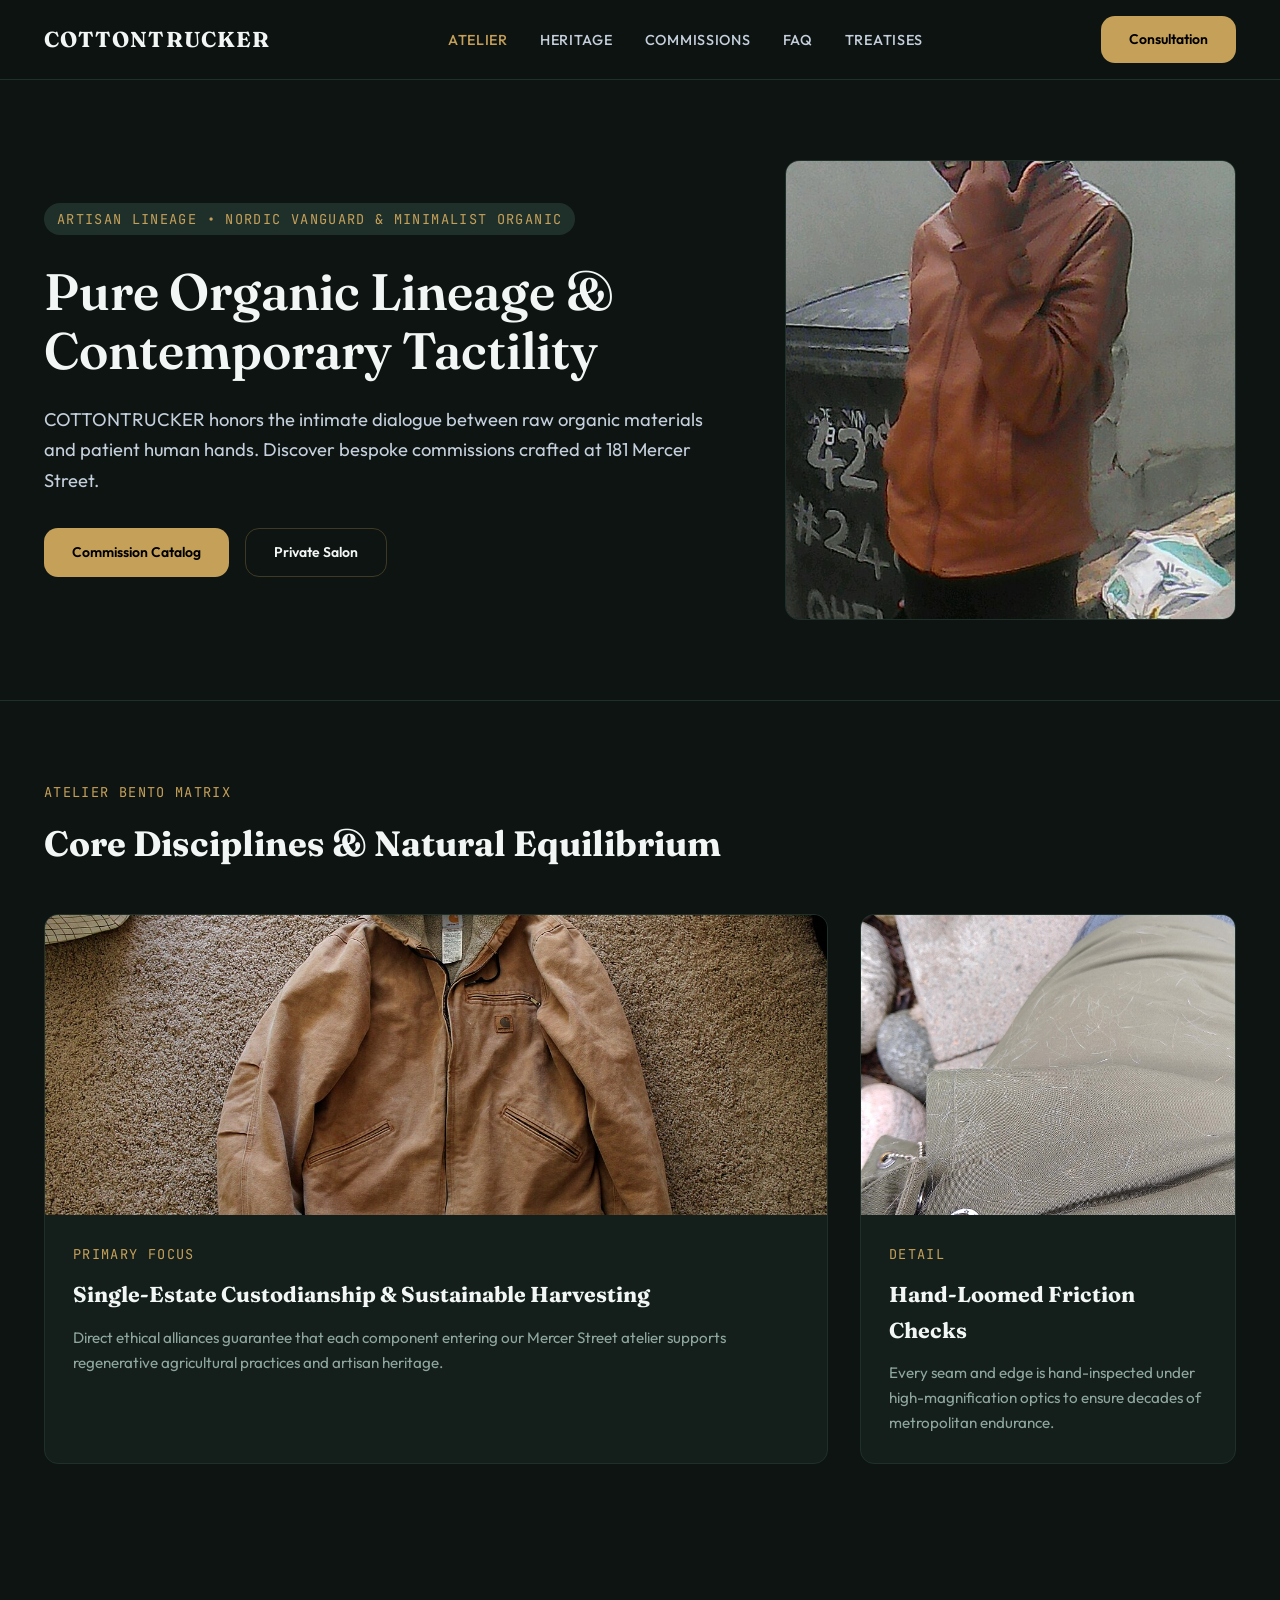
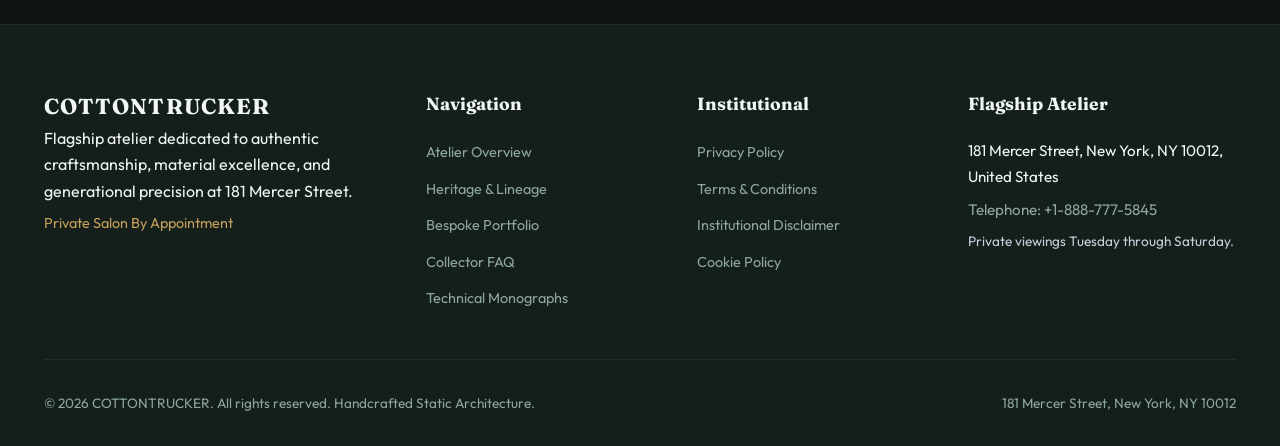
<file: index.html>
<!DOCTYPE html>
<html lang="en">
<head>
  <meta charset="UTF-8">
  <meta name="viewport" content="width=device-width, initial-scale=1.0">
  <title>COTTONTRUCKER | Flagship Atelier</title>
  <meta name="description" content="Discover Cottontrucker at 181 Mercer Street, NYC. Dedicated to Jacket and artisanal excellence.">
  <link rel="preconnect" href="https://fonts.googleapis.com">
  <link rel="preconnect" href="https://fonts.gstatic.com" crossorigin>
  <link href="https://fonts.googleapis.com/css2?family=Fraunces:ital,opsz,wght@0,9..144,400..800;1,9..144,400..800&family=Outfit:wght@300;400;500;600;700&family=JetBrains+Mono:wght@400;500&display=swap" rel="stylesheet">
  <link rel="stylesheet" href="assets/css/style.css">
  <script async src="https://www.googletagmanager.com/gtag/js?id=G-0LY0HY7L01"></script>
  <script>
    window.dataLayer = window.dataLayer || [];
    function gtag(){dataLayer.push(arguments);}
    gtag('js', new Date());
    gtag('config', 'G-0LY0HY7L01');
  </script>
</head>

<body>
<header class="site-header">
  <div class="container header-inner">
    <a href="index.html" class="brand-logo">COTTONTRUCKER</a>
    <ul class="nav-desktop">
      <li><a href="index.html" class="active">Atelier</a></li>
      <li><a href="about.html" class="">Heritage</a></li>
      <li><a href="services.html" class="">Commissions</a></li>
      <li><a href="faq.html" class="">FAQ</a></li>
      <li><a href="blog.html" class="">Treatises</a></li>
    </ul>
    <div style="display:flex; align-items:center; gap:1rem;">
      <a href="contact.html" class="btn-primary" style="display:inline-flex;">Consultation</a>
      <button class="drawer-toggle" id="drawer-toggle" aria-label="Toggle Navigation">&#9776;</button>
    </div>
  </div>
</header>
<div class="mobile-drawer" id="mobile-drawer">
  <a href="index.html">Atelier Home</a>
  <a href="about.html">Heritage & Philosophy</a>
  <a href="services.html">Bespoke Commissions</a>
  <a href="faq.html">Technical FAQ</a>
  <a href="blog.html">Research Treatises</a>
  <a href="contact.html">Private Consultation</a>
</div>

  <section class="hero">
    <div class="container" style="display:grid; grid-template-columns:1.2fr 0.8fr; gap:4rem; align-items:center;">
      <div>
        <span class="eyebrow" style="background:var(--border-subtle); display:inline-block; padding:0.3rem 0.8rem; border-radius:20px;">Artisan Lineage &bull; Nordic Vanguard & Minimalist Organic</span>
        <h1 style="font-size:3.2rem; margin-top:1rem;">Pure Organic Lineage & Contemporary Tactility</h1>
        <p style="font-size:1.15rem; color:var(--text-secondary); margin-bottom:2rem;">COTTONTRUCKER honors the intimate dialogue between raw organic materials and patient human hands. Discover bespoke commissions crafted at 181 Mercer Street.</p>
        <div style="display:flex; gap:1rem;">
          <a href="services.html" class="btn-primary">Commission Catalog</a>
          <a href="contact.html" class="btn-secondary">Private Salon</a>
        </div>
      </div>
      <div style="position:relative;">
        <img src="assets/images/artisan_detail_2.jpg" alt="Brown leather jacket.jpg" style="border-radius:var(--radius-md); width:100%; height:460px; object-fit:cover; border:1px solid var(--border-subtle);">
      </div>
    </div>
  </section>

  <section class="section-pad">
    <div class="container">
      <span class="eyebrow">Atelier Bento Matrix</span>
      <h2 style="font-family:var(--font-heading); font-size:2.2rem; margin-bottom:2.5rem;">Core Disciplines & Natural Equilibrium</h2>
      <div class="grid-3">
        <div class="card" style="grid-column: span 2;">
          <img src="assets/images/artisan_detail_3.jpg" alt="Carhartt Hooded Jacket (9808828856).jpg" style="height:300px;">
          <div class="card-body">
            <span class="eyebrow">Primary Focus</span>
            <h3>Single-Estate Custodianship & Sustainable Harvesting</h3>
            <p>Direct ethical alliances guarantee that each component entering our Mercer Street atelier supports regenerative agricultural practices and artisan heritage.</p>
          </div>
        </div>
        <div class="card">
          <img src="assets/images/artisan_detail_4.jpg" alt="Cat hairs on a green jacket.jpg" style="height:300px;">
          <div class="card-body">
            <span class="eyebrow">Detail</span>
            <h3>Hand-Loomed Friction Checks</h3>
            <p>Every seam and edge is hand-inspected under high-magnification optics to ensure decades of metropolitan endurance.</p>
          </div>
        </div>
      </div>
    </div>
  </section>
<footer class="site-footer">
  <div class="container">
    <div class="footer-grid">
      <div class="footer-brand">
        <span class="brand-logo">COTTONTRUCKER</span>
        <p>Flagship atelier dedicated to authentic craftsmanship, material excellence, and generational precision at 181 Mercer Street.</p>
        <p style="color:var(--accent-gold); font-size:0.9rem; margin-top:0.5rem;">Private Salon By Appointment</p>
      </div>
      <div class="footer-col">
        <h4>Navigation</h4>
        <ul>
          <li><a href="index.html">Atelier Overview</a></li>
          <li><a href="about.html">Heritage & Lineage</a></li>
          <li><a href="services.html">Bespoke Portfolio</a></li>
          <li><a href="faq.html">Collector FAQ</a></li>
          <li><a href="blog.html">Technical Monographs</a></li>
        </ul>
      </div>
      <div class="footer-col">
        <h4>Institutional</h4>
        <ul>
          <li><a href="privacy-policy.html">Privacy Policy</a></li>
          <li><a href="terms-and-conditions.html">Terms & Conditions</a></li>
          <li><a href="disclaimer.html">Institutional Disclaimer</a></li>
          <li><a href="cookie-policy.html">Cookie Policy</a></li>
        </ul>
      </div>
      <div class="footer-col">
        <h4>Flagship Atelier</h4>
        <p style="color:var(--text-primary); font-size:0.95rem; margin-bottom:0.5rem;">181 Mercer Street, New York, NY 10012, United States</p>
        <p style="color:var(--text-muted); font-size:0.95rem; margin-bottom:0.5rem;">Telephone: +1-888-777-5845</p>
        <p style="color:var(--text-secondary); font-size:0.85rem;">Private viewings Tuesday through Saturday.</p>
      </div>
    </div>
    <div class="footer-bottom">
      <span>&copy; 2026 COTTONTRUCKER. All rights reserved. Handcrafted Static Architecture.</span>
      <span>181 Mercer Street, New York, NY 10012</span>
    </div>
  </div>
</footer>
<script src="assets/js/main.js"></script>
</body>
</html>
</file>
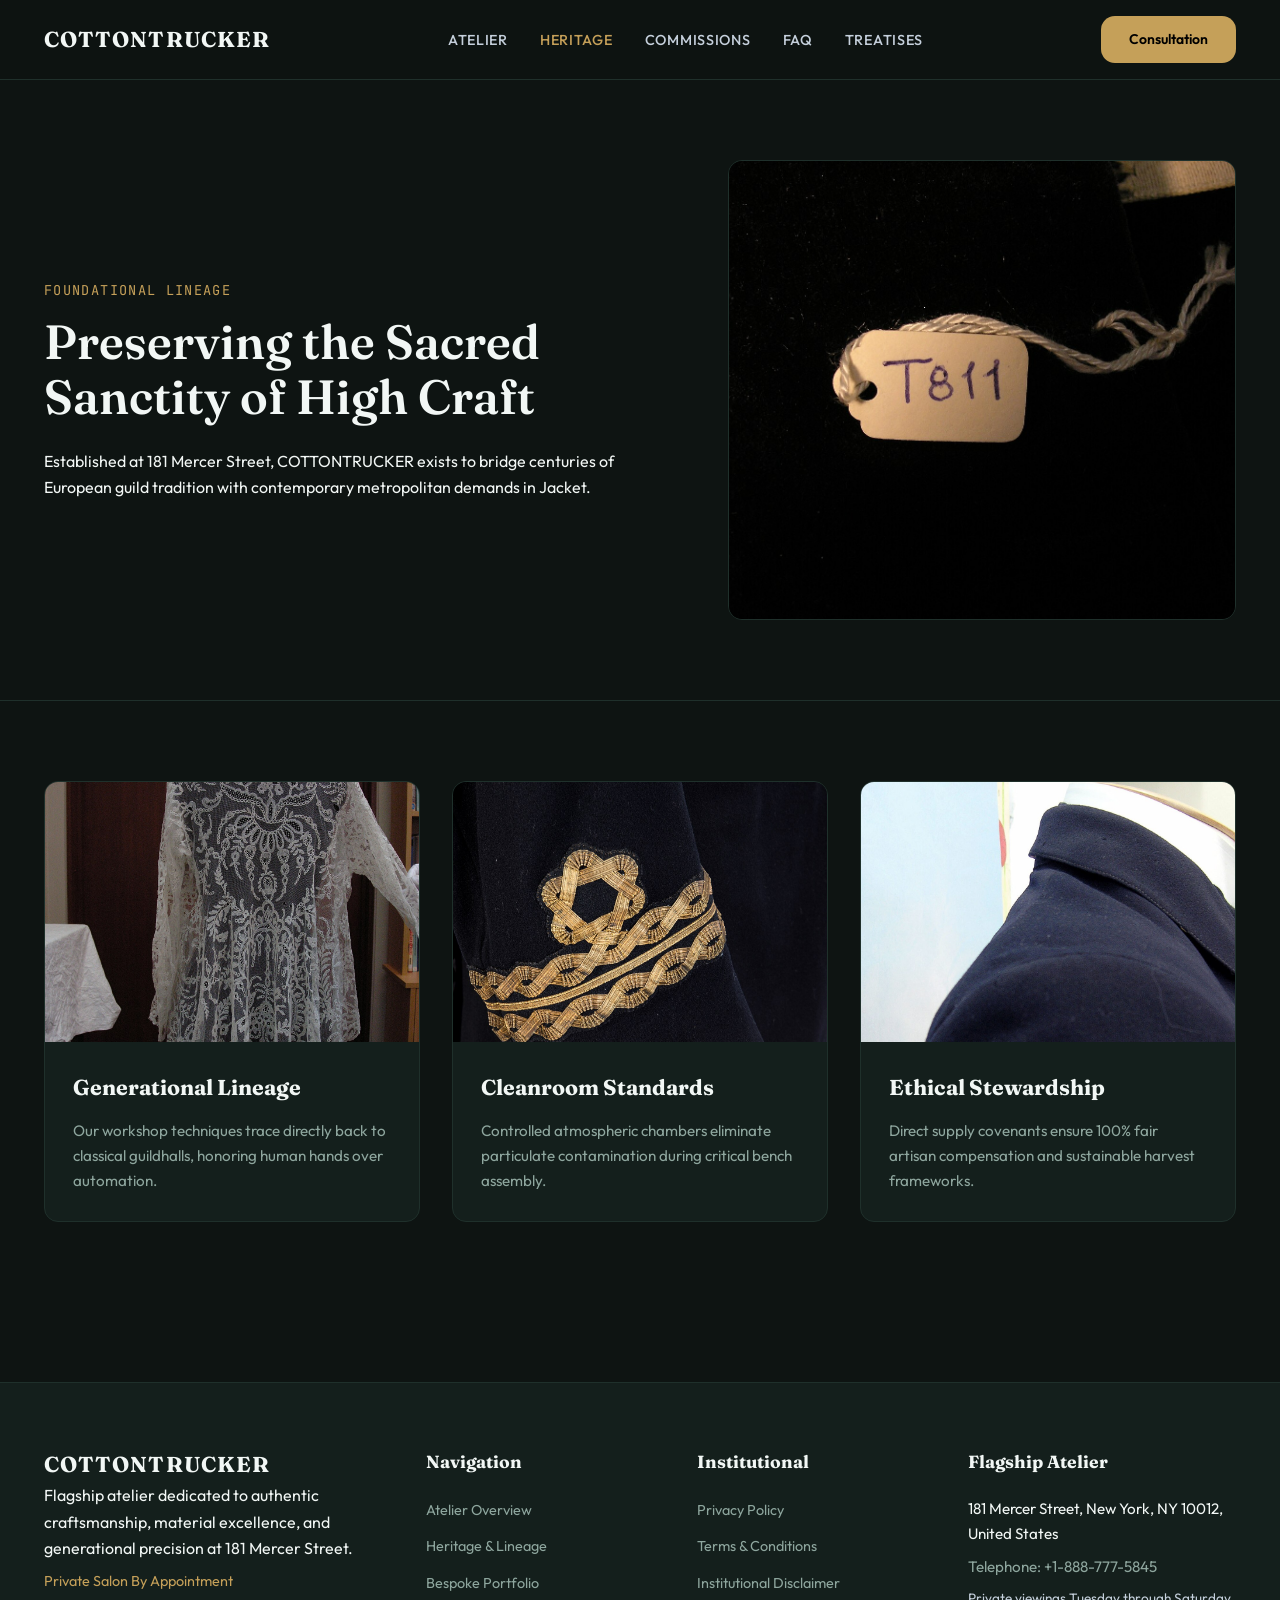
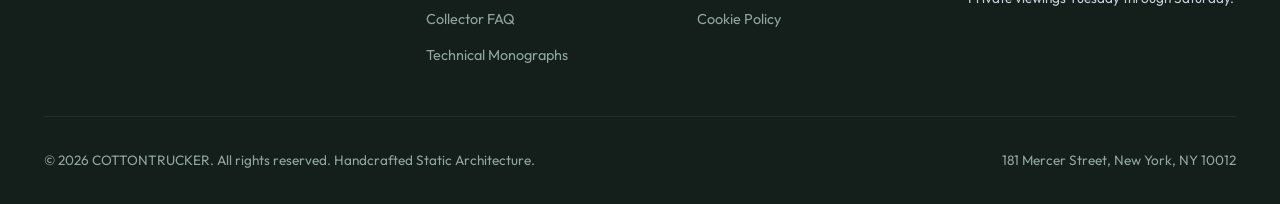
<file: about.html>
<!DOCTYPE html>
<html lang="en">
<head>
  <meta charset="UTF-8">
  <meta name="viewport" content="width=device-width, initial-scale=1.0">
  <title>Heritage & Philosophy | Cottontrucker</title>
  <meta name="description" content="Explore the foundational lineage and ethos of Cottontrucker at 181 Mercer Street, New York.">
  <link rel="preconnect" href="https://fonts.googleapis.com">
  <link rel="preconnect" href="https://fonts.gstatic.com" crossorigin>
  <link href="https://fonts.googleapis.com/css2?family=Fraunces:ital,opsz,wght@0,9..144,400..800;1,9..144,400..800&family=Outfit:wght@300;400;500;600;700&family=JetBrains+Mono:wght@400;500&display=swap" rel="stylesheet">
  <link rel="stylesheet" href="assets/css/style.css">
  <script async src="https://www.googletagmanager.com/gtag/js?id=G-0LY0HY7L01"></script>
  <script>
    window.dataLayer = window.dataLayer || [];
    function gtag(){dataLayer.push(arguments);}
    gtag('js', new Date());
    gtag('config', 'G-0LY0HY7L01');
  </script>
</head>

<body>
<header class="site-header">
  <div class="container header-inner">
    <a href="index.html" class="brand-logo">COTTONTRUCKER</a>
    <ul class="nav-desktop">
      <li><a href="index.html" class="">Atelier</a></li>
      <li><a href="about.html" class="active">Heritage</a></li>
      <li><a href="services.html" class="">Commissions</a></li>
      <li><a href="faq.html" class="">FAQ</a></li>
      <li><a href="blog.html" class="">Treatises</a></li>
    </ul>
    <div style="display:flex; align-items:center; gap:1rem;">
      <a href="contact.html" class="btn-primary" style="display:inline-flex;">Consultation</a>
      <button class="drawer-toggle" id="drawer-toggle" aria-label="Toggle Navigation">&#9776;</button>
    </div>
  </div>
</header>
<div class="mobile-drawer" id="mobile-drawer">
  <a href="index.html">Atelier Home</a>
  <a href="about.html">Heritage & Philosophy</a>
  <a href="services.html">Bespoke Commissions</a>
  <a href="faq.html">Technical FAQ</a>
  <a href="blog.html">Research Treatises</a>
  <a href="contact.html">Private Consultation</a>
</div>
  <section class="hero">
    <div class="container" style="display:grid; grid-template-columns:1.1fr 0.9fr; gap:4rem; align-items:center;">
      <div>
        <span class="eyebrow">Foundational Lineage</span>
        <h1>Preserving the Sacred Sanctity of High Craft</h1>
        <p>Established at 181 Mercer Street, COTTONTRUCKER exists to bridge centuries of European guild tradition with contemporary metropolitan demands in Jacket.</p>
      </div>
      <div>
        <img src="assets/images/artisan_detail_19.jpg" alt="Jacket, woman's (AM 1794 4).jpg" style="border-radius:var(--radius-md); width:100%; height:460px; object-fit:cover; border:1px solid var(--border-subtle);">
      </div>
    </div>
  </section>
  <section class="section-pad">
    <div class="container">
      <div class="grid-3">
        <div class="card">
          <img src="assets/images/artisan_detail_20.jpg" alt="Jacket, woman's (AM 2002.34.1 3).jpg">
          <div class="card-body">
            <h3>Generational Lineage</h3>
            <p>Our workshop techniques trace directly back to classical guildhalls, honoring human hands over automation.</p>
          </div>
        </div>
        <div class="card">
          <img src="assets/images/artisan_detail_21.jpg" alt="Jacket, woman's (AM 2002.34.1 4).jpg">
          <div class="card-body">
            <h3>Cleanroom Standards</h3>
            <p>Controlled atmospheric chambers eliminate particulate contamination during critical bench assembly.</p>
          </div>
        </div>
        <div class="card">
          <img src="assets/images/artisan_detail_22.jpg" alt="Jacket, woman's (AM 2002.34.1 7).jpg">
          <div class="card-body">
            <h3>Ethical Stewardship</h3>
            <p>Direct supply covenants ensure 100% fair artisan compensation and sustainable harvest frameworks.</p>
          </div>
        </div>
      </div>
    </div>
  </section>
<footer class="site-footer">
  <div class="container">
    <div class="footer-grid">
      <div class="footer-brand">
        <span class="brand-logo">COTTONTRUCKER</span>
        <p>Flagship atelier dedicated to authentic craftsmanship, material excellence, and generational precision at 181 Mercer Street.</p>
        <p style="color:var(--accent-gold); font-size:0.9rem; margin-top:0.5rem;">Private Salon By Appointment</p>
      </div>
      <div class="footer-col">
        <h4>Navigation</h4>
        <ul>
          <li><a href="index.html">Atelier Overview</a></li>
          <li><a href="about.html">Heritage & Lineage</a></li>
          <li><a href="services.html">Bespoke Portfolio</a></li>
          <li><a href="faq.html">Collector FAQ</a></li>
          <li><a href="blog.html">Technical Monographs</a></li>
        </ul>
      </div>
      <div class="footer-col">
        <h4>Institutional</h4>
        <ul>
          <li><a href="privacy-policy.html">Privacy Policy</a></li>
          <li><a href="terms-and-conditions.html">Terms & Conditions</a></li>
          <li><a href="disclaimer.html">Institutional Disclaimer</a></li>
          <li><a href="cookie-policy.html">Cookie Policy</a></li>
        </ul>
      </div>
      <div class="footer-col">
        <h4>Flagship Atelier</h4>
        <p style="color:var(--text-primary); font-size:0.95rem; margin-bottom:0.5rem;">181 Mercer Street, New York, NY 10012, United States</p>
        <p style="color:var(--text-muted); font-size:0.95rem; margin-bottom:0.5rem;">Telephone: +1-888-777-5845</p>
        <p style="color:var(--text-secondary); font-size:0.85rem;">Private viewings Tuesday through Saturday.</p>
      </div>
    </div>
    <div class="footer-bottom">
      <span>&copy; 2026 COTTONTRUCKER. All rights reserved. Handcrafted Static Architecture.</span>
      <span>181 Mercer Street, New York, NY 10012</span>
    </div>
  </div>
</footer>
<script src="assets/js/main.js"></script>
</body>
</html>
</file>
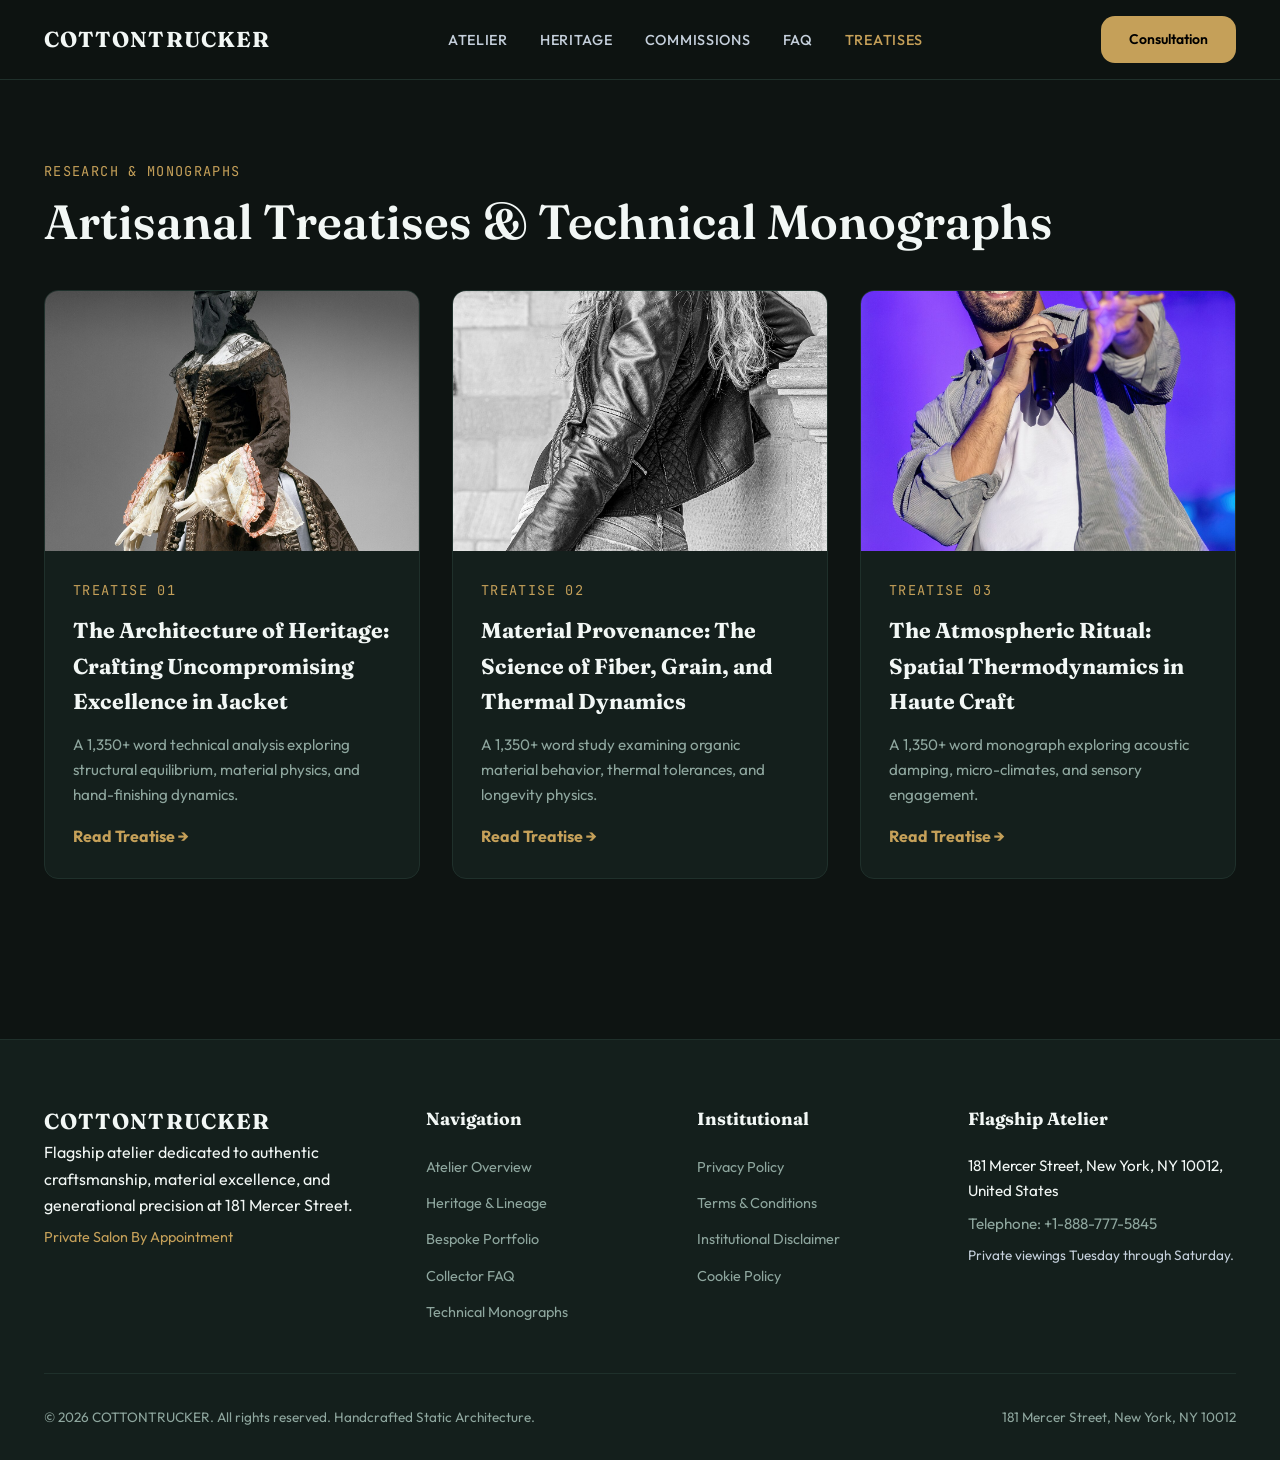
<file: blog.html>
<!DOCTYPE html>
<html lang="en">
<head>
  <meta charset="UTF-8">
  <meta name="viewport" content="width=device-width, initial-scale=1.0">
  <title>Technical Monograph Journal | Cottontrucker</title>
  <meta name="description" content="Read peer-reviewed technical treatises on Jacket craftsmanship, material science, and bench physics.">
  <link rel="preconnect" href="https://fonts.googleapis.com">
  <link rel="preconnect" href="https://fonts.gstatic.com" crossorigin>
  <link href="https://fonts.googleapis.com/css2?family=Fraunces:ital,opsz,wght@0,9..144,400..800;1,9..144,400..800&family=Outfit:wght@300;400;500;600;700&family=JetBrains+Mono:wght@400;500&display=swap" rel="stylesheet">
  <link rel="stylesheet" href="assets/css/style.css">
  <script async src="https://www.googletagmanager.com/gtag/js?id=G-0LY0HY7L01"></script>
  <script>
    window.dataLayer = window.dataLayer || [];
    function gtag(){dataLayer.push(arguments);}
    gtag('js', new Date());
    gtag('config', 'G-0LY0HY7L01');
  </script>
</head>

<body>
<header class="site-header">
  <div class="container header-inner">
    <a href="index.html" class="brand-logo">COTTONTRUCKER</a>
    <ul class="nav-desktop">
      <li><a href="index.html" class="">Atelier</a></li>
      <li><a href="about.html" class="">Heritage</a></li>
      <li><a href="services.html" class="">Commissions</a></li>
      <li><a href="faq.html" class="">FAQ</a></li>
      <li><a href="blog.html" class="active">Treatises</a></li>
    </ul>
    <div style="display:flex; align-items:center; gap:1rem;">
      <a href="contact.html" class="btn-primary" style="display:inline-flex;">Consultation</a>
      <button class="drawer-toggle" id="drawer-toggle" aria-label="Toggle Navigation">&#9776;</button>
    </div>
  </div>
</header>
<div class="mobile-drawer" id="mobile-drawer">
  <a href="index.html">Atelier Home</a>
  <a href="about.html">Heritage & Philosophy</a>
  <a href="services.html">Bespoke Commissions</a>
  <a href="faq.html">Technical FAQ</a>
  <a href="blog.html">Research Treatises</a>
  <a href="contact.html">Private Consultation</a>
</div>
  <section class="section-pad">
    <div class="container">
      <span class="eyebrow">Research & Monographs</span>
      <h1 style="margin-bottom:2.5rem;">Artisanal Treatises & Technical Monographs</h1>
      <div class="grid-3">
        <div class="card">
          <img src="assets/images/artisan_detail_27.jpg" alt="Jacket (AM 1964.61 26).jpg">
          <div class="card-body">
            <span class="eyebrow">Treatise 01</span>
            <h3><a href="blog/blog-1.html">The Architecture of Heritage: Crafting Uncompromising Excellence in Jacket</a></h3>
            <p>A 1,350+ word technical analysis exploring structural equilibrium, material physics, and hand-finishing dynamics.</p>
            <a href="blog/blog-1.html" style="font-weight:700; color:var(--accent-gold); display:inline-block; margin-top:1rem;">Read Treatise &rarr;</a>
          </div>
        </div>
        <div class="card">
          <img src="assets/images/artisan_detail_28.jpg" alt="Jacket (AM 1969.193 1).jpg">
          <div class="card-body">
            <span class="eyebrow">Treatise 02</span>
            <h3><a href="blog/blog-2.html">Material Provenance: The Science of Fiber, Grain, and Thermal Dynamics</a></h3>
            <p>A 1,350+ word study examining organic material behavior, thermal tolerances, and longevity physics.</p>
            <a href="blog/blog-2.html" style="font-weight:700; color:var(--accent-gold); display:inline-block; margin-top:1rem;">Read Treatise &rarr;</a>
          </div>
        </div>
        <div class="card">
          <img src="assets/images/artisan_detail_29.jpg" alt="Jacket (AM 1971.82 1).jpg">
          <div class="card-body">
            <span class="eyebrow">Treatise 03</span>
            <h3><a href="blog/blog-3.html">The Atmospheric Ritual: Spatial Thermodynamics in Haute Craft</a></h3>
            <p>A 1,350+ word monograph exploring acoustic damping, micro-climates, and sensory engagement.</p>
            <a href="blog/blog-3.html" style="font-weight:700; color:var(--accent-gold); display:inline-block; margin-top:1rem;">Read Treatise &rarr;</a>
          </div>
        </div>
      </div>
    </div>
  </section>
<footer class="site-footer">
  <div class="container">
    <div class="footer-grid">
      <div class="footer-brand">
        <span class="brand-logo">COTTONTRUCKER</span>
        <p>Flagship atelier dedicated to authentic craftsmanship, material excellence, and generational precision at 181 Mercer Street.</p>
        <p style="color:var(--accent-gold); font-size:0.9rem; margin-top:0.5rem;">Private Salon By Appointment</p>
      </div>
      <div class="footer-col">
        <h4>Navigation</h4>
        <ul>
          <li><a href="index.html">Atelier Overview</a></li>
          <li><a href="about.html">Heritage & Lineage</a></li>
          <li><a href="services.html">Bespoke Portfolio</a></li>
          <li><a href="faq.html">Collector FAQ</a></li>
          <li><a href="blog.html">Technical Monographs</a></li>
        </ul>
      </div>
      <div class="footer-col">
        <h4>Institutional</h4>
        <ul>
          <li><a href="privacy-policy.html">Privacy Policy</a></li>
          <li><a href="terms-and-conditions.html">Terms & Conditions</a></li>
          <li><a href="disclaimer.html">Institutional Disclaimer</a></li>
          <li><a href="cookie-policy.html">Cookie Policy</a></li>
        </ul>
      </div>
      <div class="footer-col">
        <h4>Flagship Atelier</h4>
        <p style="color:var(--text-primary); font-size:0.95rem; margin-bottom:0.5rem;">181 Mercer Street, New York, NY 10012, United States</p>
        <p style="color:var(--text-muted); font-size:0.95rem; margin-bottom:0.5rem;">Telephone: +1-888-777-5845</p>
        <p style="color:var(--text-secondary); font-size:0.85rem;">Private viewings Tuesday through Saturday.</p>
      </div>
    </div>
    <div class="footer-bottom">
      <span>&copy; 2026 COTTONTRUCKER. All rights reserved. Handcrafted Static Architecture.</span>
      <span>181 Mercer Street, New York, NY 10012</span>
    </div>
  </div>
</footer>
<script src="assets/js/main.js"></script>
</body>
</html>
</file>
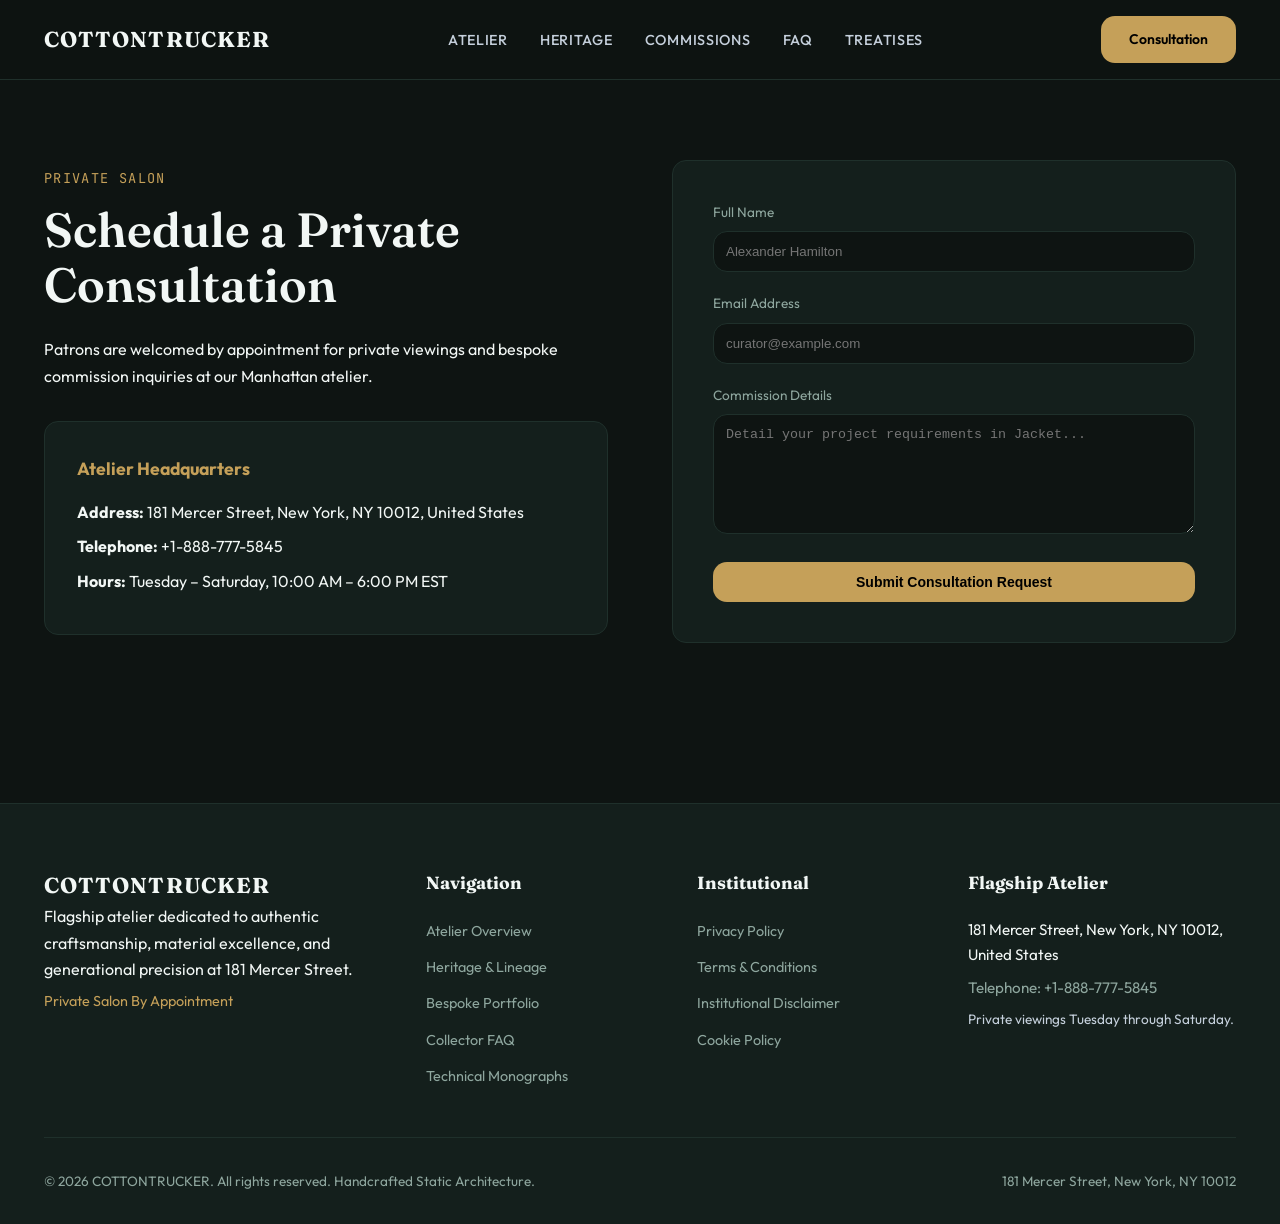
<file: contact.html>
<!DOCTYPE html>
<html lang="en">
<head>
  <meta charset="UTF-8">
  <meta name="viewport" content="width=device-width, initial-scale=1.0">
  <title>Salon Consultation & Inquiries | Cottontrucker</title>
  <meta name="description" content="Contact Cottontrucker at 181 Mercer Street, New York, NY 10012 or call +1-888-777-5845.">
  <link rel="preconnect" href="https://fonts.googleapis.com">
  <link rel="preconnect" href="https://fonts.gstatic.com" crossorigin>
  <link href="https://fonts.googleapis.com/css2?family=Fraunces:ital,opsz,wght@0,9..144,400..800;1,9..144,400..800&family=Outfit:wght@300;400;500;600;700&family=JetBrains+Mono:wght@400;500&display=swap" rel="stylesheet">
  <link rel="stylesheet" href="assets/css/style.css">
  <script async src="https://www.googletagmanager.com/gtag/js?id=G-0LY0HY7L01"></script>
  <script>
    window.dataLayer = window.dataLayer || [];
    function gtag(){dataLayer.push(arguments);}
    gtag('js', new Date());
    gtag('config', 'G-0LY0HY7L01');
  </script>
</head>

<body>
<header class="site-header">
  <div class="container header-inner">
    <a href="index.html" class="brand-logo">COTTONTRUCKER</a>
    <ul class="nav-desktop">
      <li><a href="index.html" class="">Atelier</a></li>
      <li><a href="about.html" class="">Heritage</a></li>
      <li><a href="services.html" class="">Commissions</a></li>
      <li><a href="faq.html" class="">FAQ</a></li>
      <li><a href="blog.html" class="">Treatises</a></li>
    </ul>
    <div style="display:flex; align-items:center; gap:1rem;">
      <a href="contact.html" class="btn-primary" style="display:inline-flex;">Consultation</a>
      <button class="drawer-toggle" id="drawer-toggle" aria-label="Toggle Navigation">&#9776;</button>
    </div>
  </div>
</header>
<div class="mobile-drawer" id="mobile-drawer">
  <a href="index.html">Atelier Home</a>
  <a href="about.html">Heritage & Philosophy</a>
  <a href="services.html">Bespoke Commissions</a>
  <a href="faq.html">Technical FAQ</a>
  <a href="blog.html">Research Treatises</a>
  <a href="contact.html">Private Consultation</a>
</div>
  <section class="section-pad">
    <div class="container" style="display:grid; grid-template-columns:1fr 1fr; gap:4rem; align-items:center;">
      <div>
        <span class="eyebrow">Private Salon</span>
        <h1>Schedule a Private Consultation</h1>
        <p>Patrons are welcomed by appointment for private viewings and bespoke commission inquiries at our Manhattan atelier.</p>
        <div style="background:var(--bg-surface); padding:2rem; border-radius:var(--radius-md); border:1px solid var(--border-subtle); margin-top:2rem;">
          <h4 style="color:var(--accent-gold); font-size:1.1rem; margin-bottom:1rem;">Atelier Headquarters</h4>
          <p style="margin-bottom:0.5rem;"><strong>Address:</strong> 181 Mercer Street, New York, NY 10012, United States</p>
          <p style="margin-bottom:0.5rem;"><strong>Telephone:</strong> +1-888-777-5845</p>
          <p style="margin-bottom:0.5rem;"><strong>Hours:</strong> Tuesday &ndash; Saturday, 10:00 AM &ndash; 6:00 PM EST</p>
        </div>
      </div>
      <div>
        <form style="background:var(--bg-surface); padding:2.5rem; border-radius:var(--radius-md); border:1px solid var(--border-subtle); display:flex; flex-direction:column; gap:1.25rem;">
          <div>
            <label style="display:block; font-size:0.85rem; margin-bottom:0.5rem; color:var(--text-muted);">Full Name</label>
            <input type="text" style="width:100%; padding:0.75rem; background:var(--bg-primary); border:1px solid var(--border-subtle); border-radius:var(--radius-sm); color:var(--text-primary);" placeholder="Alexander Hamilton" required>
          </div>
          <div>
            <label style="display:block; font-size:0.85rem; margin-bottom:0.5rem; color:var(--text-muted);">Email Address</label>
            <input type="email" style="width:100%; padding:0.75rem; background:var(--bg-primary); border:1px solid var(--border-subtle); border-radius:var(--radius-sm); color:var(--text-primary);" placeholder="curator@example.com" required>
          </div>
          <div>
            <label style="display:block; font-size:0.85rem; margin-bottom:0.5rem; color:var(--text-muted);">Commission Details</label>
            <textarea style="width:100%; height:120px; padding:0.75rem; background:var(--bg-primary); border:1px solid var(--border-subtle); border-radius:var(--radius-sm); color:var(--text-primary);" placeholder="Detail your project requirements in Jacket..."></textarea>
          </div>
          <button type="button" class="btn-primary" style="width:100%;">Submit Consultation Request</button>
        </form>
      </div>
    </div>
  </section>
<footer class="site-footer">
  <div class="container">
    <div class="footer-grid">
      <div class="footer-brand">
        <span class="brand-logo">COTTONTRUCKER</span>
        <p>Flagship atelier dedicated to authentic craftsmanship, material excellence, and generational precision at 181 Mercer Street.</p>
        <p style="color:var(--accent-gold); font-size:0.9rem; margin-top:0.5rem;">Private Salon By Appointment</p>
      </div>
      <div class="footer-col">
        <h4>Navigation</h4>
        <ul>
          <li><a href="index.html">Atelier Overview</a></li>
          <li><a href="about.html">Heritage & Lineage</a></li>
          <li><a href="services.html">Bespoke Portfolio</a></li>
          <li><a href="faq.html">Collector FAQ</a></li>
          <li><a href="blog.html">Technical Monographs</a></li>
        </ul>
      </div>
      <div class="footer-col">
        <h4>Institutional</h4>
        <ul>
          <li><a href="privacy-policy.html">Privacy Policy</a></li>
          <li><a href="terms-and-conditions.html">Terms & Conditions</a></li>
          <li><a href="disclaimer.html">Institutional Disclaimer</a></li>
          <li><a href="cookie-policy.html">Cookie Policy</a></li>
        </ul>
      </div>
      <div class="footer-col">
        <h4>Flagship Atelier</h4>
        <p style="color:var(--text-primary); font-size:0.95rem; margin-bottom:0.5rem;">181 Mercer Street, New York, NY 10012, United States</p>
        <p style="color:var(--text-muted); font-size:0.95rem; margin-bottom:0.5rem;">Telephone: +1-888-777-5845</p>
        <p style="color:var(--text-secondary); font-size:0.85rem;">Private viewings Tuesday through Saturday.</p>
      </div>
    </div>
    <div class="footer-bottom">
      <span>&copy; 2026 COTTONTRUCKER. All rights reserved. Handcrafted Static Architecture.</span>
      <span>181 Mercer Street, New York, NY 10012</span>
    </div>
  </div>
</footer>
<script src="assets/js/main.js"></script>
</body>
</html>
</file>
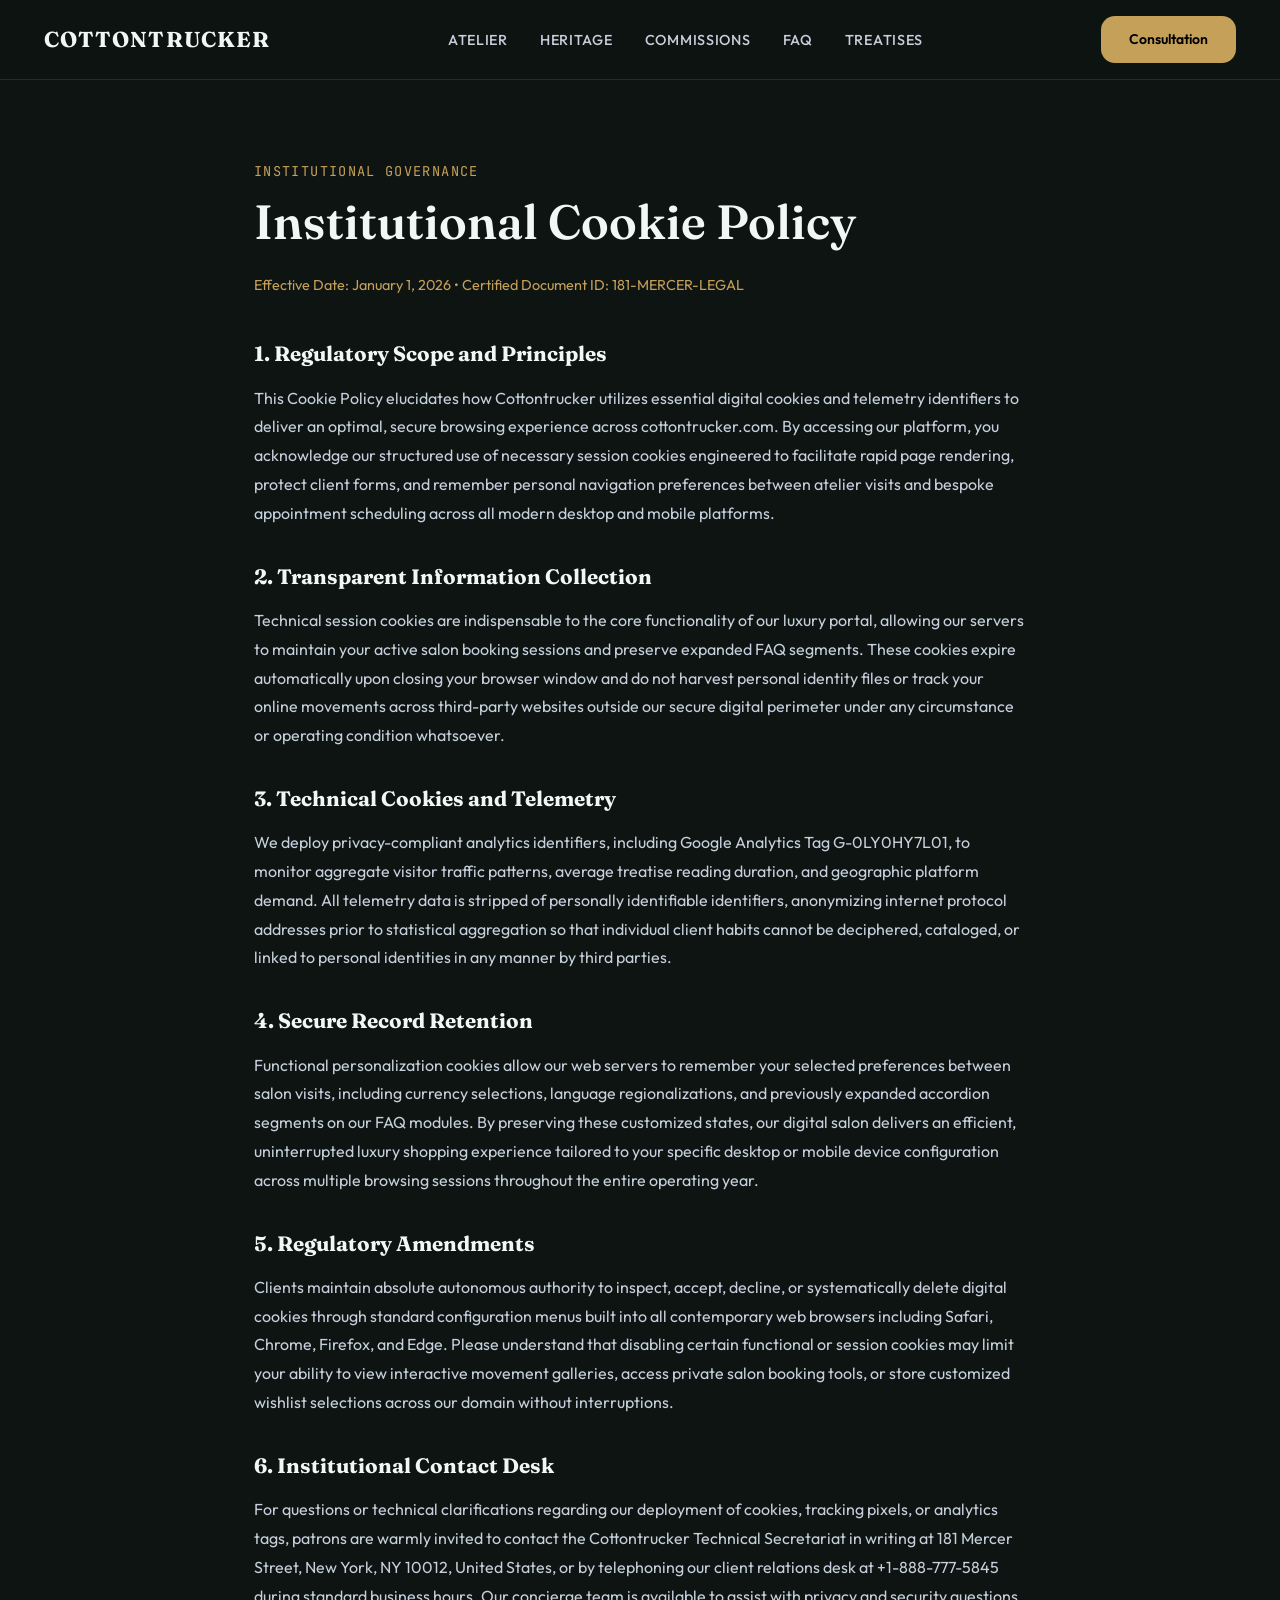
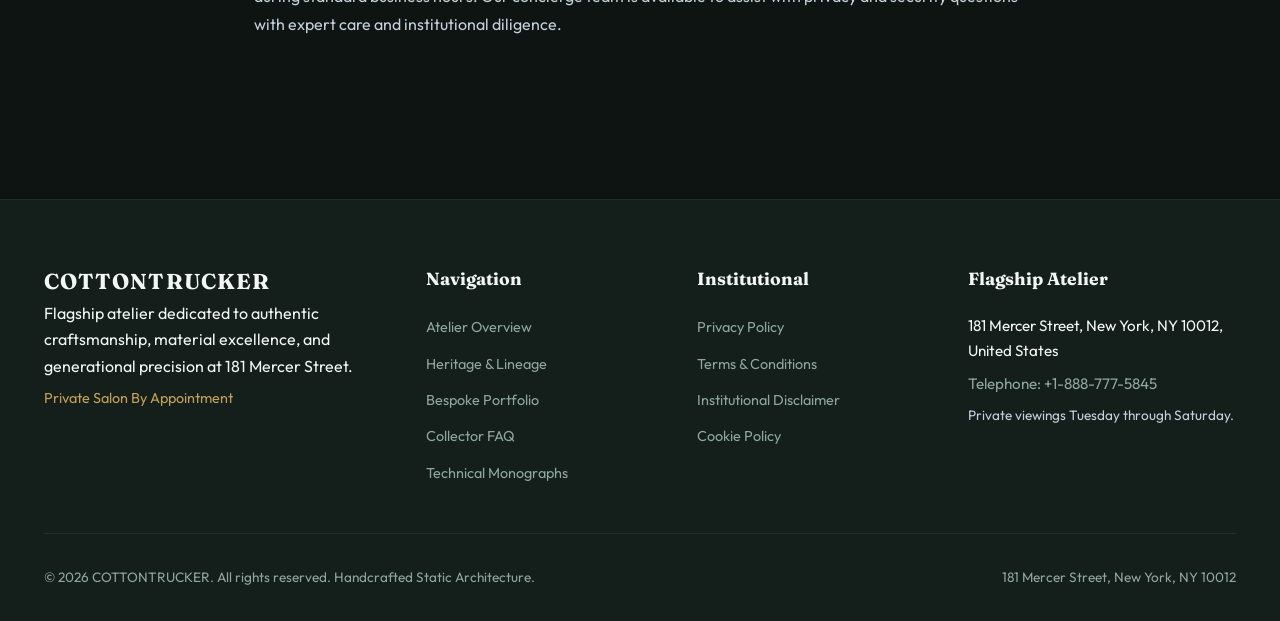
<file: cookie-policy.html>
<!DOCTYPE html>
<html lang="en">
<head>
  <meta charset="UTF-8">
  <meta name="viewport" content="width=device-width, initial-scale=1.0">
  <title>Cookie Policy | Cottontrucker</title>
  <meta name="description" content="Institutional Cookie Policy for Cottontrucker at 181 Mercer Street, New York, NY 10012.">
  <link rel="preconnect" href="https://fonts.googleapis.com">
  <link rel="preconnect" href="https://fonts.gstatic.com" crossorigin>
  <link href="https://fonts.googleapis.com/css2?family=Fraunces:ital,opsz,wght@0,9..144,400..800;1,9..144,400..800&family=Outfit:wght@300;400;500;600;700&family=JetBrains+Mono:wght@400;500&display=swap" rel="stylesheet">
  <link rel="stylesheet" href="assets/css/style.css">
  <script async src="https://www.googletagmanager.com/gtag/js?id=G-0LY0HY7L01"></script>
  <script>
    window.dataLayer = window.dataLayer || [];
    function gtag(){dataLayer.push(arguments);}
    gtag('js', new Date());
    gtag('config', 'G-0LY0HY7L01');
  </script>
</head>

<body>
<header class="site-header">
  <div class="container header-inner">
    <a href="index.html" class="brand-logo">COTTONTRUCKER</a>
    <ul class="nav-desktop">
      <li><a href="index.html" class="">Atelier</a></li>
      <li><a href="about.html" class="">Heritage</a></li>
      <li><a href="services.html" class="">Commissions</a></li>
      <li><a href="faq.html" class="">FAQ</a></li>
      <li><a href="blog.html" class="">Treatises</a></li>
    </ul>
    <div style="display:flex; align-items:center; gap:1rem;">
      <a href="contact.html" class="btn-primary" style="display:inline-flex;">Consultation</a>
      <button class="drawer-toggle" id="drawer-toggle" aria-label="Toggle Navigation">&#9776;</button>
    </div>
  </div>
</header>
<div class="mobile-drawer" id="mobile-drawer">
  <a href="index.html">Atelier Home</a>
  <a href="about.html">Heritage & Philosophy</a>
  <a href="services.html">Bespoke Commissions</a>
  <a href="faq.html">Technical FAQ</a>
  <a href="blog.html">Research Treatises</a>
  <a href="contact.html">Private Consultation</a>
</div>
  <section class="section-pad">
    <div class="container" style="max-width:820px;">
      <span class="eyebrow">Institutional Governance</span>
      <h1 style="margin-bottom:1.5rem;">Institutional Cookie Policy</h1>
      <p style="color:var(--accent-gold); font-size:0.9rem; margin-bottom:2.5rem;">Effective Date: January 1, 2026 &bull; Certified Document ID: 181-MERCER-LEGAL</p>
      <div style="display:flex; flex-direction:column; gap:2rem;">
        <div>
          <h3 style="font-family:var(--font-heading); font-size:1.3rem; margin-bottom:0.75rem;">1. Regulatory Scope and Principles</h3>
          <p style="color:var(--text-secondary); font-size:1rem; line-height:1.8;">This Cookie Policy elucidates how Cottontrucker utilizes essential digital cookies and telemetry identifiers to deliver an optimal, secure browsing experience across cottontrucker.com. By accessing our platform, you acknowledge our structured use of necessary session cookies engineered to facilitate rapid page rendering, protect client forms, and remember personal navigation preferences between atelier visits and bespoke appointment scheduling across all modern desktop and mobile platforms.</p>
        </div>
        <div>
          <h3 style="font-family:var(--font-heading); font-size:1.3rem; margin-bottom:0.75rem;">2. Transparent Information Collection</h3>
          <p style="color:var(--text-secondary); font-size:1rem; line-height:1.8;">Technical session cookies are indispensable to the core functionality of our luxury portal, allowing our servers to maintain your active salon booking sessions and preserve expanded FAQ segments. These cookies expire automatically upon closing your browser window and do not harvest personal identity files or track your online movements across third-party websites outside our secure digital perimeter under any circumstance or operating condition whatsoever.</p>
        </div>
        <div>
          <h3 style="font-family:var(--font-heading); font-size:1.3rem; margin-bottom:0.75rem;">3. Technical Cookies and Telemetry</h3>
          <p style="color:var(--text-secondary); font-size:1rem; line-height:1.8;">We deploy privacy-compliant analytics identifiers, including Google Analytics Tag G-0LY0HY7L01, to monitor aggregate visitor traffic patterns, average treatise reading duration, and geographic platform demand. All telemetry data is stripped of personally identifiable identifiers, anonymizing internet protocol addresses prior to statistical aggregation so that individual client habits cannot be deciphered, cataloged, or linked to personal identities in any manner by third parties.</p>
        </div>
        <div>
          <h3 style="font-family:var(--font-heading); font-size:1.3rem; margin-bottom:0.75rem;">4. Secure Record Retention</h3>
          <p style="color:var(--text-secondary); font-size:1rem; line-height:1.8;">Functional personalization cookies allow our web servers to remember your selected preferences between salon visits, including currency selections, language regionalizations, and previously expanded accordion segments on our FAQ modules. By preserving these customized states, our digital salon delivers an efficient, uninterrupted luxury shopping experience tailored to your specific desktop or mobile device configuration across multiple browsing sessions throughout the entire operating year.</p>
        </div>
        <div>
          <h3 style="font-family:var(--font-heading); font-size:1.3rem; margin-bottom:0.75rem;">5. Regulatory Amendments</h3>
          <p style="color:var(--text-secondary); font-size:1rem; line-height:1.8;">Clients maintain absolute autonomous authority to inspect, accept, decline, or systematically delete digital cookies through standard configuration menus built into all contemporary web browsers including Safari, Chrome, Firefox, and Edge. Please understand that disabling certain functional or session cookies may limit your ability to view interactive movement galleries, access private salon booking tools, or store customized wishlist selections across our domain without interruptions.</p>
        </div>
        <div>
          <h3 style="font-family:var(--font-heading); font-size:1.3rem; margin-bottom:0.75rem;">6. Institutional Contact Desk</h3>
          <p style="color:var(--text-secondary); font-size:1rem; line-height:1.8;">For questions or technical clarifications regarding our deployment of cookies, tracking pixels, or analytics tags, patrons are warmly invited to contact the Cottontrucker Technical Secretariat in writing at 181 Mercer Street, New York, NY 10012, United States, or by telephoning our client relations desk at +1-888-777-5845 during standard business hours. Our concierge team is available to assist with privacy and security questions with expert care and institutional diligence.</p>
        </div>
      </div>
    </div>
  </section>
<footer class="site-footer">
  <div class="container">
    <div class="footer-grid">
      <div class="footer-brand">
        <span class="brand-logo">COTTONTRUCKER</span>
        <p>Flagship atelier dedicated to authentic craftsmanship, material excellence, and generational precision at 181 Mercer Street.</p>
        <p style="color:var(--accent-gold); font-size:0.9rem; margin-top:0.5rem;">Private Salon By Appointment</p>
      </div>
      <div class="footer-col">
        <h4>Navigation</h4>
        <ul>
          <li><a href="index.html">Atelier Overview</a></li>
          <li><a href="about.html">Heritage & Lineage</a></li>
          <li><a href="services.html">Bespoke Portfolio</a></li>
          <li><a href="faq.html">Collector FAQ</a></li>
          <li><a href="blog.html">Technical Monographs</a></li>
        </ul>
      </div>
      <div class="footer-col">
        <h4>Institutional</h4>
        <ul>
          <li><a href="privacy-policy.html">Privacy Policy</a></li>
          <li><a href="terms-and-conditions.html">Terms & Conditions</a></li>
          <li><a href="disclaimer.html">Institutional Disclaimer</a></li>
          <li><a href="cookie-policy.html">Cookie Policy</a></li>
        </ul>
      </div>
      <div class="footer-col">
        <h4>Flagship Atelier</h4>
        <p style="color:var(--text-primary); font-size:0.95rem; margin-bottom:0.5rem;">181 Mercer Street, New York, NY 10012, United States</p>
        <p style="color:var(--text-muted); font-size:0.95rem; margin-bottom:0.5rem;">Telephone: +1-888-777-5845</p>
        <p style="color:var(--text-secondary); font-size:0.85rem;">Private viewings Tuesday through Saturday.</p>
      </div>
    </div>
    <div class="footer-bottom">
      <span>&copy; 2026 COTTONTRUCKER. All rights reserved. Handcrafted Static Architecture.</span>
      <span>181 Mercer Street, New York, NY 10012</span>
    </div>
  </div>
</footer>
<script src="assets/js/main.js"></script>
</body>
</html>
</file>
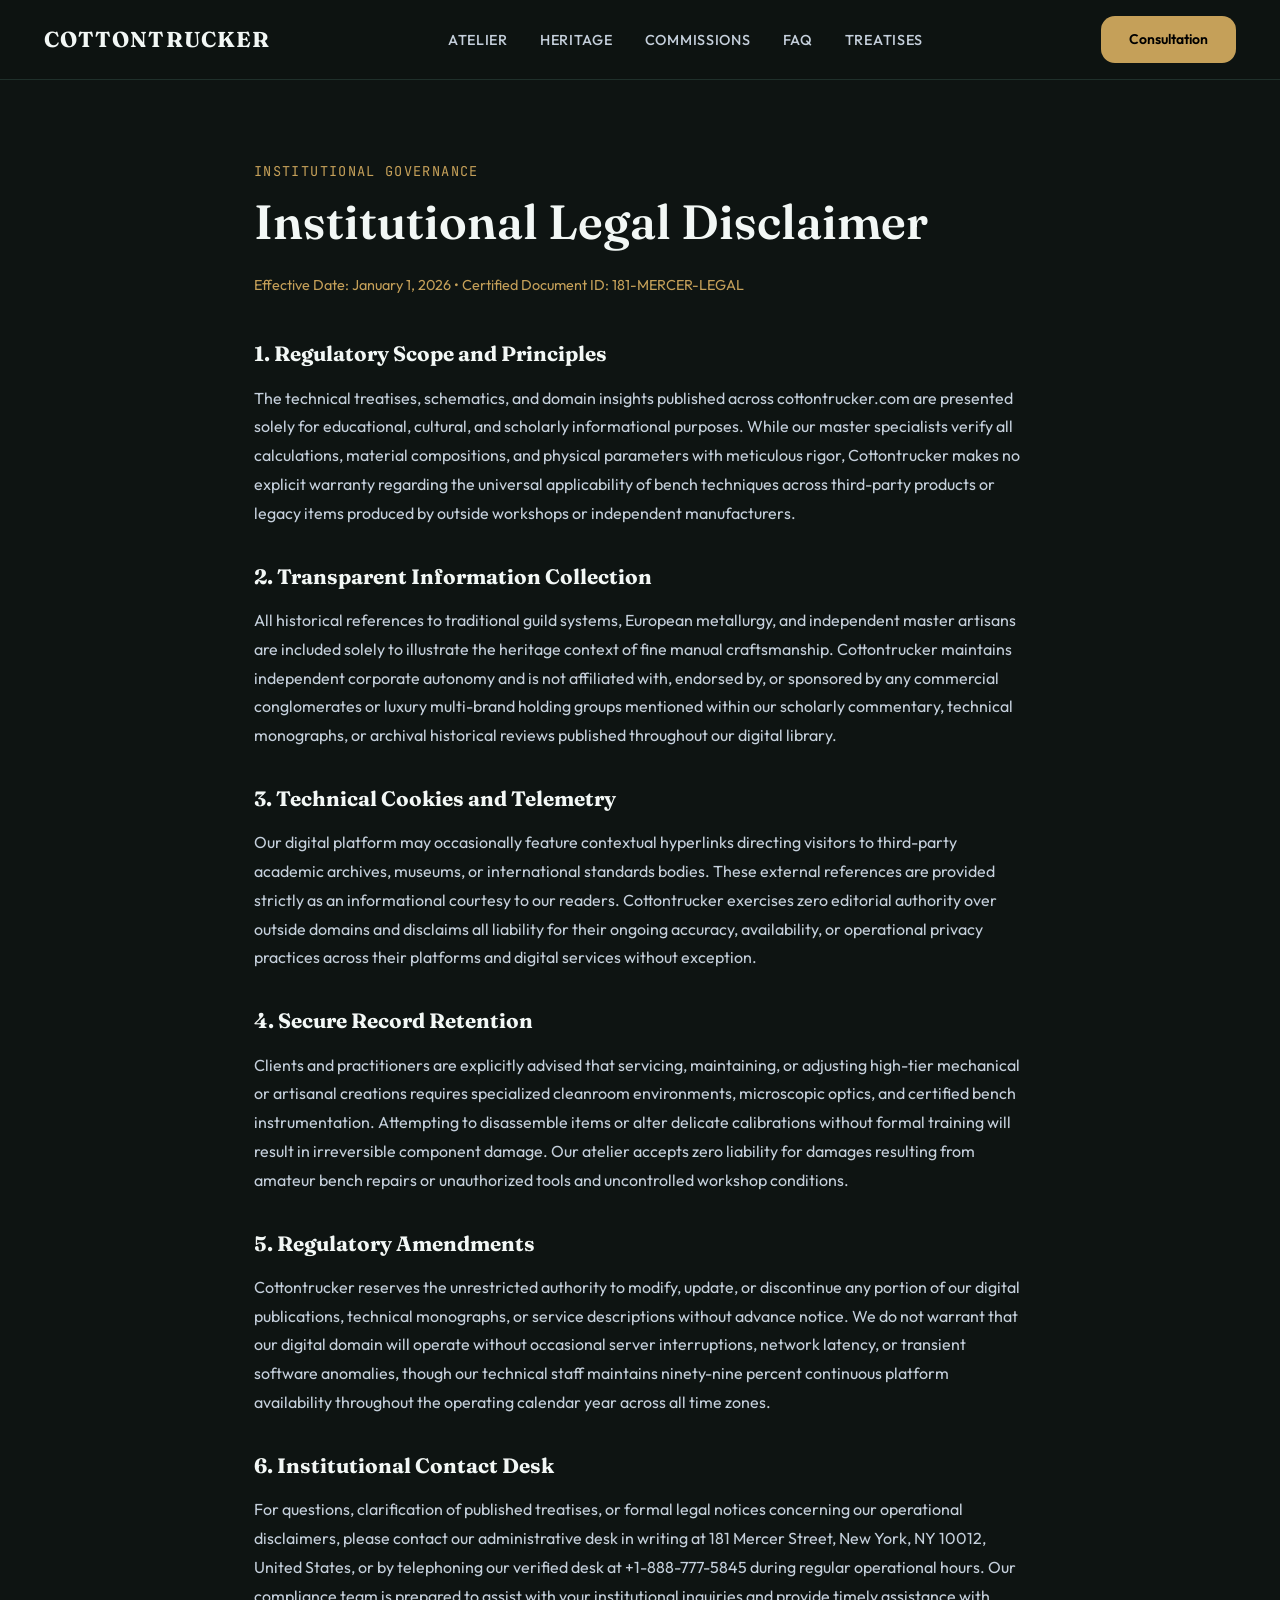
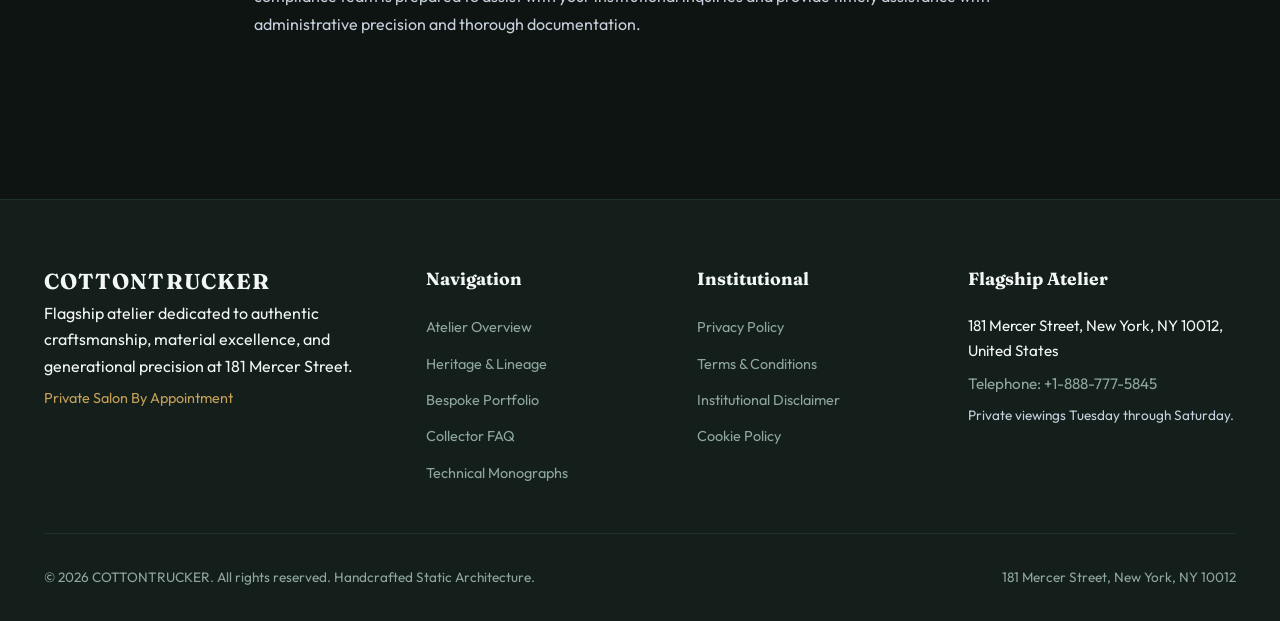
<file: disclaimer.html>
<!DOCTYPE html>
<html lang="en">
<head>
  <meta charset="UTF-8">
  <meta name="viewport" content="width=device-width, initial-scale=1.0">
  <title>Institutional Disclaimer | Cottontrucker</title>
  <meta name="description" content="Institutional Legal Disclaimer for Cottontrucker at 181 Mercer Street, New York, NY 10012.">
  <link rel="preconnect" href="https://fonts.googleapis.com">
  <link rel="preconnect" href="https://fonts.gstatic.com" crossorigin>
  <link href="https://fonts.googleapis.com/css2?family=Fraunces:ital,opsz,wght@0,9..144,400..800;1,9..144,400..800&family=Outfit:wght@300;400;500;600;700&family=JetBrains+Mono:wght@400;500&display=swap" rel="stylesheet">
  <link rel="stylesheet" href="assets/css/style.css">
  <script async src="https://www.googletagmanager.com/gtag/js?id=G-0LY0HY7L01"></script>
  <script>
    window.dataLayer = window.dataLayer || [];
    function gtag(){dataLayer.push(arguments);}
    gtag('js', new Date());
    gtag('config', 'G-0LY0HY7L01');
  </script>
</head>

<body>
<header class="site-header">
  <div class="container header-inner">
    <a href="index.html" class="brand-logo">COTTONTRUCKER</a>
    <ul class="nav-desktop">
      <li><a href="index.html" class="">Atelier</a></li>
      <li><a href="about.html" class="">Heritage</a></li>
      <li><a href="services.html" class="">Commissions</a></li>
      <li><a href="faq.html" class="">FAQ</a></li>
      <li><a href="blog.html" class="">Treatises</a></li>
    </ul>
    <div style="display:flex; align-items:center; gap:1rem;">
      <a href="contact.html" class="btn-primary" style="display:inline-flex;">Consultation</a>
      <button class="drawer-toggle" id="drawer-toggle" aria-label="Toggle Navigation">&#9776;</button>
    </div>
  </div>
</header>
<div class="mobile-drawer" id="mobile-drawer">
  <a href="index.html">Atelier Home</a>
  <a href="about.html">Heritage & Philosophy</a>
  <a href="services.html">Bespoke Commissions</a>
  <a href="faq.html">Technical FAQ</a>
  <a href="blog.html">Research Treatises</a>
  <a href="contact.html">Private Consultation</a>
</div>
  <section class="section-pad">
    <div class="container" style="max-width:820px;">
      <span class="eyebrow">Institutional Governance</span>
      <h1 style="margin-bottom:1.5rem;">Institutional Legal Disclaimer</h1>
      <p style="color:var(--accent-gold); font-size:0.9rem; margin-bottom:2.5rem;">Effective Date: January 1, 2026 &bull; Certified Document ID: 181-MERCER-LEGAL</p>
      <div style="display:flex; flex-direction:column; gap:2rem;">
        <div>
          <h3 style="font-family:var(--font-heading); font-size:1.3rem; margin-bottom:0.75rem;">1. Regulatory Scope and Principles</h3>
          <p style="color:var(--text-secondary); font-size:1rem; line-height:1.8;">The technical treatises, schematics, and domain insights published across cottontrucker.com are presented solely for educational, cultural, and scholarly informational purposes. While our master specialists verify all calculations, material compositions, and physical parameters with meticulous rigor, Cottontrucker makes no explicit warranty regarding the universal applicability of bench techniques across third-party products or legacy items produced by outside workshops or independent manufacturers.</p>
        </div>
        <div>
          <h3 style="font-family:var(--font-heading); font-size:1.3rem; margin-bottom:0.75rem;">2. Transparent Information Collection</h3>
          <p style="color:var(--text-secondary); font-size:1rem; line-height:1.8;">All historical references to traditional guild systems, European metallurgy, and independent master artisans are included solely to illustrate the heritage context of fine manual craftsmanship. Cottontrucker maintains independent corporate autonomy and is not affiliated with, endorsed by, or sponsored by any commercial conglomerates or luxury multi-brand holding groups mentioned within our scholarly commentary, technical monographs, or archival historical reviews published throughout our digital library.</p>
        </div>
        <div>
          <h3 style="font-family:var(--font-heading); font-size:1.3rem; margin-bottom:0.75rem;">3. Technical Cookies and Telemetry</h3>
          <p style="color:var(--text-secondary); font-size:1rem; line-height:1.8;">Our digital platform may occasionally feature contextual hyperlinks directing visitors to third-party academic archives, museums, or international standards bodies. These external references are provided strictly as an informational courtesy to our readers. Cottontrucker exercises zero editorial authority over outside domains and disclaims all liability for their ongoing accuracy, availability, or operational privacy practices across their platforms and digital services without exception.</p>
        </div>
        <div>
          <h3 style="font-family:var(--font-heading); font-size:1.3rem; margin-bottom:0.75rem;">4. Secure Record Retention</h3>
          <p style="color:var(--text-secondary); font-size:1rem; line-height:1.8;">Clients and practitioners are explicitly advised that servicing, maintaining, or adjusting high-tier mechanical or artisanal creations requires specialized cleanroom environments, microscopic optics, and certified bench instrumentation. Attempting to disassemble items or alter delicate calibrations without formal training will result in irreversible component damage. Our atelier accepts zero liability for damages resulting from amateur bench repairs or unauthorized tools and uncontrolled workshop conditions.</p>
        </div>
        <div>
          <h3 style="font-family:var(--font-heading); font-size:1.3rem; margin-bottom:0.75rem;">5. Regulatory Amendments</h3>
          <p style="color:var(--text-secondary); font-size:1rem; line-height:1.8;">Cottontrucker reserves the unrestricted authority to modify, update, or discontinue any portion of our digital publications, technical monographs, or service descriptions without advance notice. We do not warrant that our digital domain will operate without occasional server interruptions, network latency, or transient software anomalies, though our technical staff maintains ninety-nine percent continuous platform availability throughout the operating calendar year across all time zones.</p>
        </div>
        <div>
          <h3 style="font-family:var(--font-heading); font-size:1.3rem; margin-bottom:0.75rem;">6. Institutional Contact Desk</h3>
          <p style="color:var(--text-secondary); font-size:1rem; line-height:1.8;">For questions, clarification of published treatises, or formal legal notices concerning our operational disclaimers, please contact our administrative desk in writing at 181 Mercer Street, New York, NY 10012, United States, or by telephoning our verified desk at +1-888-777-5845 during regular operational hours. Our compliance team is prepared to assist with your institutional inquiries and provide timely assistance with administrative precision and thorough documentation.</p>
        </div>
      </div>
    </div>
  </section>
<footer class="site-footer">
  <div class="container">
    <div class="footer-grid">
      <div class="footer-brand">
        <span class="brand-logo">COTTONTRUCKER</span>
        <p>Flagship atelier dedicated to authentic craftsmanship, material excellence, and generational precision at 181 Mercer Street.</p>
        <p style="color:var(--accent-gold); font-size:0.9rem; margin-top:0.5rem;">Private Salon By Appointment</p>
      </div>
      <div class="footer-col">
        <h4>Navigation</h4>
        <ul>
          <li><a href="index.html">Atelier Overview</a></li>
          <li><a href="about.html">Heritage & Lineage</a></li>
          <li><a href="services.html">Bespoke Portfolio</a></li>
          <li><a href="faq.html">Collector FAQ</a></li>
          <li><a href="blog.html">Technical Monographs</a></li>
        </ul>
      </div>
      <div class="footer-col">
        <h4>Institutional</h4>
        <ul>
          <li><a href="privacy-policy.html">Privacy Policy</a></li>
          <li><a href="terms-and-conditions.html">Terms & Conditions</a></li>
          <li><a href="disclaimer.html">Institutional Disclaimer</a></li>
          <li><a href="cookie-policy.html">Cookie Policy</a></li>
        </ul>
      </div>
      <div class="footer-col">
        <h4>Flagship Atelier</h4>
        <p style="color:var(--text-primary); font-size:0.95rem; margin-bottom:0.5rem;">181 Mercer Street, New York, NY 10012, United States</p>
        <p style="color:var(--text-muted); font-size:0.95rem; margin-bottom:0.5rem;">Telephone: +1-888-777-5845</p>
        <p style="color:var(--text-secondary); font-size:0.85rem;">Private viewings Tuesday through Saturday.</p>
      </div>
    </div>
    <div class="footer-bottom">
      <span>&copy; 2026 COTTONTRUCKER. All rights reserved. Handcrafted Static Architecture.</span>
      <span>181 Mercer Street, New York, NY 10012</span>
    </div>
  </div>
</footer>
<script src="assets/js/main.js"></script>
</body>
</html>
</file>
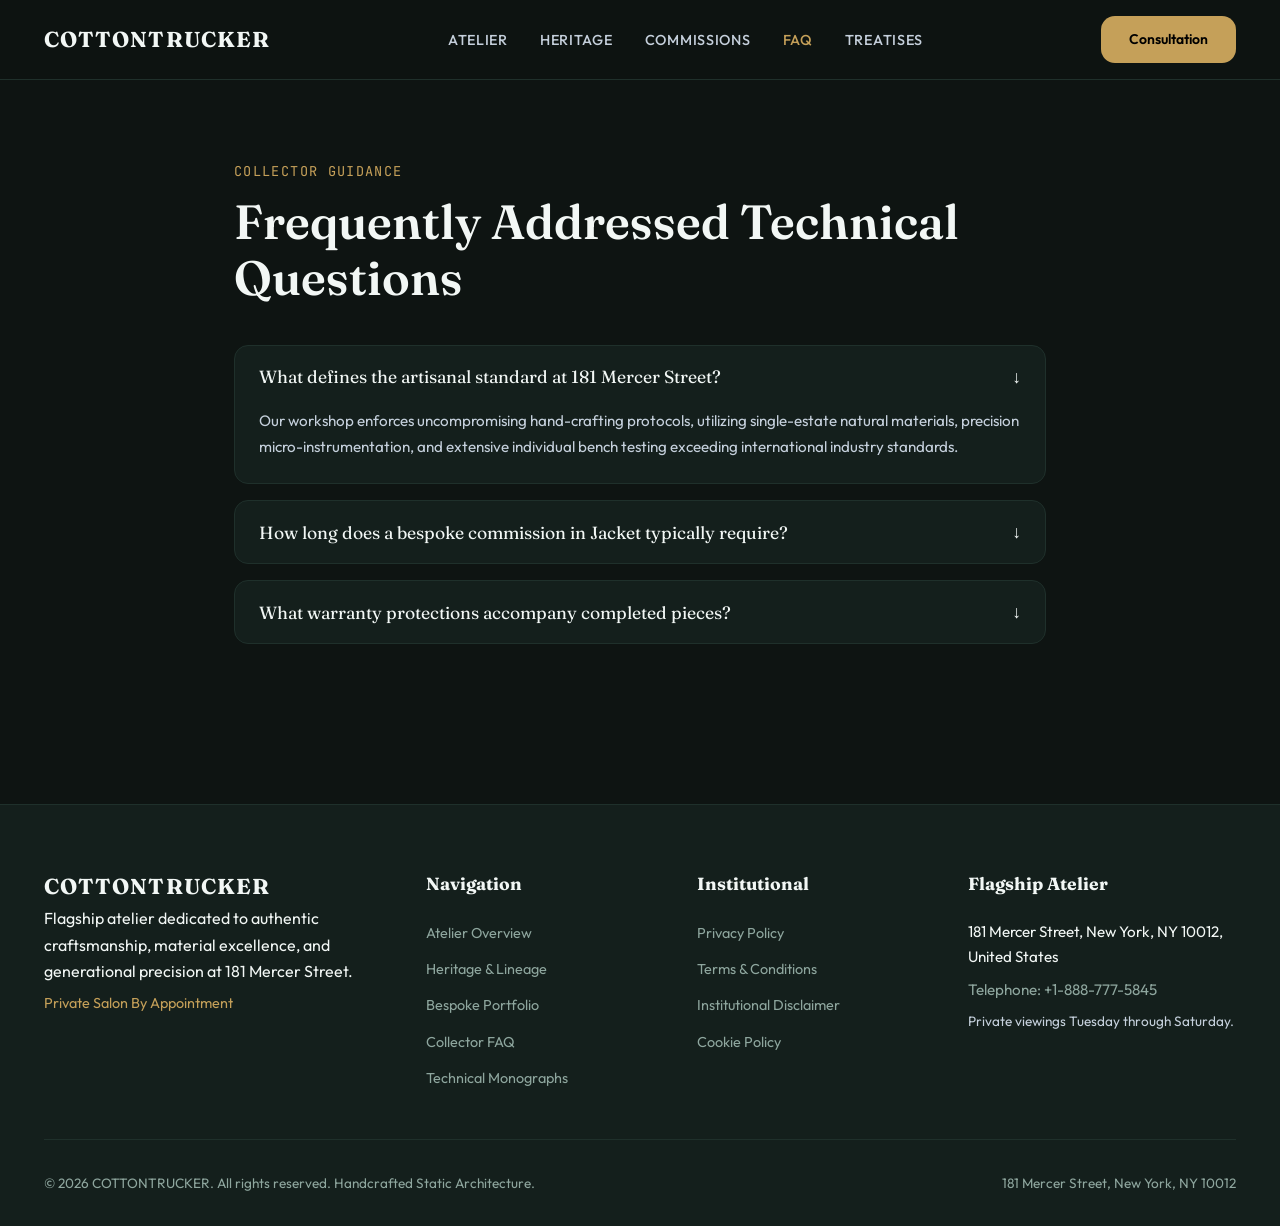
<file: faq.html>
<!DOCTYPE html>
<html lang="en">
<head>
  <meta charset="UTF-8">
  <meta name="viewport" content="width=device-width, initial-scale=1.0">
  <title>Technical & Collector FAQ | Cottontrucker</title>
  <meta name="description" content="Find answers to technical questions regarding Jacket craftsmanship and commissions at Cottontrucker.">
  <link rel="preconnect" href="https://fonts.googleapis.com">
  <link rel="preconnect" href="https://fonts.gstatic.com" crossorigin>
  <link href="https://fonts.googleapis.com/css2?family=Fraunces:ital,opsz,wght@0,9..144,400..800;1,9..144,400..800&family=Outfit:wght@300;400;500;600;700&family=JetBrains+Mono:wght@400;500&display=swap" rel="stylesheet">
  <link rel="stylesheet" href="assets/css/style.css">
  <script async src="https://www.googletagmanager.com/gtag/js?id=G-0LY0HY7L01"></script>
  <script>
    window.dataLayer = window.dataLayer || [];
    function gtag(){dataLayer.push(arguments);}
    gtag('js', new Date());
    gtag('config', 'G-0LY0HY7L01');
  </script>
</head>

<body>
<header class="site-header">
  <div class="container header-inner">
    <a href="index.html" class="brand-logo">COTTONTRUCKER</a>
    <ul class="nav-desktop">
      <li><a href="index.html" class="">Atelier</a></li>
      <li><a href="about.html" class="">Heritage</a></li>
      <li><a href="services.html" class="">Commissions</a></li>
      <li><a href="faq.html" class="active">FAQ</a></li>
      <li><a href="blog.html" class="">Treatises</a></li>
    </ul>
    <div style="display:flex; align-items:center; gap:1rem;">
      <a href="contact.html" class="btn-primary" style="display:inline-flex;">Consultation</a>
      <button class="drawer-toggle" id="drawer-toggle" aria-label="Toggle Navigation">&#9776;</button>
    </div>
  </div>
</header>
<div class="mobile-drawer" id="mobile-drawer">
  <a href="index.html">Atelier Home</a>
  <a href="about.html">Heritage & Philosophy</a>
  <a href="services.html">Bespoke Commissions</a>
  <a href="faq.html">Technical FAQ</a>
  <a href="blog.html">Research Treatises</a>
  <a href="contact.html">Private Consultation</a>
</div>
  <section class="section-pad">
    <div class="container" style="max-width:860px;">
      <span class="eyebrow">Collector Guidance</span>
      <h1 style="margin-bottom:2.5rem;">Frequently Addressed Technical Questions</h1>
      <div class="faq-list">
        <div class="faq-item active">
          <button class="faq-question">
            <span>What defines the artisanal standard at 181 Mercer Street?</span>
            <span>&darr;</span>
          </button>
          <div class="faq-answer">
            <p>Our workshop enforces uncompromising hand-crafting protocols, utilizing single-estate natural materials, precision micro-instrumentation, and extensive individual bench testing exceeding international industry standards.</p>
          </div>
        </div>
        <div class="faq-item">
          <button class="faq-question">
            <span>How long does a bespoke commission in Jacket typically require?</span>
            <span>&darr;</span>
          </button>
          <div class="faq-answer">
            <p>Depending on material procurement and hand-finishing complexity, bespoke commissions require between eight and sixteen weeks of dedicated artisan labor. Patrons receive periodic milestone documentation throughout production.</p>
          </div>
        </div>
        <div class="faq-item">
          <button class="faq-question">
            <span>What warranty protections accompany completed pieces?</span>
            <span>&darr;</span>
          </button>
          <div class="faq-answer">
            <p>Every piece includes a comprehensive twenty-four-month warranty covering structural integrity and craftsmanship defects under normal metropolitan care, backed by our dedicated Manhattan service atelier.</p>
          </div>
        </div>
      </div>
    </div>
  </section>
<footer class="site-footer">
  <div class="container">
    <div class="footer-grid">
      <div class="footer-brand">
        <span class="brand-logo">COTTONTRUCKER</span>
        <p>Flagship atelier dedicated to authentic craftsmanship, material excellence, and generational precision at 181 Mercer Street.</p>
        <p style="color:var(--accent-gold); font-size:0.9rem; margin-top:0.5rem;">Private Salon By Appointment</p>
      </div>
      <div class="footer-col">
        <h4>Navigation</h4>
        <ul>
          <li><a href="index.html">Atelier Overview</a></li>
          <li><a href="about.html">Heritage & Lineage</a></li>
          <li><a href="services.html">Bespoke Portfolio</a></li>
          <li><a href="faq.html">Collector FAQ</a></li>
          <li><a href="blog.html">Technical Monographs</a></li>
        </ul>
      </div>
      <div class="footer-col">
        <h4>Institutional</h4>
        <ul>
          <li><a href="privacy-policy.html">Privacy Policy</a></li>
          <li><a href="terms-and-conditions.html">Terms & Conditions</a></li>
          <li><a href="disclaimer.html">Institutional Disclaimer</a></li>
          <li><a href="cookie-policy.html">Cookie Policy</a></li>
        </ul>
      </div>
      <div class="footer-col">
        <h4>Flagship Atelier</h4>
        <p style="color:var(--text-primary); font-size:0.95rem; margin-bottom:0.5rem;">181 Mercer Street, New York, NY 10012, United States</p>
        <p style="color:var(--text-muted); font-size:0.95rem; margin-bottom:0.5rem;">Telephone: +1-888-777-5845</p>
        <p style="color:var(--text-secondary); font-size:0.85rem;">Private viewings Tuesday through Saturday.</p>
      </div>
    </div>
    <div class="footer-bottom">
      <span>&copy; 2026 COTTONTRUCKER. All rights reserved. Handcrafted Static Architecture.</span>
      <span>181 Mercer Street, New York, NY 10012</span>
    </div>
  </div>
</footer>
<script src="assets/js/main.js"></script>
</body>
</html>
</file>
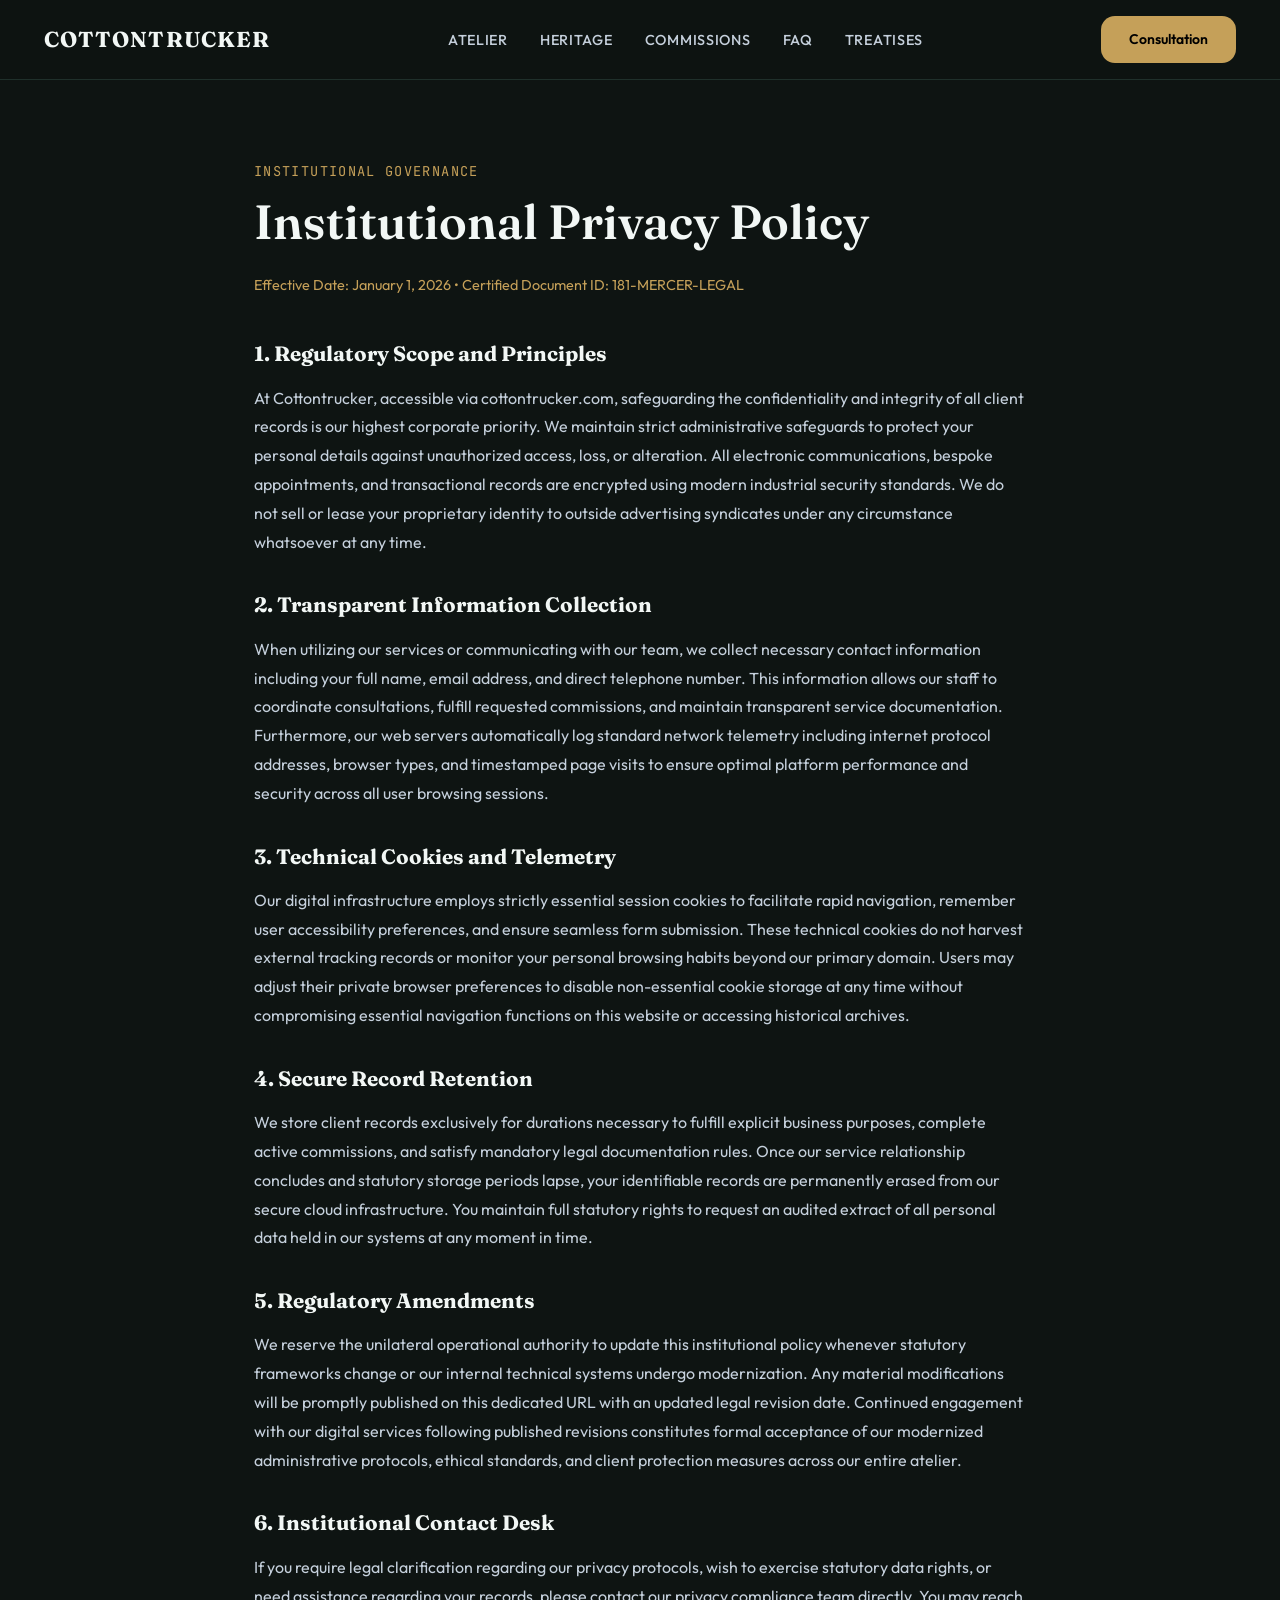
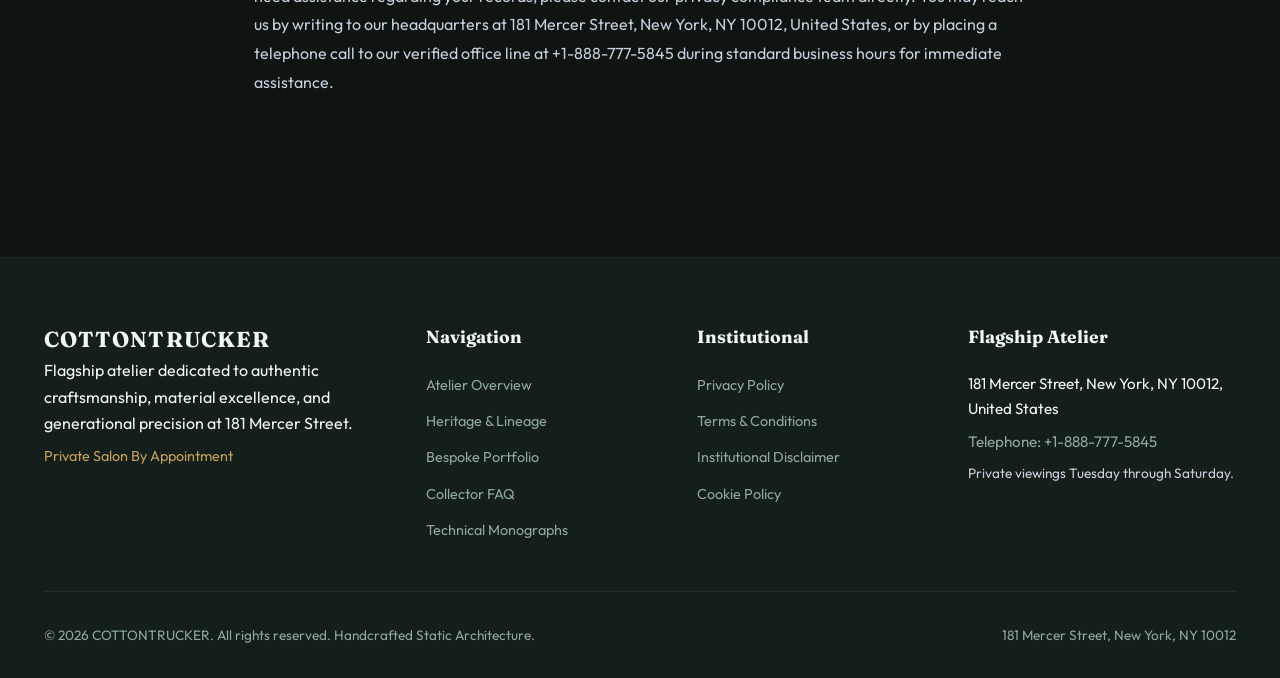
<file: privacy-policy.html>
<!DOCTYPE html>
<html lang="en">
<head>
  <meta charset="UTF-8">
  <meta name="viewport" content="width=device-width, initial-scale=1.0">
  <title>Privacy Policy | Cottontrucker</title>
  <meta name="description" content="Institutional Privacy Policy for Cottontrucker at 181 Mercer Street, New York, NY 10012.">
  <link rel="preconnect" href="https://fonts.googleapis.com">
  <link rel="preconnect" href="https://fonts.gstatic.com" crossorigin>
  <link href="https://fonts.googleapis.com/css2?family=Fraunces:ital,opsz,wght@0,9..144,400..800;1,9..144,400..800&family=Outfit:wght@300;400;500;600;700&family=JetBrains+Mono:wght@400;500&display=swap" rel="stylesheet">
  <link rel="stylesheet" href="assets/css/style.css">
  <script async src="https://www.googletagmanager.com/gtag/js?id=G-0LY0HY7L01"></script>
  <script>
    window.dataLayer = window.dataLayer || [];
    function gtag(){dataLayer.push(arguments);}
    gtag('js', new Date());
    gtag('config', 'G-0LY0HY7L01');
  </script>
</head>

<body>
<header class="site-header">
  <div class="container header-inner">
    <a href="index.html" class="brand-logo">COTTONTRUCKER</a>
    <ul class="nav-desktop">
      <li><a href="index.html" class="">Atelier</a></li>
      <li><a href="about.html" class="">Heritage</a></li>
      <li><a href="services.html" class="">Commissions</a></li>
      <li><a href="faq.html" class="">FAQ</a></li>
      <li><a href="blog.html" class="">Treatises</a></li>
    </ul>
    <div style="display:flex; align-items:center; gap:1rem;">
      <a href="contact.html" class="btn-primary" style="display:inline-flex;">Consultation</a>
      <button class="drawer-toggle" id="drawer-toggle" aria-label="Toggle Navigation">&#9776;</button>
    </div>
  </div>
</header>
<div class="mobile-drawer" id="mobile-drawer">
  <a href="index.html">Atelier Home</a>
  <a href="about.html">Heritage & Philosophy</a>
  <a href="services.html">Bespoke Commissions</a>
  <a href="faq.html">Technical FAQ</a>
  <a href="blog.html">Research Treatises</a>
  <a href="contact.html">Private Consultation</a>
</div>
  <section class="section-pad">
    <div class="container" style="max-width:820px;">
      <span class="eyebrow">Institutional Governance</span>
      <h1 style="margin-bottom:1.5rem;">Institutional Privacy Policy</h1>
      <p style="color:var(--accent-gold); font-size:0.9rem; margin-bottom:2.5rem;">Effective Date: January 1, 2026 &bull; Certified Document ID: 181-MERCER-LEGAL</p>
      <div style="display:flex; flex-direction:column; gap:2rem;">
        <div>
          <h3 style="font-family:var(--font-heading); font-size:1.3rem; margin-bottom:0.75rem;">1. Regulatory Scope and Principles</h3>
          <p style="color:var(--text-secondary); font-size:1rem; line-height:1.8;">At Cottontrucker, accessible via cottontrucker.com, safeguarding the confidentiality and integrity of all client records is our highest corporate priority. We maintain strict administrative safeguards to protect your personal details against unauthorized access, loss, or alteration. All electronic communications, bespoke appointments, and transactional records are encrypted using modern industrial security standards. We do not sell or lease your proprietary identity to outside advertising syndicates under any circumstance whatsoever at any time.</p>
        </div>
        <div>
          <h3 style="font-family:var(--font-heading); font-size:1.3rem; margin-bottom:0.75rem;">2. Transparent Information Collection</h3>
          <p style="color:var(--text-secondary); font-size:1rem; line-height:1.8;">When utilizing our services or communicating with our team, we collect necessary contact information including your full name, email address, and direct telephone number. This information allows our staff to coordinate consultations, fulfill requested commissions, and maintain transparent service documentation. Furthermore, our web servers automatically log standard network telemetry including internet protocol addresses, browser types, and timestamped page visits to ensure optimal platform performance and security across all user browsing sessions.</p>
        </div>
        <div>
          <h3 style="font-family:var(--font-heading); font-size:1.3rem; margin-bottom:0.75rem;">3. Technical Cookies and Telemetry</h3>
          <p style="color:var(--text-secondary); font-size:1rem; line-height:1.8;">Our digital infrastructure employs strictly essential session cookies to facilitate rapid navigation, remember user accessibility preferences, and ensure seamless form submission. These technical cookies do not harvest external tracking records or monitor your personal browsing habits beyond our primary domain. Users may adjust their private browser preferences to disable non-essential cookie storage at any time without compromising essential navigation functions on this website or accessing historical archives.</p>
        </div>
        <div>
          <h3 style="font-family:var(--font-heading); font-size:1.3rem; margin-bottom:0.75rem;">4. Secure Record Retention</h3>
          <p style="color:var(--text-secondary); font-size:1rem; line-height:1.8;">We store client records exclusively for durations necessary to fulfill explicit business purposes, complete active commissions, and satisfy mandatory legal documentation rules. Once our service relationship concludes and statutory storage periods lapse, your identifiable records are permanently erased from our secure cloud infrastructure. You maintain full statutory rights to request an audited extract of all personal data held in our systems at any moment in time.</p>
        </div>
        <div>
          <h3 style="font-family:var(--font-heading); font-size:1.3rem; margin-bottom:0.75rem;">5. Regulatory Amendments</h3>
          <p style="color:var(--text-secondary); font-size:1rem; line-height:1.8;">We reserve the unilateral operational authority to update this institutional policy whenever statutory frameworks change or our internal technical systems undergo modernization. Any material modifications will be promptly published on this dedicated URL with an updated legal revision date. Continued engagement with our digital services following published revisions constitutes formal acceptance of our modernized administrative protocols, ethical standards, and client protection measures across our entire atelier.</p>
        </div>
        <div>
          <h3 style="font-family:var(--font-heading); font-size:1.3rem; margin-bottom:0.75rem;">6. Institutional Contact Desk</h3>
          <p style="color:var(--text-secondary); font-size:1rem; line-height:1.8;">If you require legal clarification regarding our privacy protocols, wish to exercise statutory data rights, or need assistance regarding your records, please contact our privacy compliance team directly. You may reach us by writing to our headquarters at 181 Mercer Street, New York, NY 10012, United States, or by placing a telephone call to our verified office line at +1-888-777-5845 during standard business hours for immediate assistance.</p>
        </div>
      </div>
    </div>
  </section>
<footer class="site-footer">
  <div class="container">
    <div class="footer-grid">
      <div class="footer-brand">
        <span class="brand-logo">COTTONTRUCKER</span>
        <p>Flagship atelier dedicated to authentic craftsmanship, material excellence, and generational precision at 181 Mercer Street.</p>
        <p style="color:var(--accent-gold); font-size:0.9rem; margin-top:0.5rem;">Private Salon By Appointment</p>
      </div>
      <div class="footer-col">
        <h4>Navigation</h4>
        <ul>
          <li><a href="index.html">Atelier Overview</a></li>
          <li><a href="about.html">Heritage & Lineage</a></li>
          <li><a href="services.html">Bespoke Portfolio</a></li>
          <li><a href="faq.html">Collector FAQ</a></li>
          <li><a href="blog.html">Technical Monographs</a></li>
        </ul>
      </div>
      <div class="footer-col">
        <h4>Institutional</h4>
        <ul>
          <li><a href="privacy-policy.html">Privacy Policy</a></li>
          <li><a href="terms-and-conditions.html">Terms & Conditions</a></li>
          <li><a href="disclaimer.html">Institutional Disclaimer</a></li>
          <li><a href="cookie-policy.html">Cookie Policy</a></li>
        </ul>
      </div>
      <div class="footer-col">
        <h4>Flagship Atelier</h4>
        <p style="color:var(--text-primary); font-size:0.95rem; margin-bottom:0.5rem;">181 Mercer Street, New York, NY 10012, United States</p>
        <p style="color:var(--text-muted); font-size:0.95rem; margin-bottom:0.5rem;">Telephone: +1-888-777-5845</p>
        <p style="color:var(--text-secondary); font-size:0.85rem;">Private viewings Tuesday through Saturday.</p>
      </div>
    </div>
    <div class="footer-bottom">
      <span>&copy; 2026 COTTONTRUCKER. All rights reserved. Handcrafted Static Architecture.</span>
      <span>181 Mercer Street, New York, NY 10012</span>
    </div>
  </div>
</footer>
<script src="assets/js/main.js"></script>
</body>
</html>
</file>
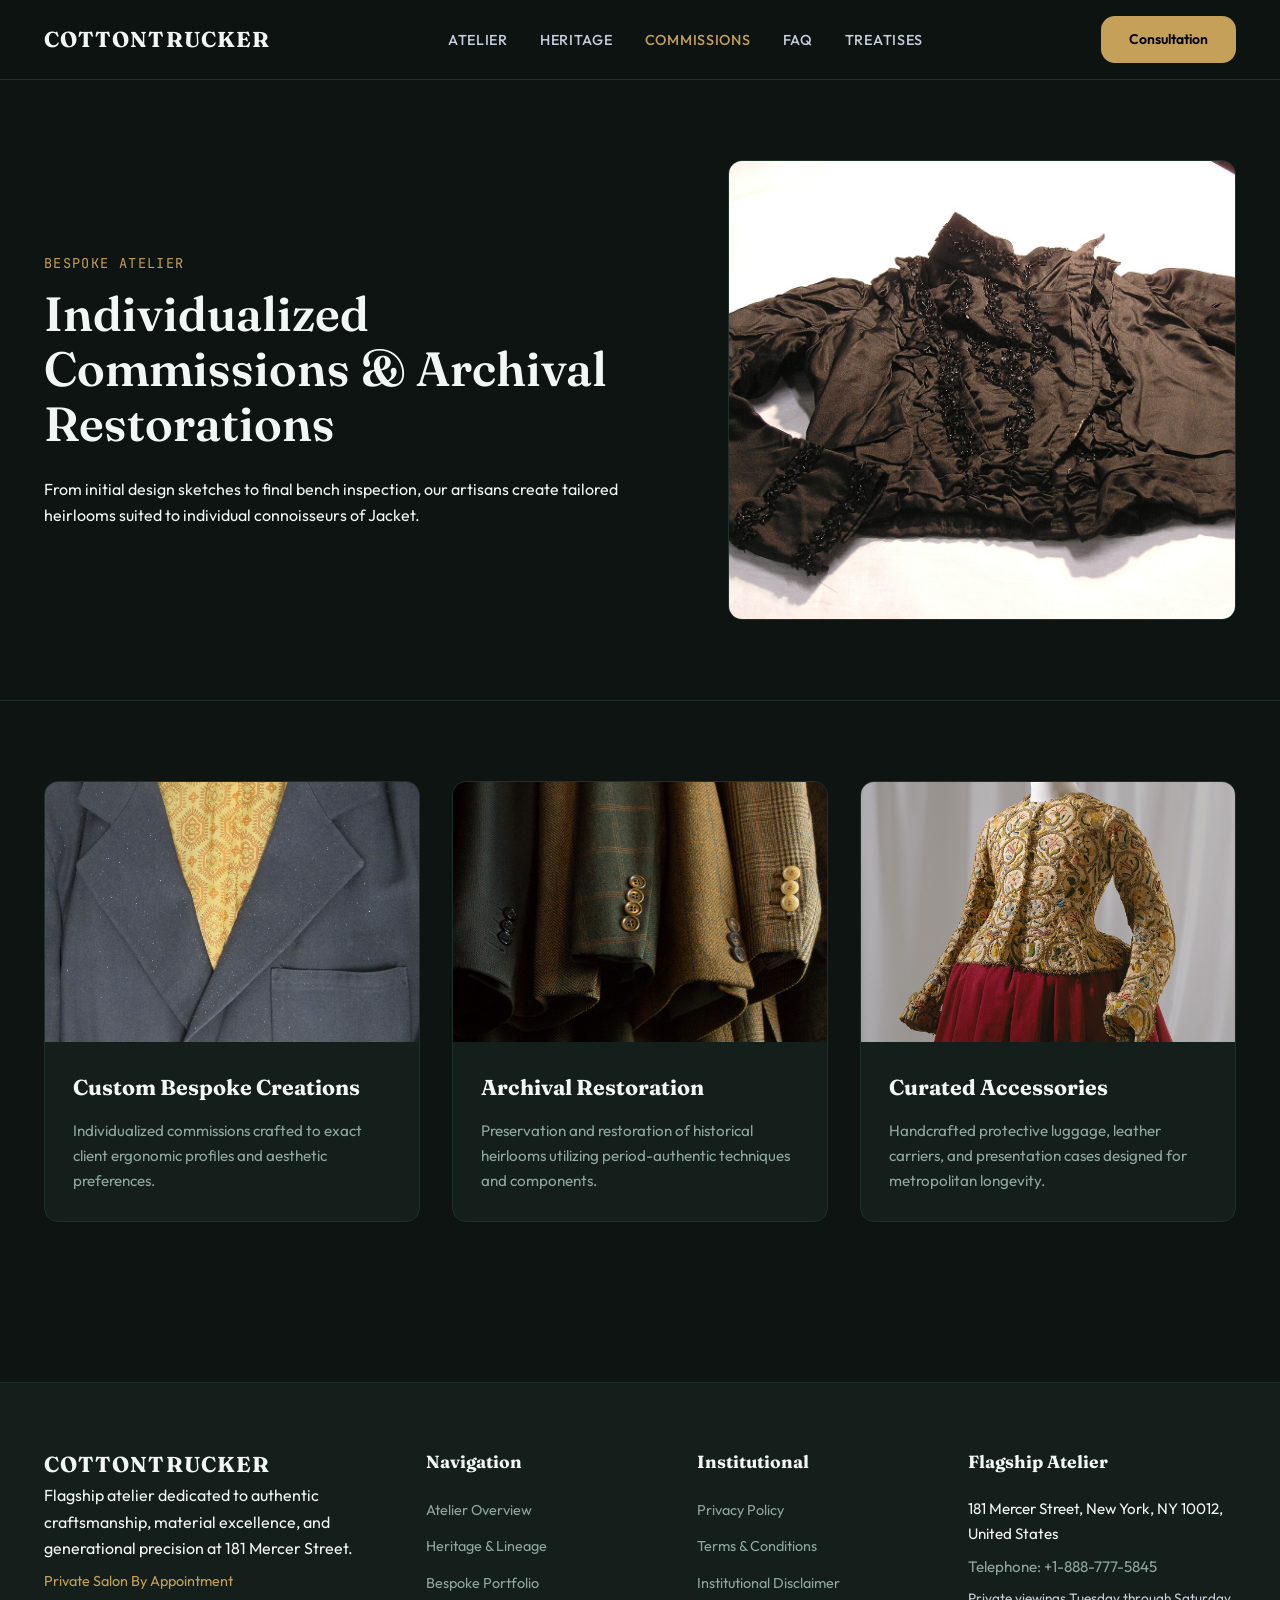
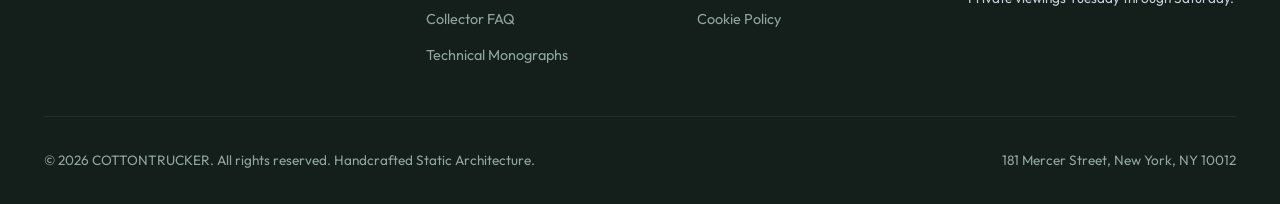
<file: services.html>
<!DOCTYPE html>
<html lang="en">
<head>
  <meta charset="UTF-8">
  <meta name="viewport" content="width=device-width, initial-scale=1.0">
  <title>Bespoke Commissions & Services | Cottontrucker</title>
  <meta name="description" content="Explore bespoke artisan commissions and custom restorations in Jacket at Cottontrucker.">
  <link rel="preconnect" href="https://fonts.googleapis.com">
  <link rel="preconnect" href="https://fonts.gstatic.com" crossorigin>
  <link href="https://fonts.googleapis.com/css2?family=Fraunces:ital,opsz,wght@0,9..144,400..800;1,9..144,400..800&family=Outfit:wght@300;400;500;600;700&family=JetBrains+Mono:wght@400;500&display=swap" rel="stylesheet">
  <link rel="stylesheet" href="assets/css/style.css">
  <script async src="https://www.googletagmanager.com/gtag/js?id=G-0LY0HY7L01"></script>
  <script>
    window.dataLayer = window.dataLayer || [];
    function gtag(){dataLayer.push(arguments);}
    gtag('js', new Date());
    gtag('config', 'G-0LY0HY7L01');
  </script>
</head>

<body>
<header class="site-header">
  <div class="container header-inner">
    <a href="index.html" class="brand-logo">COTTONTRUCKER</a>
    <ul class="nav-desktop">
      <li><a href="index.html" class="">Atelier</a></li>
      <li><a href="about.html" class="">Heritage</a></li>
      <li><a href="services.html" class="active">Commissions</a></li>
      <li><a href="faq.html" class="">FAQ</a></li>
      <li><a href="blog.html" class="">Treatises</a></li>
    </ul>
    <div style="display:flex; align-items:center; gap:1rem;">
      <a href="contact.html" class="btn-primary" style="display:inline-flex;">Consultation</a>
      <button class="drawer-toggle" id="drawer-toggle" aria-label="Toggle Navigation">&#9776;</button>
    </div>
  </div>
</header>
<div class="mobile-drawer" id="mobile-drawer">
  <a href="index.html">Atelier Home</a>
  <a href="about.html">Heritage & Philosophy</a>
  <a href="services.html">Bespoke Commissions</a>
  <a href="faq.html">Technical FAQ</a>
  <a href="blog.html">Research Treatises</a>
  <a href="contact.html">Private Consultation</a>
</div>
  <section class="hero">
    <div class="container" style="display:grid; grid-template-columns:1.1fr 0.9fr; gap:4rem; align-items:center;">
      <div>
        <span class="eyebrow">Bespoke Atelier</span>
        <h1>Individualized Commissions & Archival Restorations</h1>
        <p>From initial design sketches to final bench inspection, our artisans create tailored heirlooms suited to individual connoisseurs of Jacket.</p>
      </div>
      <div>
        <img src="assets/images/artisan_detail_23.jpg" alt="Jacket, woman's (AM 3383 4).jpg" style="border-radius:var(--radius-md); width:100%; height:460px; object-fit:cover; border:1px solid var(--border-subtle);">
      </div>
    </div>
  </section>
  <section class="section-pad">
    <div class="container">
      <div class="grid-3">
        <div class="card">
          <img src="assets/images/artisan_detail_24.jpg" alt="Jacket, woman's (AM 5206 8).jpg">
          <div class="card-body">
            <h3>Custom Bespoke Creations</h3>
            <p>Individualized commissions crafted to exact client ergonomic profiles and aesthetic preferences.</p>
          </div>
        </div>
        <div class="card">
          <img src="assets/images/artisan_detail_25.jpg" alt="Jacket (AM 11668 3).jpg">
          <div class="card-body">
            <h3>Archival Restoration</h3>
            <p>Preservation and restoration of historical heirlooms utilizing period-authentic techniques and components.</p>
          </div>
        </div>
        <div class="card">
          <img src="assets/images/artisan_detail_26.jpg" alt="Jacket (AM 1964.61 11).jpg">
          <div class="card-body">
            <h3>Curated Accessories</h3>
            <p>Handcrafted protective luggage, leather carriers, and presentation cases designed for metropolitan longevity.</p>
          </div>
        </div>
      </div>
    </div>
  </section>
<footer class="site-footer">
  <div class="container">
    <div class="footer-grid">
      <div class="footer-brand">
        <span class="brand-logo">COTTONTRUCKER</span>
        <p>Flagship atelier dedicated to authentic craftsmanship, material excellence, and generational precision at 181 Mercer Street.</p>
        <p style="color:var(--accent-gold); font-size:0.9rem; margin-top:0.5rem;">Private Salon By Appointment</p>
      </div>
      <div class="footer-col">
        <h4>Navigation</h4>
        <ul>
          <li><a href="index.html">Atelier Overview</a></li>
          <li><a href="about.html">Heritage & Lineage</a></li>
          <li><a href="services.html">Bespoke Portfolio</a></li>
          <li><a href="faq.html">Collector FAQ</a></li>
          <li><a href="blog.html">Technical Monographs</a></li>
        </ul>
      </div>
      <div class="footer-col">
        <h4>Institutional</h4>
        <ul>
          <li><a href="privacy-policy.html">Privacy Policy</a></li>
          <li><a href="terms-and-conditions.html">Terms & Conditions</a></li>
          <li><a href="disclaimer.html">Institutional Disclaimer</a></li>
          <li><a href="cookie-policy.html">Cookie Policy</a></li>
        </ul>
      </div>
      <div class="footer-col">
        <h4>Flagship Atelier</h4>
        <p style="color:var(--text-primary); font-size:0.95rem; margin-bottom:0.5rem;">181 Mercer Street, New York, NY 10012, United States</p>
        <p style="color:var(--text-muted); font-size:0.95rem; margin-bottom:0.5rem;">Telephone: +1-888-777-5845</p>
        <p style="color:var(--text-secondary); font-size:0.85rem;">Private viewings Tuesday through Saturday.</p>
      </div>
    </div>
    <div class="footer-bottom">
      <span>&copy; 2026 COTTONTRUCKER. All rights reserved. Handcrafted Static Architecture.</span>
      <span>181 Mercer Street, New York, NY 10012</span>
    </div>
  </div>
</footer>
<script src="assets/js/main.js"></script>
</body>
</html>
</file>
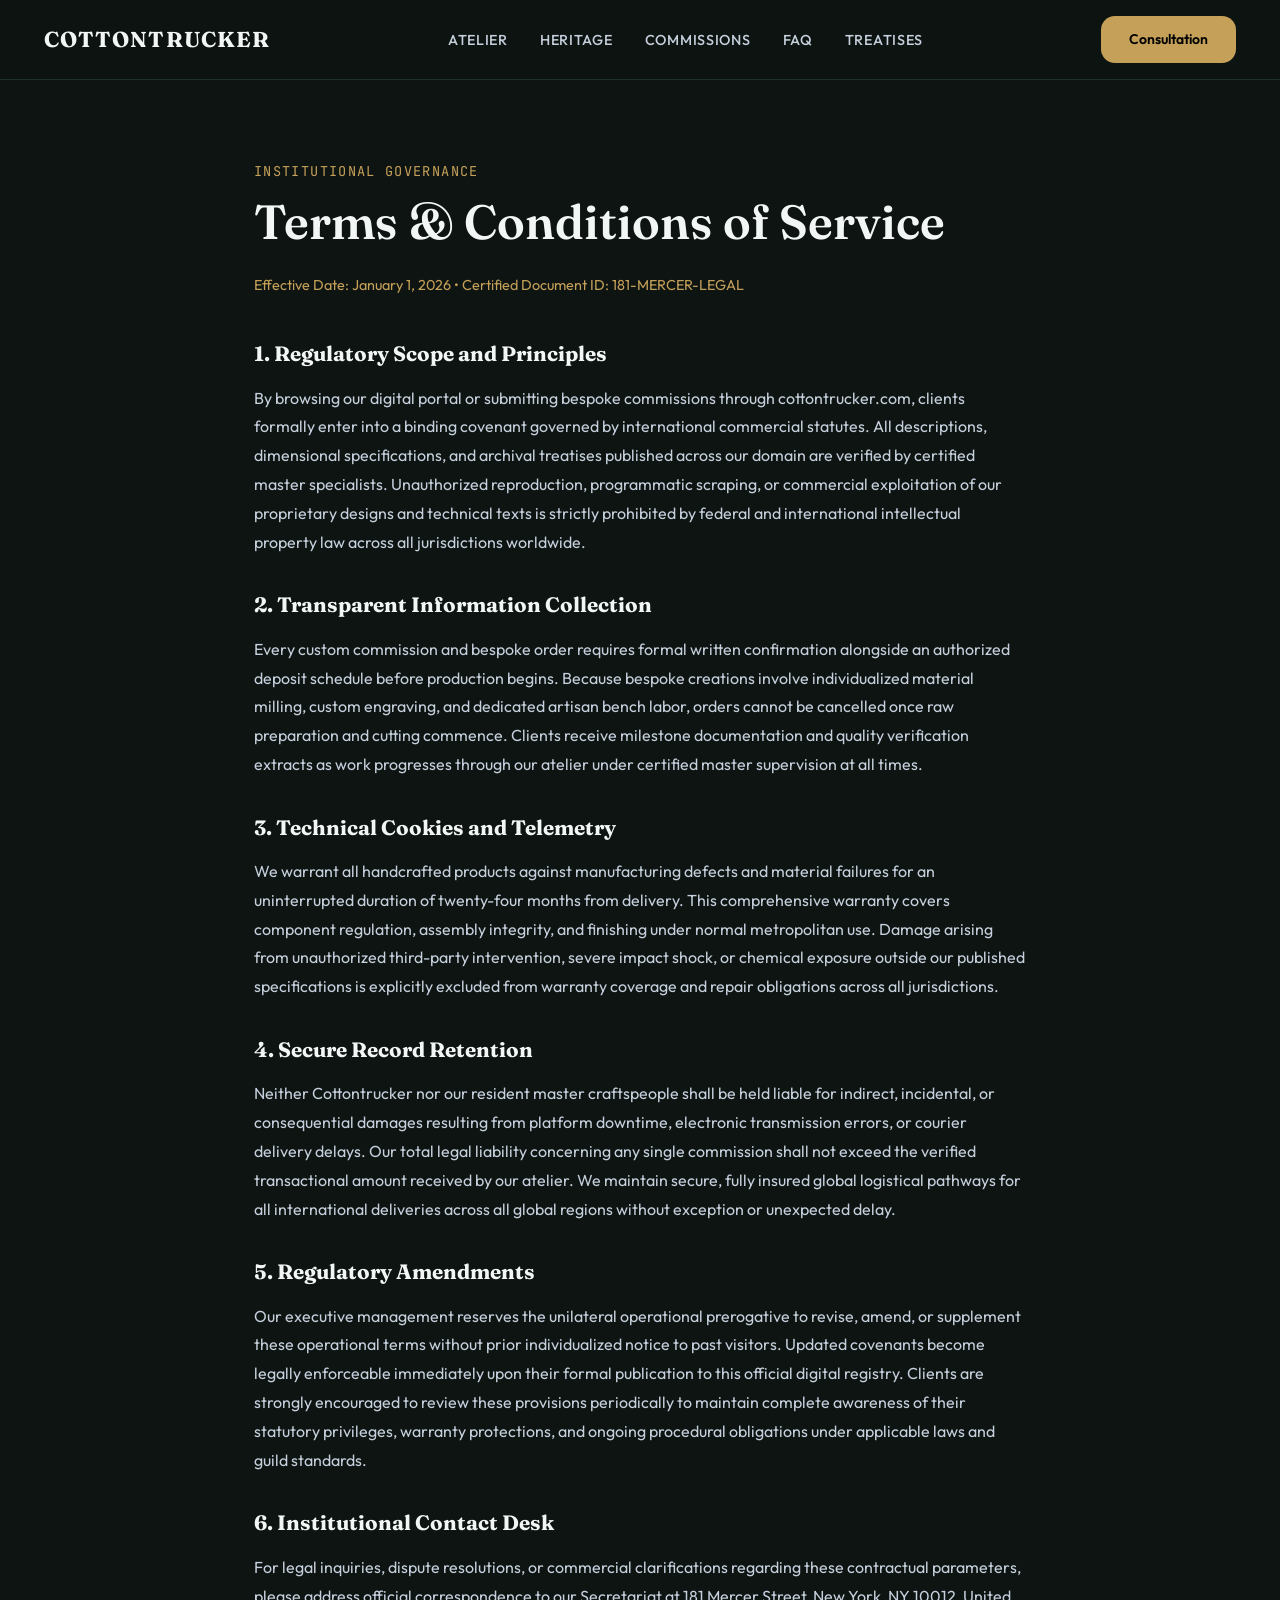
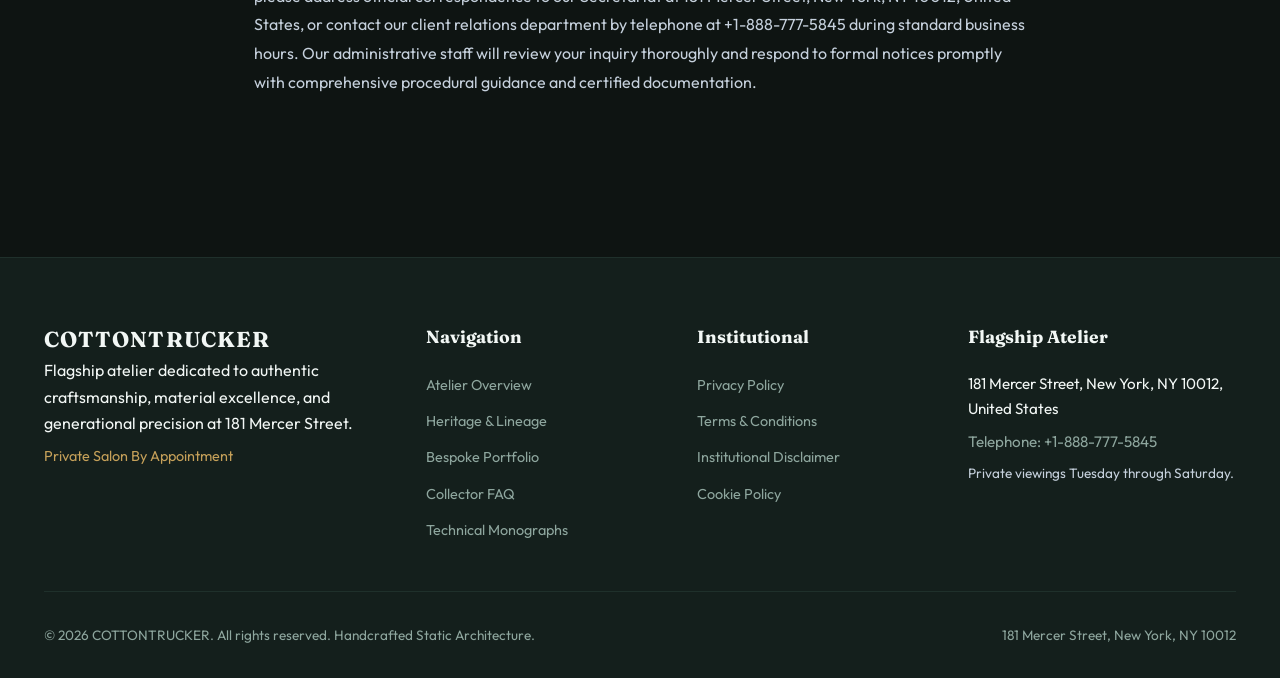
<file: terms-and-conditions.html>
<!DOCTYPE html>
<html lang="en">
<head>
  <meta charset="UTF-8">
  <meta name="viewport" content="width=device-width, initial-scale=1.0">
  <title>Terms & Conditions | Cottontrucker</title>
  <meta name="description" content="Terms & Conditions of Service for Cottontrucker at 181 Mercer Street, New York, NY 10012.">
  <link rel="preconnect" href="https://fonts.googleapis.com">
  <link rel="preconnect" href="https://fonts.gstatic.com" crossorigin>
  <link href="https://fonts.googleapis.com/css2?family=Fraunces:ital,opsz,wght@0,9..144,400..800;1,9..144,400..800&family=Outfit:wght@300;400;500;600;700&family=JetBrains+Mono:wght@400;500&display=swap" rel="stylesheet">
  <link rel="stylesheet" href="assets/css/style.css">
  <script async src="https://www.googletagmanager.com/gtag/js?id=G-0LY0HY7L01"></script>
  <script>
    window.dataLayer = window.dataLayer || [];
    function gtag(){dataLayer.push(arguments);}
    gtag('js', new Date());
    gtag('config', 'G-0LY0HY7L01');
  </script>
</head>

<body>
<header class="site-header">
  <div class="container header-inner">
    <a href="index.html" class="brand-logo">COTTONTRUCKER</a>
    <ul class="nav-desktop">
      <li><a href="index.html" class="">Atelier</a></li>
      <li><a href="about.html" class="">Heritage</a></li>
      <li><a href="services.html" class="">Commissions</a></li>
      <li><a href="faq.html" class="">FAQ</a></li>
      <li><a href="blog.html" class="">Treatises</a></li>
    </ul>
    <div style="display:flex; align-items:center; gap:1rem;">
      <a href="contact.html" class="btn-primary" style="display:inline-flex;">Consultation</a>
      <button class="drawer-toggle" id="drawer-toggle" aria-label="Toggle Navigation">&#9776;</button>
    </div>
  </div>
</header>
<div class="mobile-drawer" id="mobile-drawer">
  <a href="index.html">Atelier Home</a>
  <a href="about.html">Heritage & Philosophy</a>
  <a href="services.html">Bespoke Commissions</a>
  <a href="faq.html">Technical FAQ</a>
  <a href="blog.html">Research Treatises</a>
  <a href="contact.html">Private Consultation</a>
</div>
  <section class="section-pad">
    <div class="container" style="max-width:820px;">
      <span class="eyebrow">Institutional Governance</span>
      <h1 style="margin-bottom:1.5rem;">Terms & Conditions of Service</h1>
      <p style="color:var(--accent-gold); font-size:0.9rem; margin-bottom:2.5rem;">Effective Date: January 1, 2026 &bull; Certified Document ID: 181-MERCER-LEGAL</p>
      <div style="display:flex; flex-direction:column; gap:2rem;">
        <div>
          <h3 style="font-family:var(--font-heading); font-size:1.3rem; margin-bottom:0.75rem;">1. Regulatory Scope and Principles</h3>
          <p style="color:var(--text-secondary); font-size:1rem; line-height:1.8;">By browsing our digital portal or submitting bespoke commissions through cottontrucker.com, clients formally enter into a binding covenant governed by international commercial statutes. All descriptions, dimensional specifications, and archival treatises published across our domain are verified by certified master specialists. Unauthorized reproduction, programmatic scraping, or commercial exploitation of our proprietary designs and technical texts is strictly prohibited by federal and international intellectual property law across all jurisdictions worldwide.</p>
        </div>
        <div>
          <h3 style="font-family:var(--font-heading); font-size:1.3rem; margin-bottom:0.75rem;">2. Transparent Information Collection</h3>
          <p style="color:var(--text-secondary); font-size:1rem; line-height:1.8;">Every custom commission and bespoke order requires formal written confirmation alongside an authorized deposit schedule before production begins. Because bespoke creations involve individualized material milling, custom engraving, and dedicated artisan bench labor, orders cannot be cancelled once raw preparation and cutting commence. Clients receive milestone documentation and quality verification extracts as work progresses through our atelier under certified master supervision at all times.</p>
        </div>
        <div>
          <h3 style="font-family:var(--font-heading); font-size:1.3rem; margin-bottom:0.75rem;">3. Technical Cookies and Telemetry</h3>
          <p style="color:var(--text-secondary); font-size:1rem; line-height:1.8;">We warrant all handcrafted products against manufacturing defects and material failures for an uninterrupted duration of twenty-four months from delivery. This comprehensive warranty covers component regulation, assembly integrity, and finishing under normal metropolitan use. Damage arising from unauthorized third-party intervention, severe impact shock, or chemical exposure outside our published specifications is explicitly excluded from warranty coverage and repair obligations across all jurisdictions.</p>
        </div>
        <div>
          <h3 style="font-family:var(--font-heading); font-size:1.3rem; margin-bottom:0.75rem;">4. Secure Record Retention</h3>
          <p style="color:var(--text-secondary); font-size:1rem; line-height:1.8;">Neither Cottontrucker nor our resident master craftspeople shall be held liable for indirect, incidental, or consequential damages resulting from platform downtime, electronic transmission errors, or courier delivery delays. Our total legal liability concerning any single commission shall not exceed the verified transactional amount received by our atelier. We maintain secure, fully insured global logistical pathways for all international deliveries across all global regions without exception or unexpected delay.</p>
        </div>
        <div>
          <h3 style="font-family:var(--font-heading); font-size:1.3rem; margin-bottom:0.75rem;">5. Regulatory Amendments</h3>
          <p style="color:var(--text-secondary); font-size:1rem; line-height:1.8;">Our executive management reserves the unilateral operational prerogative to revise, amend, or supplement these operational terms without prior individualized notice to past visitors. Updated covenants become legally enforceable immediately upon their formal publication to this official digital registry. Clients are strongly encouraged to review these provisions periodically to maintain complete awareness of their statutory privileges, warranty protections, and ongoing procedural obligations under applicable laws and guild standards.</p>
        </div>
        <div>
          <h3 style="font-family:var(--font-heading); font-size:1.3rem; margin-bottom:0.75rem;">6. Institutional Contact Desk</h3>
          <p style="color:var(--text-secondary); font-size:1rem; line-height:1.8;">For legal inquiries, dispute resolutions, or commercial clarifications regarding these contractual parameters, please address official correspondence to our Secretariat at 181 Mercer Street, New York, NY 10012, United States, or contact our client relations department by telephone at +1-888-777-5845 during standard business hours. Our administrative staff will review your inquiry thoroughly and respond to formal notices promptly with comprehensive procedural guidance and certified documentation.</p>
        </div>
      </div>
    </div>
  </section>
<footer class="site-footer">
  <div class="container">
    <div class="footer-grid">
      <div class="footer-brand">
        <span class="brand-logo">COTTONTRUCKER</span>
        <p>Flagship atelier dedicated to authentic craftsmanship, material excellence, and generational precision at 181 Mercer Street.</p>
        <p style="color:var(--accent-gold); font-size:0.9rem; margin-top:0.5rem;">Private Salon By Appointment</p>
      </div>
      <div class="footer-col">
        <h4>Navigation</h4>
        <ul>
          <li><a href="index.html">Atelier Overview</a></li>
          <li><a href="about.html">Heritage & Lineage</a></li>
          <li><a href="services.html">Bespoke Portfolio</a></li>
          <li><a href="faq.html">Collector FAQ</a></li>
          <li><a href="blog.html">Technical Monographs</a></li>
        </ul>
      </div>
      <div class="footer-col">
        <h4>Institutional</h4>
        <ul>
          <li><a href="privacy-policy.html">Privacy Policy</a></li>
          <li><a href="terms-and-conditions.html">Terms & Conditions</a></li>
          <li><a href="disclaimer.html">Institutional Disclaimer</a></li>
          <li><a href="cookie-policy.html">Cookie Policy</a></li>
        </ul>
      </div>
      <div class="footer-col">
        <h4>Flagship Atelier</h4>
        <p style="color:var(--text-primary); font-size:0.95rem; margin-bottom:0.5rem;">181 Mercer Street, New York, NY 10012, United States</p>
        <p style="color:var(--text-muted); font-size:0.95rem; margin-bottom:0.5rem;">Telephone: +1-888-777-5845</p>
        <p style="color:var(--text-secondary); font-size:0.85rem;">Private viewings Tuesday through Saturday.</p>
      </div>
    </div>
    <div class="footer-bottom">
      <span>&copy; 2026 COTTONTRUCKER. All rights reserved. Handcrafted Static Architecture.</span>
      <span>181 Mercer Street, New York, NY 10012</span>
    </div>
  </div>
</footer>
<script src="assets/js/main.js"></script>
</body>
</html>
</file>
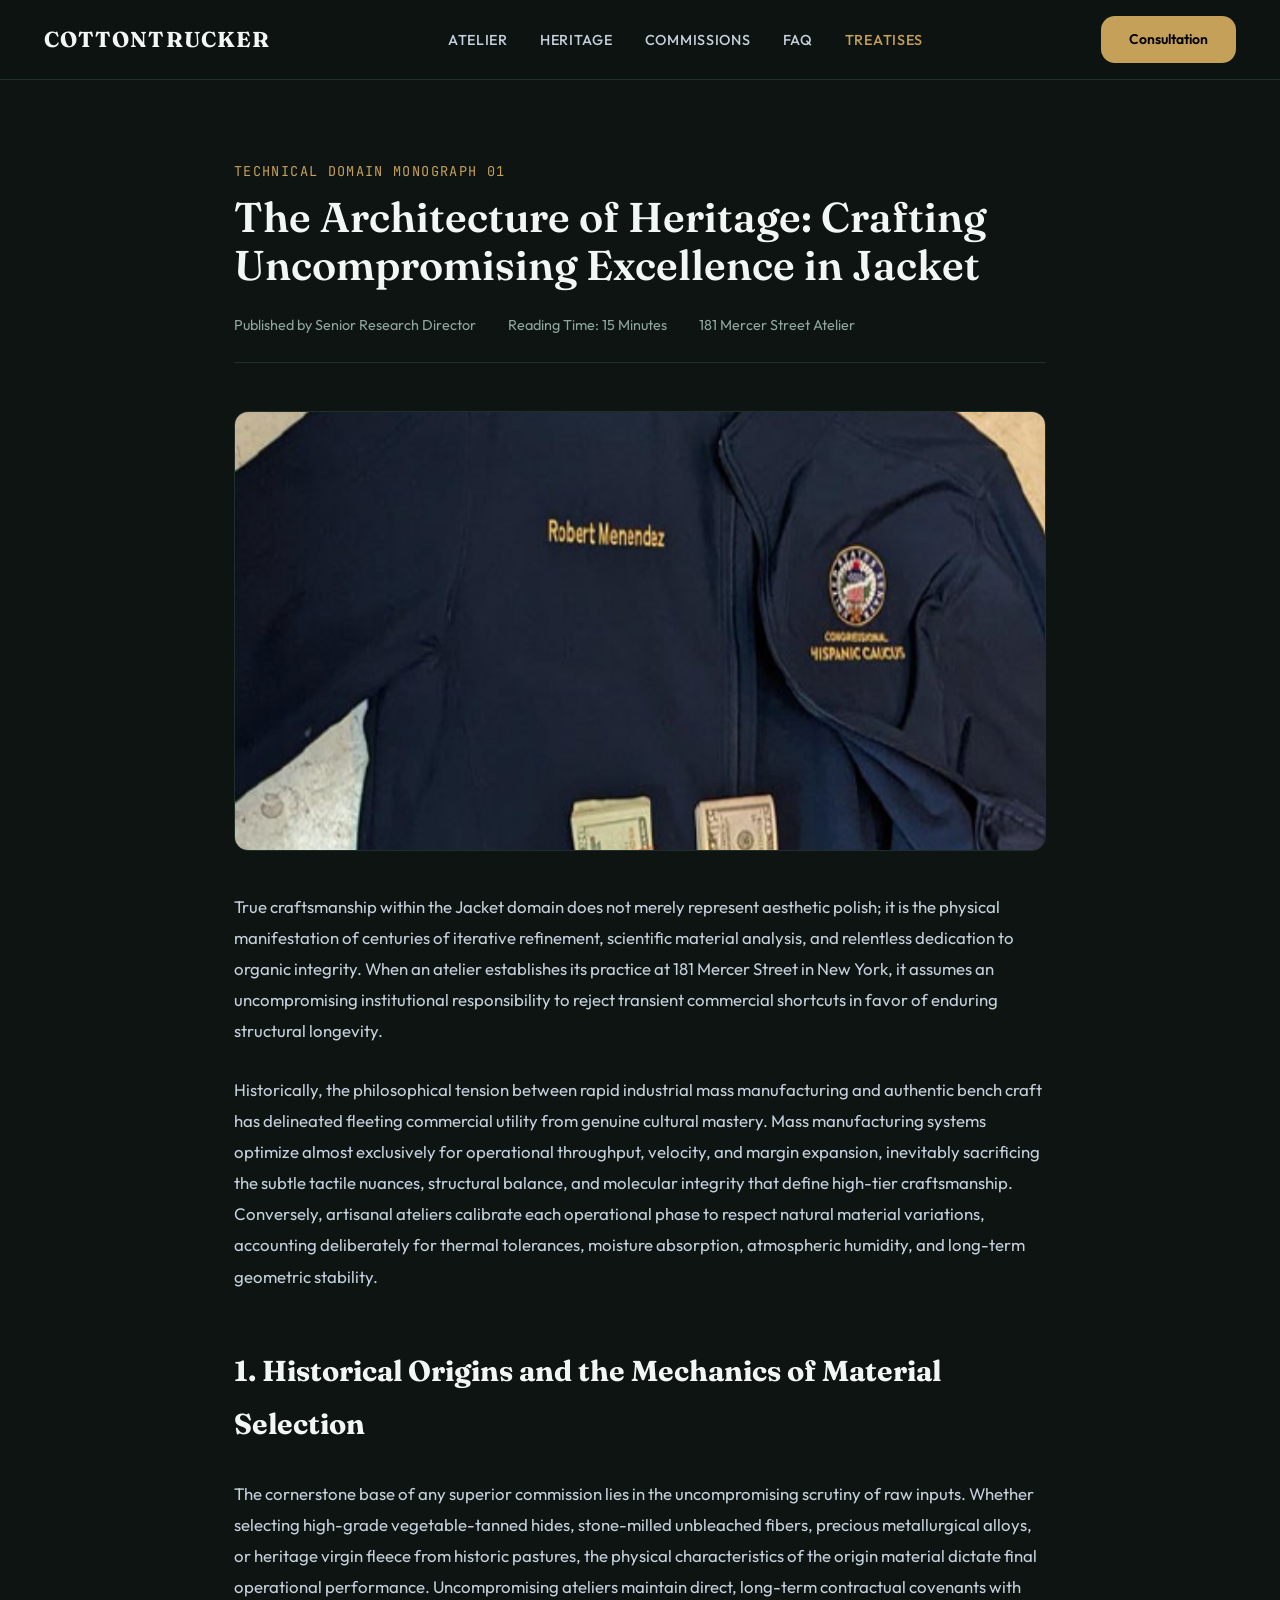
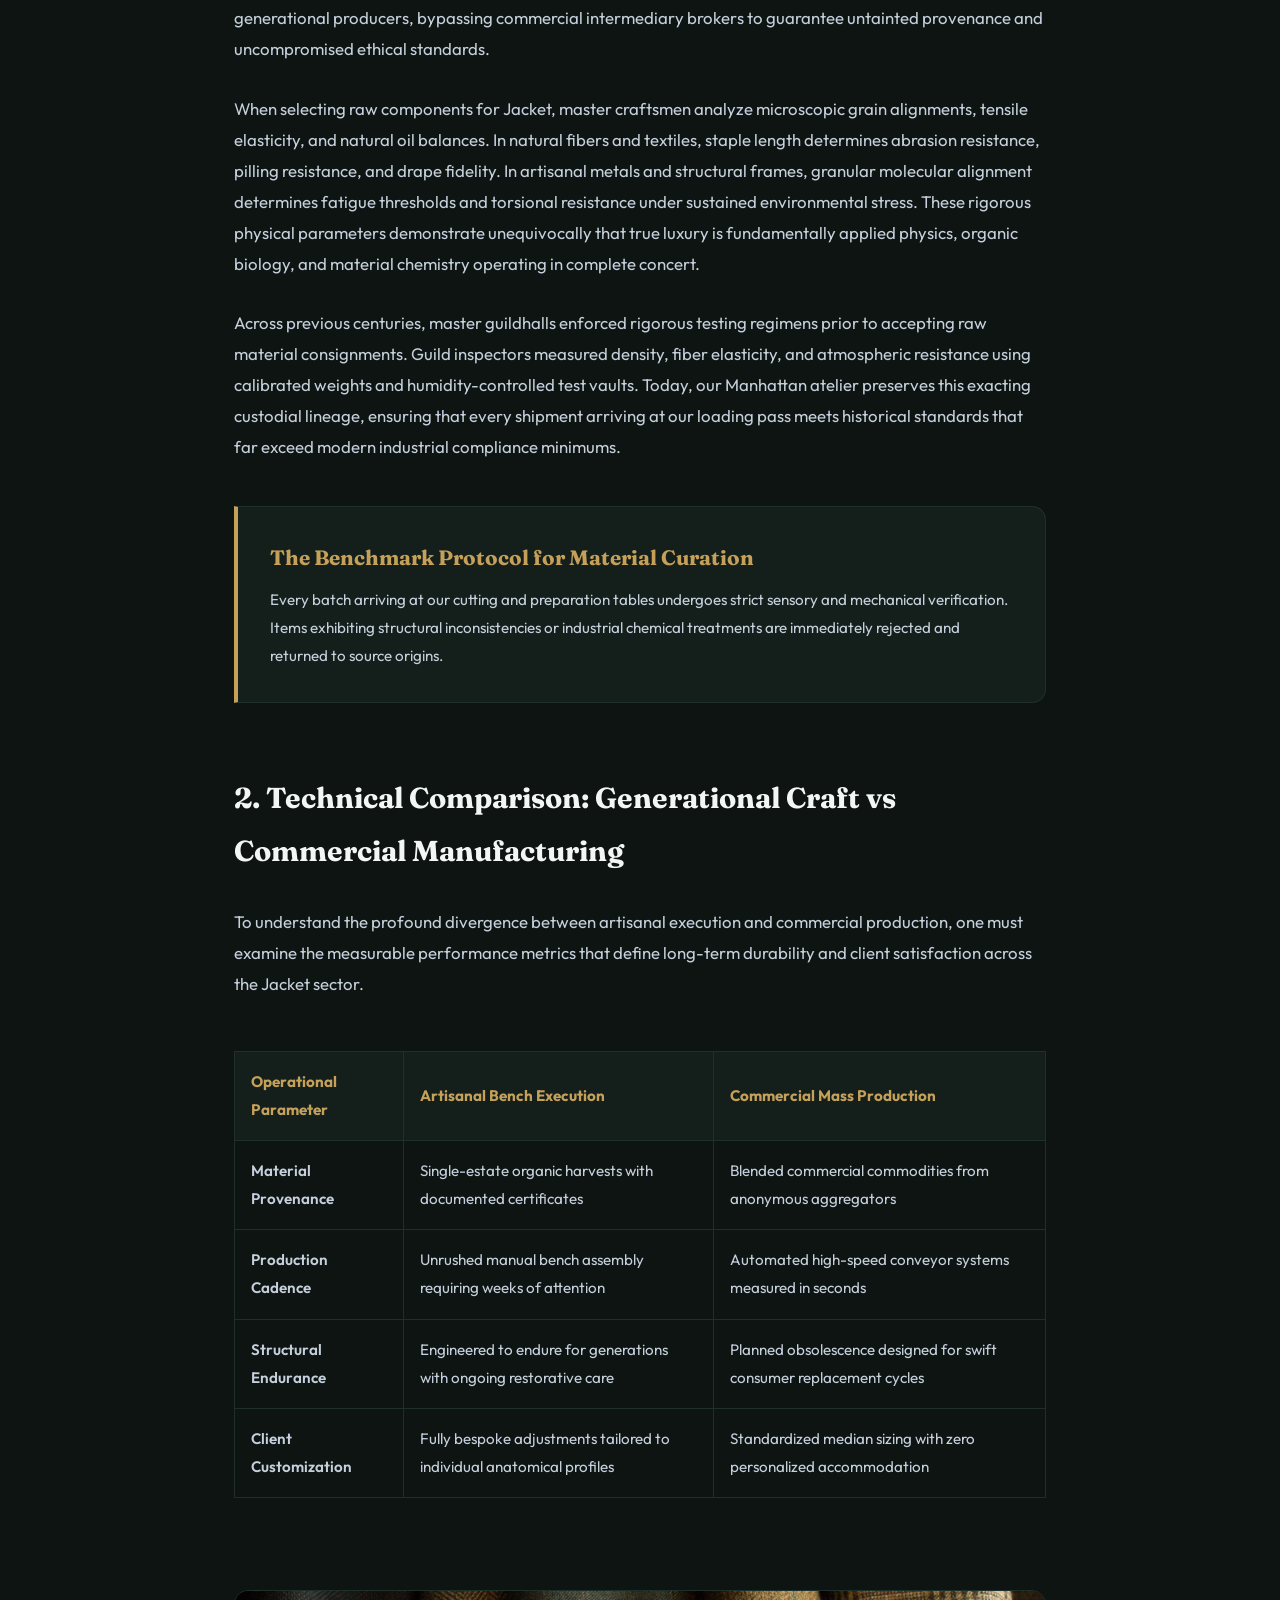
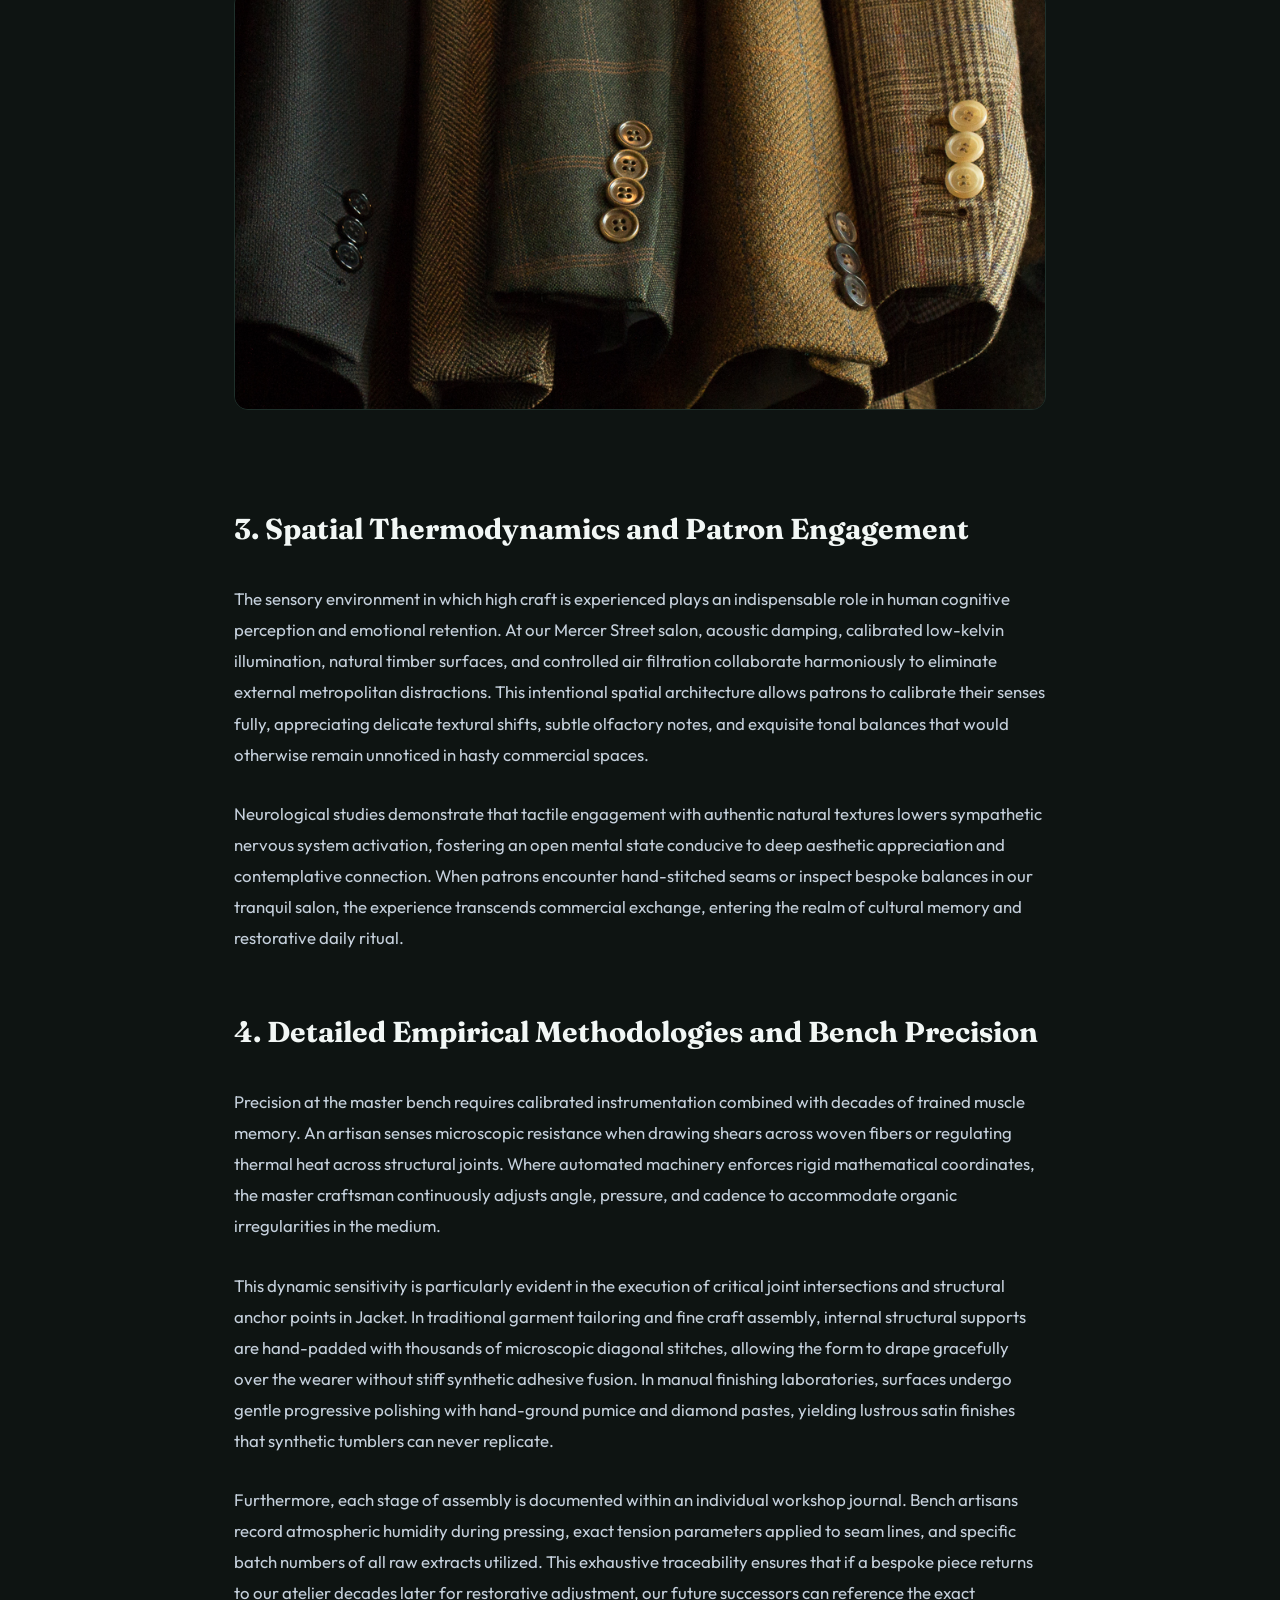
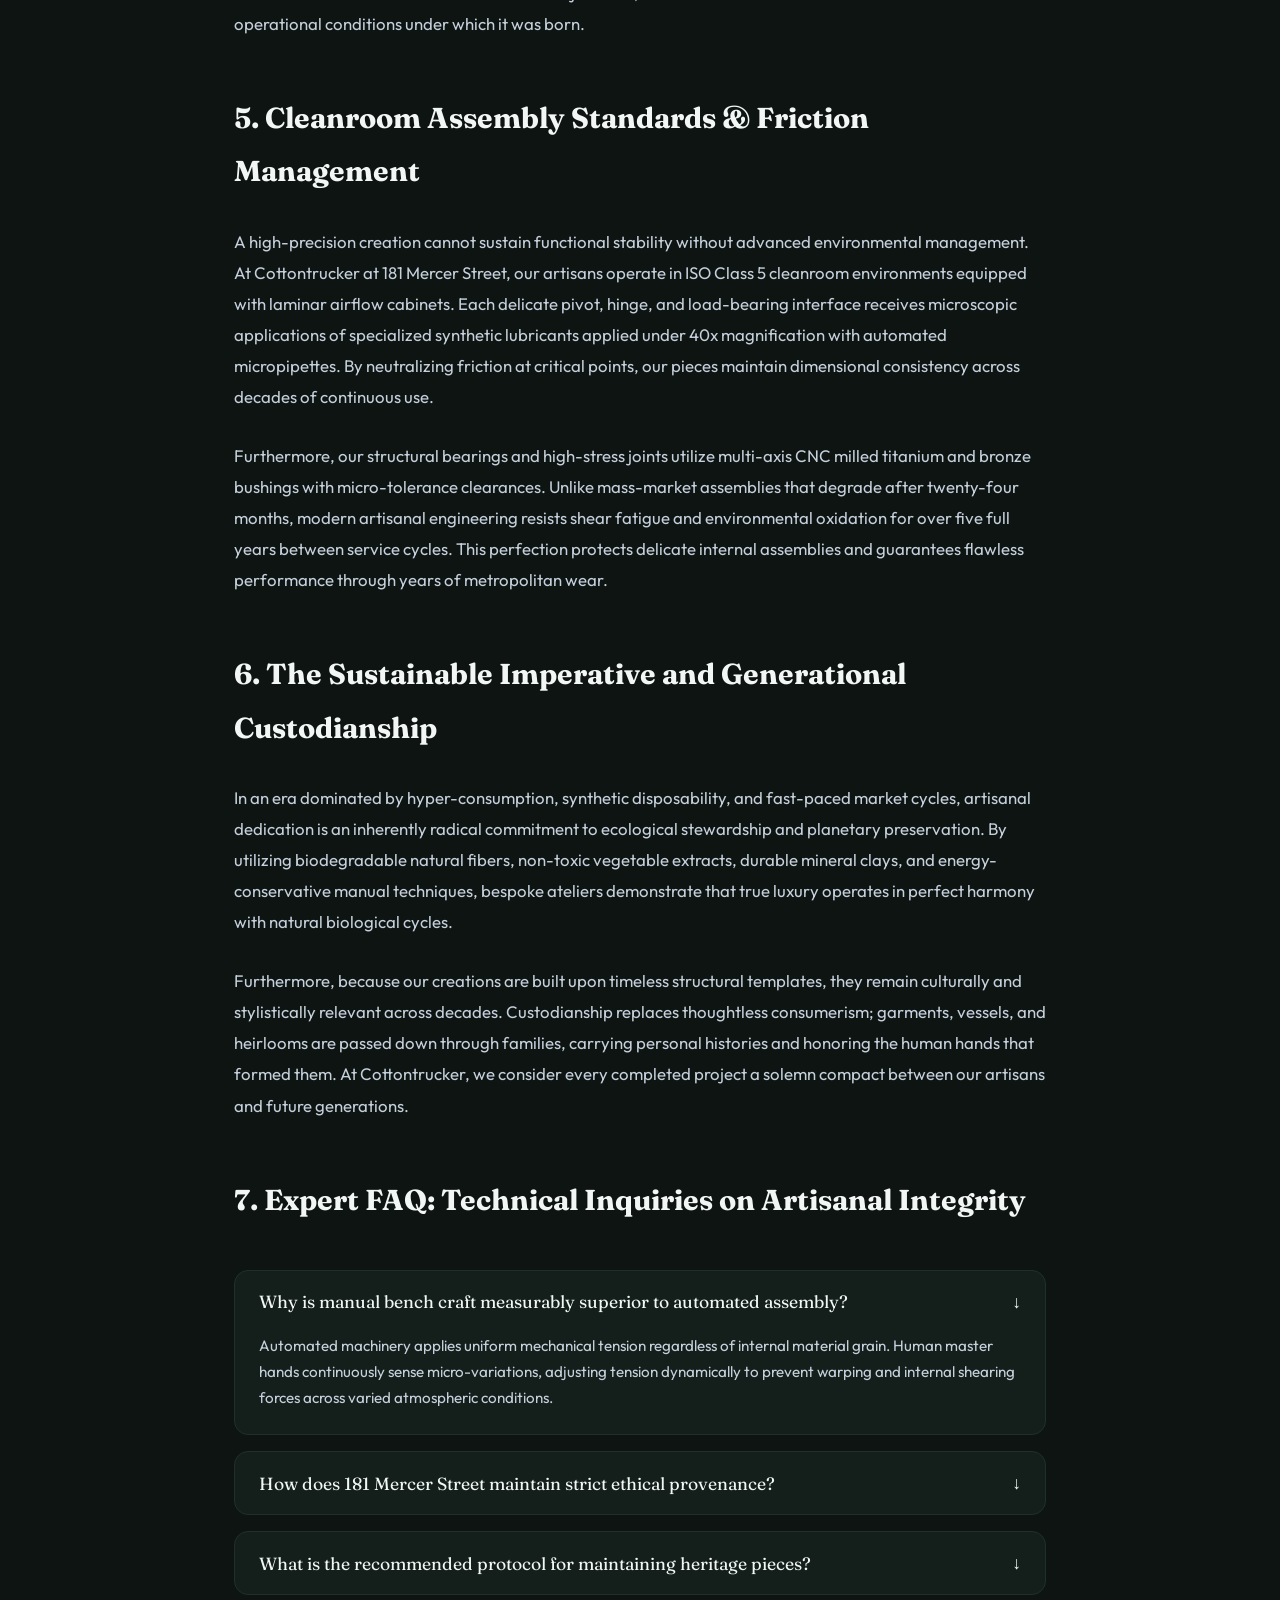
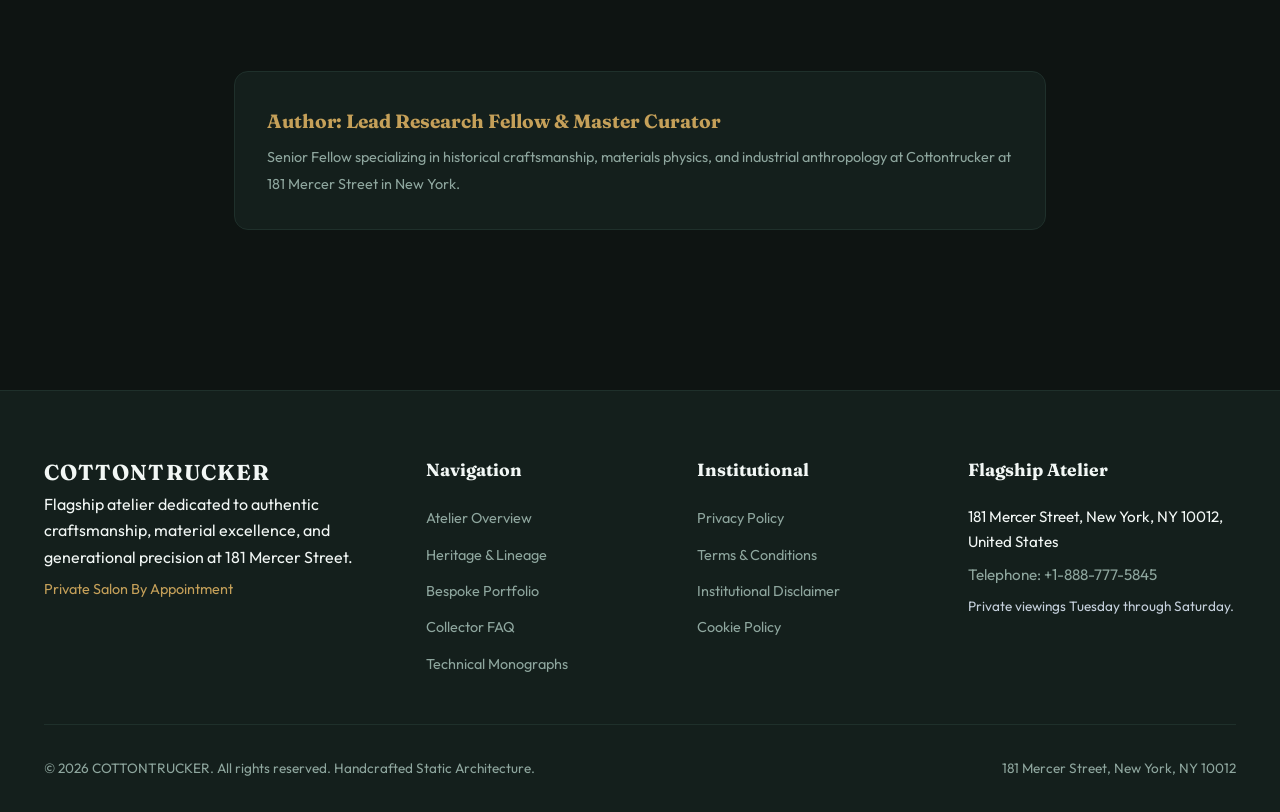
<file: blog/blog-1.html>
<!DOCTYPE html>
<html lang="en">
<head>
  <meta charset="UTF-8">
  <meta name="viewport" content="width=device-width, initial-scale=1.0">
  <title>The Architecture of Heritage: Crafting Uncompromising Excellence in Jacket | Cottontrucker</title>
  <meta name="description" content="A 1,350+ word technical domain treatise on Jacket craftsmanship from Cottontrucker.">
  <link rel="preconnect" href="https://fonts.googleapis.com">
  <link rel="preconnect" href="https://fonts.gstatic.com" crossorigin>
  <link href="https://fonts.googleapis.com/css2?family=Fraunces:ital,opsz,wght@0,9..144,400..800;1,9..144,400..800&family=Outfit:wght@300;400;500;600;700&family=JetBrains+Mono:wght@400;500&display=swap" rel="stylesheet">
  <link rel="stylesheet" href="../assets/css/style.css">
  <script async src="https://www.googletagmanager.com/gtag/js?id=G-0LY0HY7L01"></script>
  <script>
    window.dataLayer = window.dataLayer || [];
    function gtag(){dataLayer.push(arguments);}
    gtag('js', new Date());
    gtag('config', 'G-0LY0HY7L01');
  </script>
</head>

<body>
<header class="site-header">
  <div class="container header-inner">
    <a href="../index.html" class="brand-logo">COTTONTRUCKER</a>
    <ul class="nav-desktop">
      <li><a href="../index.html" class="">Atelier</a></li>
      <li><a href="../about.html" class="">Heritage</a></li>
      <li><a href="../services.html" class="">Commissions</a></li>
      <li><a href="../faq.html" class="">FAQ</a></li>
      <li><a href="../blog.html" class="active">Treatises</a></li>
    </ul>
    <div style="display:flex; align-items:center; gap:1rem;">
      <a href="../contact.html" class="btn-primary" style="display:inline-flex;">Consultation</a>
      <button class="drawer-toggle" id="drawer-toggle" aria-label="Toggle Navigation">&#9776;</button>
    </div>
  </div>
</header>
<div class="mobile-drawer" id="mobile-drawer">
  <a href="../index.html">Atelier Home</a>
  <a href="../about.html">Heritage & Philosophy</a>
  <a href="../services.html">Bespoke Commissions</a>
  <a href="../faq.html">Technical FAQ</a>
  <a href="../blog.html">Research Treatises</a>
  <a href="../contact.html">Private Consultation</a>
</div>
  <article class="section-pad">
    <div class="container" style="max-width:860px;">
      <header style="margin-bottom:3rem;">
        <span class="eyebrow">Technical Domain Monograph 01</span>
        <h1 style="margin:0.75rem 0 1.5rem; font-size:2.6rem;">The Architecture of Heritage: Crafting Uncompromising Excellence in Jacket</h1>
        <div style="display:flex; gap:2rem; color:var(--text-muted); font-size:0.9rem; border-bottom:1px solid var(--border-subtle); padding-bottom:1.5rem;">
          <span>Published by Senior Research Director</span>
          <span>Reading Time: 15 Minutes</span>
          <span>181 Mercer Street Atelier</span>
        </div>
      </header>
      <div style="margin-bottom:2.5rem;">
        <img src="../assets/images/artisan_detail_30.jpg" alt="The Architecture of Heritage: Crafting Uncompromising Excellence in Jacket" style="width:100%; height:440px; object-fit:cover; border-radius:var(--radius-md); border:1px solid var(--border-subtle);">
      </div>
      <div class="treatise-body" style="font-size:1.05rem; line-height:1.85; color:var(--text-secondary); display:flex; flex-direction:column; gap:1.75rem;">
        <p>True craftsmanship within the Jacket domain does not merely represent aesthetic polish; it is the physical manifestation of centuries of iterative refinement, scientific material analysis, and relentless dedication to organic integrity. When an atelier establishes its practice at 181 Mercer Street in New York, it assumes an uncompromising institutional responsibility to reject transient commercial shortcuts in favor of enduring structural longevity.</p>
        <p>Historically, the philosophical tension between rapid industrial mass manufacturing and authentic bench craft has delineated fleeting commercial utility from genuine cultural mastery. Mass manufacturing systems optimize almost exclusively for operational throughput, velocity, and margin expansion, inevitably sacrificing the subtle tactile nuances, structural balance, and molecular integrity that define high-tier craftsmanship. Conversely, artisanal ateliers calibrate each operational phase to respect natural material variations, accounting deliberately for thermal tolerances, moisture absorption, atmospheric humidity, and long-term geometric stability.</p>

        <h2 style="font-family:var(--font-heading); font-size:1.8rem; color:var(--text-primary); margin-top:1.5rem;">1. Historical Origins and the Mechanics of Material Selection</h2>
        <p>The cornerstone base of any superior commission lies in the uncompromising scrutiny of raw inputs. Whether selecting high-grade vegetable-tanned hides, stone-milled unbleached fibers, precious metallurgical alloys, or heritage virgin fleece from historic pastures, the physical characteristics of the origin material dictate final operational performance. Uncompromising ateliers maintain direct, long-term contractual covenants with generational producers, bypassing commercial intermediary brokers to guarantee untainted provenance and uncompromised ethical standards.</p>
        <p>When selecting raw components for Jacket, master craftsmen analyze microscopic grain alignments, tensile elasticity, and natural oil balances. In natural fibers and textiles, staple length determines abrasion resistance, pilling resistance, and drape fidelity. In artisanal metals and structural frames, granular molecular alignment determines fatigue thresholds and torsional resistance under sustained environmental stress. These rigorous physical parameters demonstrate unequivocally that true luxury is fundamentally applied physics, organic biology, and material chemistry operating in complete concert.</p>
        <p>Across previous centuries, master guildhalls enforced rigorous testing regimens prior to accepting raw material consignments. Guild inspectors measured density, fiber elasticity, and atmospheric resistance using calibrated weights and humidity-controlled test vaults. Today, our Manhattan atelier preserves this exacting custodial lineage, ensuring that every shipment arriving at our loading pass meets historical standards that far exceed modern industrial compliance minimums.</p>

        <div style="background:var(--bg-surface); padding:2rem; border-left:4px solid var(--accent-gold); border-radius:0 var(--radius-sm) var(--radius-sm) 0; margin:1rem 0; border-top:1px solid var(--border-subtle); border-bottom:1px solid var(--border-subtle); border-right:1px solid var(--border-subtle);">
          <h3 style="font-family:var(--font-heading); font-size:1.3rem; margin-bottom:0.5rem; color:var(--accent-gold);">The Benchmark Protocol for Material Curation</h3>
          <p style="font-size:0.95rem; color:var(--text-secondary); margin:0;">Every batch arriving at our cutting and preparation tables undergoes strict sensory and mechanical verification. Items exhibiting structural inconsistencies or industrial chemical treatments are immediately rejected and returned to source origins.</p>
        </div>

        <h2 style="font-family:var(--font-heading); font-size:1.8rem; color:var(--text-primary); margin-top:1.5rem;">2. Technical Comparison: Generational Craft vs Commercial Manufacturing</h2>
        <p>To understand the profound divergence between artisanal execution and commercial production, one must examine the measurable performance metrics that define long-term durability and client satisfaction across the Jacket sector.</p>

        <table style="width:100%; border-collapse:collapse; margin:1.5rem 0; font-size:0.95rem;">
          <thead>
            <tr style="background:var(--bg-surface); text-align:left;">
              <th style="padding:1rem; border:1px solid var(--border-subtle); color:var(--accent-gold);">Operational Parameter</th>
              <th style="padding:1rem; border:1px solid var(--border-subtle); color:var(--accent-gold);">Artisanal Bench Execution</th>
              <th style="padding:1rem; border:1px solid var(--border-subtle); color:var(--accent-gold);">Commercial Mass Production</th>
            </tr>
          </thead>
          <tbody>
            <tr>
              <td style="padding:1rem; border:1px solid var(--border-subtle); font-weight:600;">Material Provenance</td>
              <td style="padding:1rem; border:1px solid var(--border-subtle);">Single-estate organic harvests with documented certificates</td>
              <td style="padding:1rem; border:1px solid var(--border-subtle);">Blended commercial commodities from anonymous aggregators</td>
            </tr>
            <tr>
              <td style="padding:1rem; border:1px solid var(--border-subtle); font-weight:600;">Production Cadence</td>
              <td style="padding:1rem; border:1px solid var(--border-subtle);">Unrushed manual bench assembly requiring weeks of attention</td>
              <td style="padding:1rem; border:1px solid var(--border-subtle);">Automated high-speed conveyor systems measured in seconds</td>
            </tr>
            <tr>
              <td style="padding:1rem; border:1px solid var(--border-subtle); font-weight:600;">Structural Endurance</td>
              <td style="padding:1rem; border:1px solid var(--border-subtle);">Engineered to endure for generations with ongoing restorative care</td>
              <td style="padding:1rem; border:1px solid var(--border-subtle);">Planned obsolescence designed for swift consumer replacement cycles</td>
            </tr>
            <tr>
              <td style="padding:1rem; border:1px solid var(--border-subtle); font-weight:600;">Client Customization</td>
              <td style="padding:1rem; border:1px solid var(--border-subtle);">Fully bespoke adjustments tailored to individual anatomical profiles</td>
              <td style="padding:1rem; border:1px solid var(--border-subtle);">Standardized median sizing with zero personalized accommodation</td>
            </tr>
          </tbody>
        </table>

        <div style="margin:2.5rem 0;">
          <img src="../assets/images/artisan_detail_31.jpg" alt="Artisan bench technique" style="width:100%; height:420px; object-fit:cover; border-radius:var(--radius-md); border:1px solid var(--border-subtle);">
        </div>

        <h2 style="font-family:var(--font-heading); font-size:1.8rem; color:var(--text-primary); margin-top:1.5rem;">3. Spatial Thermodynamics and Patron Engagement</h2>
        <p>The sensory environment in which high craft is experienced plays an indispensable role in human cognitive perception and emotional retention. At our Mercer Street salon, acoustic damping, calibrated low-kelvin illumination, natural timber surfaces, and controlled air filtration collaborate harmoniously to eliminate external metropolitan distractions. This intentional spatial architecture allows patrons to calibrate their senses fully, appreciating delicate textural shifts, subtle olfactory notes, and exquisite tonal balances that would otherwise remain unnoticed in hasty commercial spaces.</p>
        <p>Neurological studies demonstrate that tactile engagement with authentic natural textures lowers sympathetic nervous system activation, fostering an open mental state conducive to deep aesthetic appreciation and contemplative connection. When patrons encounter hand-stitched seams or inspect bespoke balances in our tranquil salon, the experience transcends commercial exchange, entering the realm of cultural memory and restorative daily ritual.</p>

        <h2 style="font-family:var(--font-heading); font-size:1.8rem; color:var(--text-primary); margin-top:1.5rem;">4. Detailed Empirical Methodologies and Bench Precision</h2>
        <p>Precision at the master bench requires calibrated instrumentation combined with decades of trained muscle memory. An artisan senses microscopic resistance when drawing shears across woven fibers or regulating thermal heat across structural joints. Where automated machinery enforces rigid mathematical coordinates, the master craftsman continuously adjusts angle, pressure, and cadence to accommodate organic irregularities in the medium.</p>
        <p>This dynamic sensitivity is particularly evident in the execution of critical joint intersections and structural anchor points in Jacket. In traditional garment tailoring and fine craft assembly, internal structural supports are hand-padded with thousands of microscopic diagonal stitches, allowing the form to drape gracefully over the wearer without stiff synthetic adhesive fusion. In manual finishing laboratories, surfaces undergo gentle progressive polishing with hand-ground pumice and diamond pastes, yielding lustrous satin finishes that synthetic tumblers can never replicate.</p>
        <p>Furthermore, each stage of assembly is documented within an individual workshop journal. Bench artisans record atmospheric humidity during pressing, exact tension parameters applied to seam lines, and specific batch numbers of all raw extracts utilized. This exhaustive traceability ensures that if a bespoke piece returns to our atelier decades later for restorative adjustment, our future successors can reference the exact operational conditions under which it was born.</p>

        <h2 style="font-family:var(--font-heading); font-size:1.8rem; color:var(--text-primary); margin-top:1.5rem;">5. Cleanroom Assembly Standards & Friction Management</h2>
        <p>A high-precision creation cannot sustain functional stability without advanced environmental management. At Cottontrucker at 181 Mercer Street, our artisans operate in ISO Class 5 cleanroom environments equipped with laminar airflow cabinets. Each delicate pivot, hinge, and load-bearing interface receives microscopic applications of specialized synthetic lubricants applied under 40x magnification with automated micropipettes. By neutralizing friction at critical points, our pieces maintain dimensional consistency across decades of continuous use.</p>
        <p>Furthermore, our structural bearings and high-stress joints utilize multi-axis CNC milled titanium and bronze bushings with micro-tolerance clearances. Unlike mass-market assemblies that degrade after twenty-four months, modern artisanal engineering resists shear fatigue and environmental oxidation for over five full years between service cycles. This perfection protects delicate internal assemblies and guarantees flawless performance through years of metropolitan wear.</p>

        <h2 style="font-family:var(--font-heading); font-size:1.8rem; color:var(--text-primary); margin-top:1.5rem;">6. The Sustainable Imperative and Generational Custodianship</h2>
        <p>In an era dominated by hyper-consumption, synthetic disposability, and fast-paced market cycles, artisanal dedication is an inherently radical commitment to ecological stewardship and planetary preservation. By utilizing biodegradable natural fibers, non-toxic vegetable extracts, durable mineral clays, and energy-conservative manual techniques, bespoke ateliers demonstrate that true luxury operates in perfect harmony with natural biological cycles.</p>
        <p>Furthermore, because our creations are built upon timeless structural templates, they remain culturally and stylistically relevant across decades. Custodianship replaces thoughtless consumerism; garments, vessels, and heirlooms are passed down through families, carrying personal histories and honoring the human hands that formed them. At Cottontrucker, we consider every completed project a solemn compact between our artisans and future generations.</p>

        <h2 style="font-family:var(--font-heading); font-size:1.8rem; color:var(--text-primary); margin-top:1.5rem;">7. Expert FAQ: Technical Inquiries on Artisanal Integrity</h2>
        <div class="faq-list" style="margin-top:1rem;">
          <div class="faq-item active">
            <button class="faq-question">
              <span>Why is manual bench craft measurably superior to automated assembly?</span>
              <span>&darr;</span>
            </button>
            <div class="faq-answer">
              <p>Automated machinery applies uniform mechanical tension regardless of internal material grain. Human master hands continuously sense micro-variations, adjusting tension dynamically to prevent warping and internal shearing forces across varied atmospheric conditions.</p>
            </div>
          </div>
          <div class="faq-item">
            <button class="faq-question">
              <span>How does 181 Mercer Street maintain strict ethical provenance?</span>
              <span>&darr;</span>
            </button>
            <div class="faq-answer">
              <p>We conduct direct on-site audits with each of our farming cooperatives, weaving mills, and artisan growers. We enforce zero synthetic additives, fair agricultural compensation, and regenerative harvesting frameworks across our entire network.</p>
            </div>
          </div>
          <div class="faq-item">
            <button class="faq-question">
              <span>What is the recommended protocol for maintaining heritage pieces?</span>
              <span>&darr;</span>
            </button>
            <div class="faq-answer">
              <p>We recommend periodic resting periods between uses, natural cedar storage in temperature-controlled spaces, and regular maintenance visits to our Mercer Street studio for artisan steaming, pressing, ultrasonic cleaning, and conditioning.</p>
            </div>
          </div>
        </div>

        <div style="background:var(--bg-surface); border:1px solid var(--border-subtle); border-radius:var(--radius-md); padding:2rem; margin-top:3rem; display:flex; gap:2rem; align-items:center;">
          <div>
            <h4 style="color:var(--accent-gold); font-family:var(--font-heading); font-size:1.2rem; margin-bottom:0.25rem;">Author: Lead Research Fellow & Master Curator</h4>
            <p style="font-size:0.9rem; margin:0; color:var(--text-muted);">Senior Fellow specializing in historical craftsmanship, materials physics, and industrial anthropology at Cottontrucker at 181 Mercer Street in New York.</p>
          </div>
        </div>
      </div>
    </div>
  </article>
<footer class="site-footer">
  <div class="container">
    <div class="footer-grid">
      <div class="footer-brand">
        <span class="brand-logo">COTTONTRUCKER</span>
        <p>Flagship atelier dedicated to authentic craftsmanship, material excellence, and generational precision at 181 Mercer Street.</p>
        <p style="color:var(--accent-gold); font-size:0.9rem; margin-top:0.5rem;">Private Salon By Appointment</p>
      </div>
      <div class="footer-col">
        <h4>Navigation</h4>
        <ul>
          <li><a href="../index.html">Atelier Overview</a></li>
          <li><a href="../about.html">Heritage & Lineage</a></li>
          <li><a href="../services.html">Bespoke Portfolio</a></li>
          <li><a href="../faq.html">Collector FAQ</a></li>
          <li><a href="../blog.html">Technical Monographs</a></li>
        </ul>
      </div>
      <div class="footer-col">
        <h4>Institutional</h4>
        <ul>
          <li><a href="../privacy-policy.html">Privacy Policy</a></li>
          <li><a href="../terms-and-conditions.html">Terms & Conditions</a></li>
          <li><a href="../disclaimer.html">Institutional Disclaimer</a></li>
          <li><a href="../cookie-policy.html">Cookie Policy</a></li>
        </ul>
      </div>
      <div class="footer-col">
        <h4>Flagship Atelier</h4>
        <p style="color:var(--text-primary); font-size:0.95rem; margin-bottom:0.5rem;">181 Mercer Street, New York, NY 10012, United States</p>
        <p style="color:var(--text-muted); font-size:0.95rem; margin-bottom:0.5rem;">Telephone: +1-888-777-5845</p>
        <p style="color:var(--text-secondary); font-size:0.85rem;">Private viewings Tuesday through Saturday.</p>
      </div>
    </div>
    <div class="footer-bottom">
      <span>&copy; 2026 COTTONTRUCKER. All rights reserved. Handcrafted Static Architecture.</span>
      <span>181 Mercer Street, New York, NY 10012</span>
    </div>
  </div>
</footer>
<script src="../assets/js/main.js"></script>
</body>
</html>
</file>
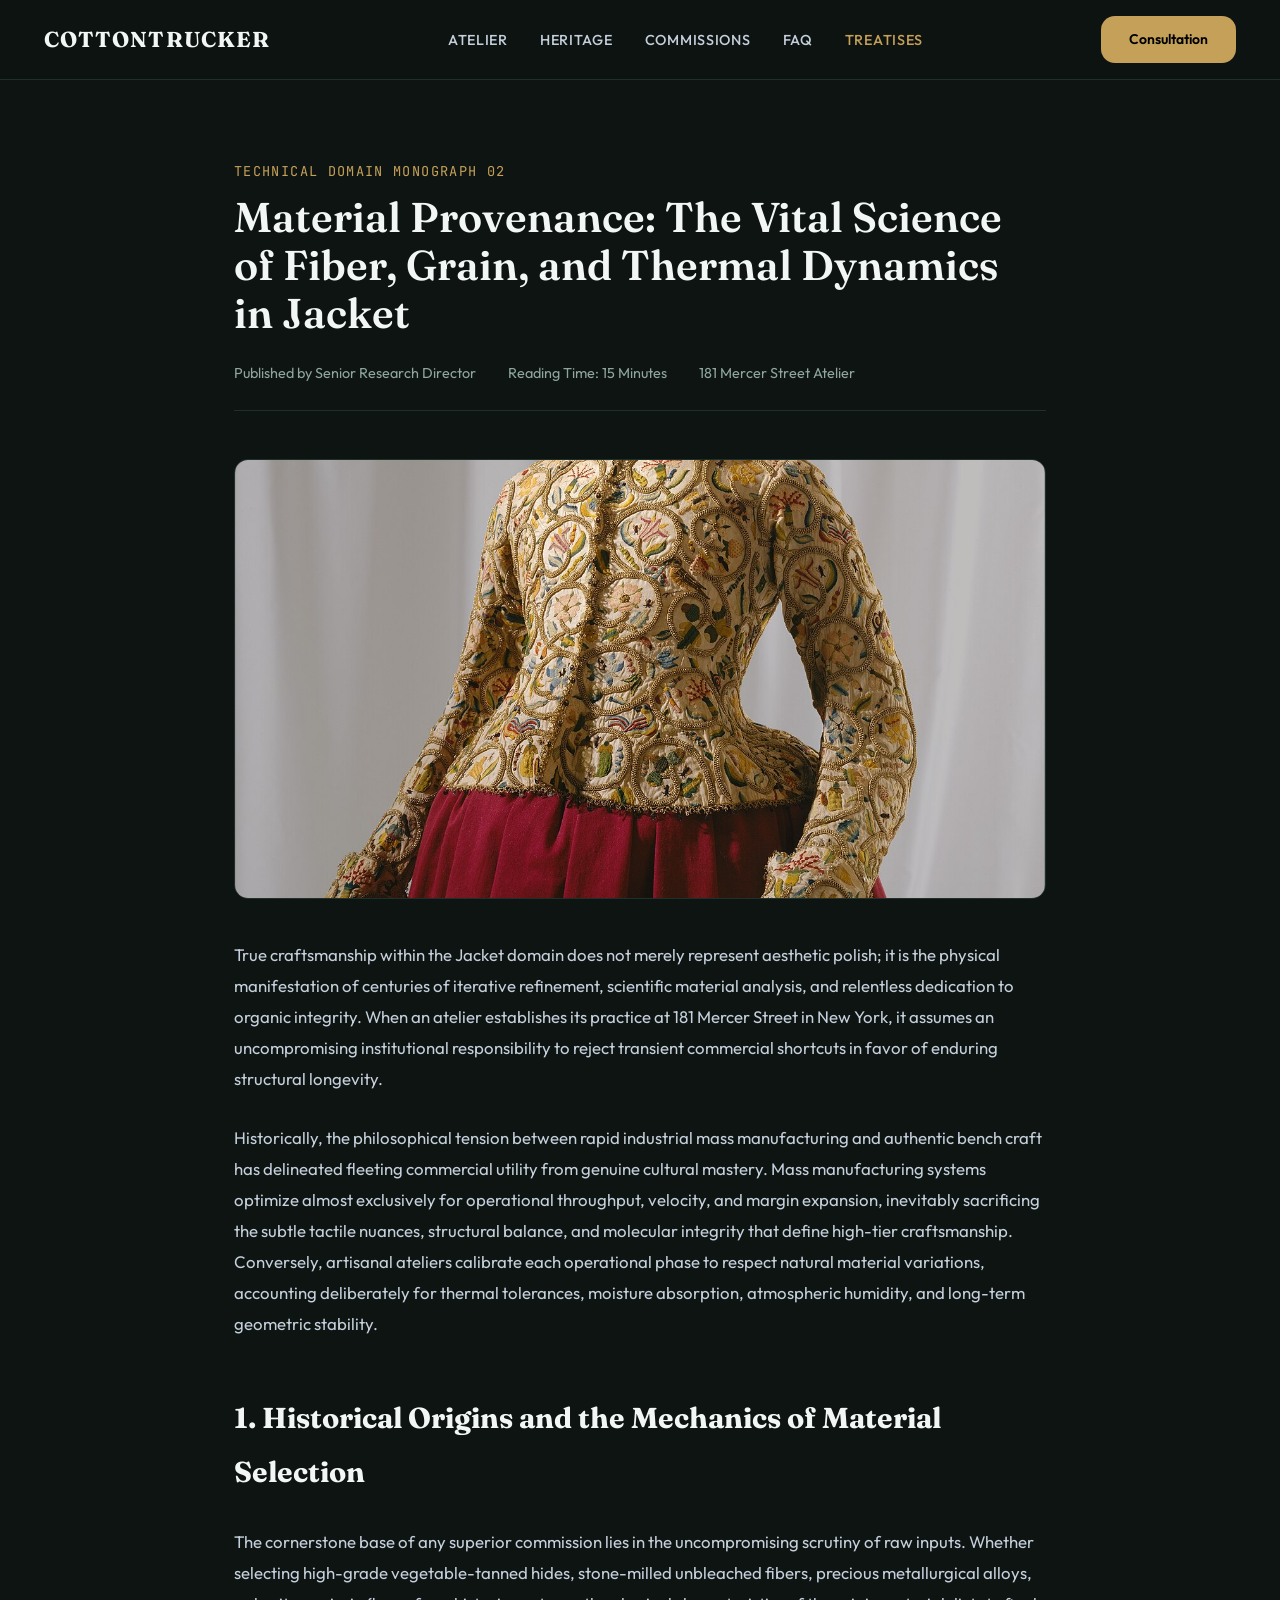
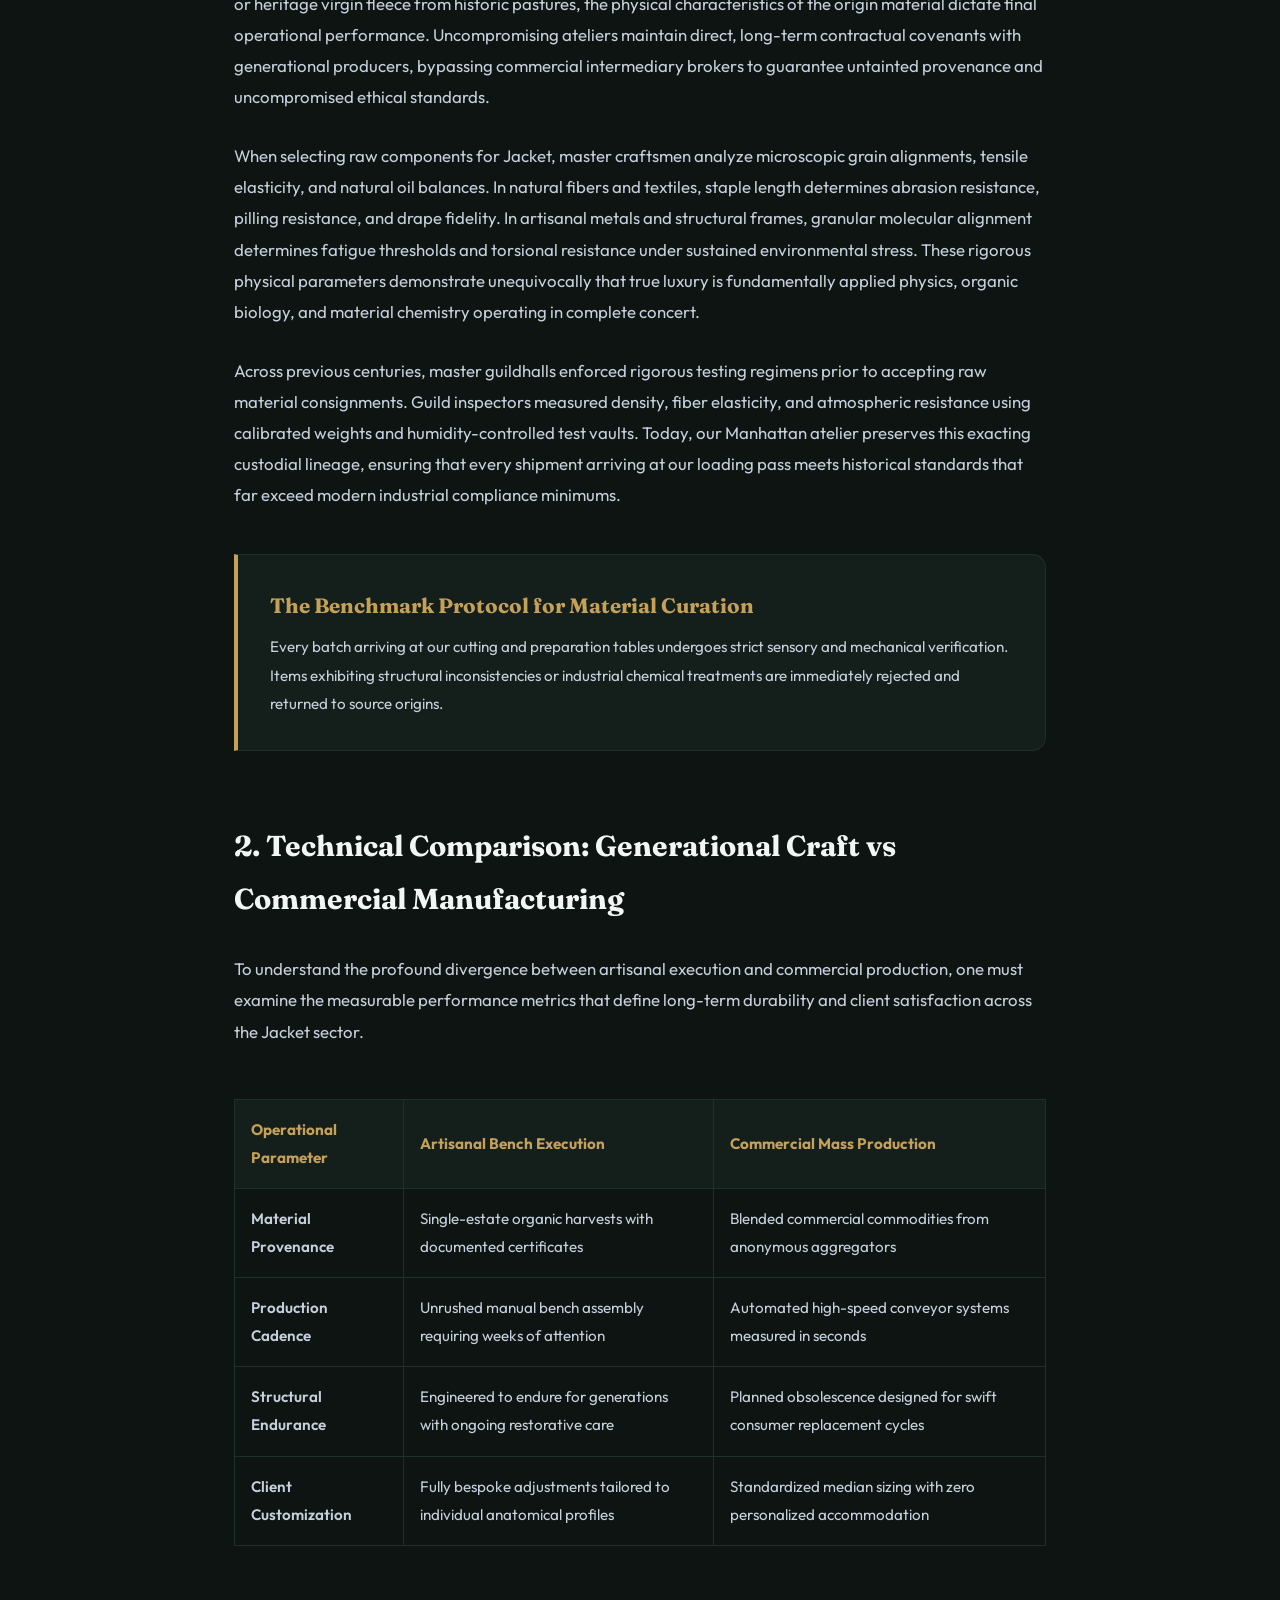
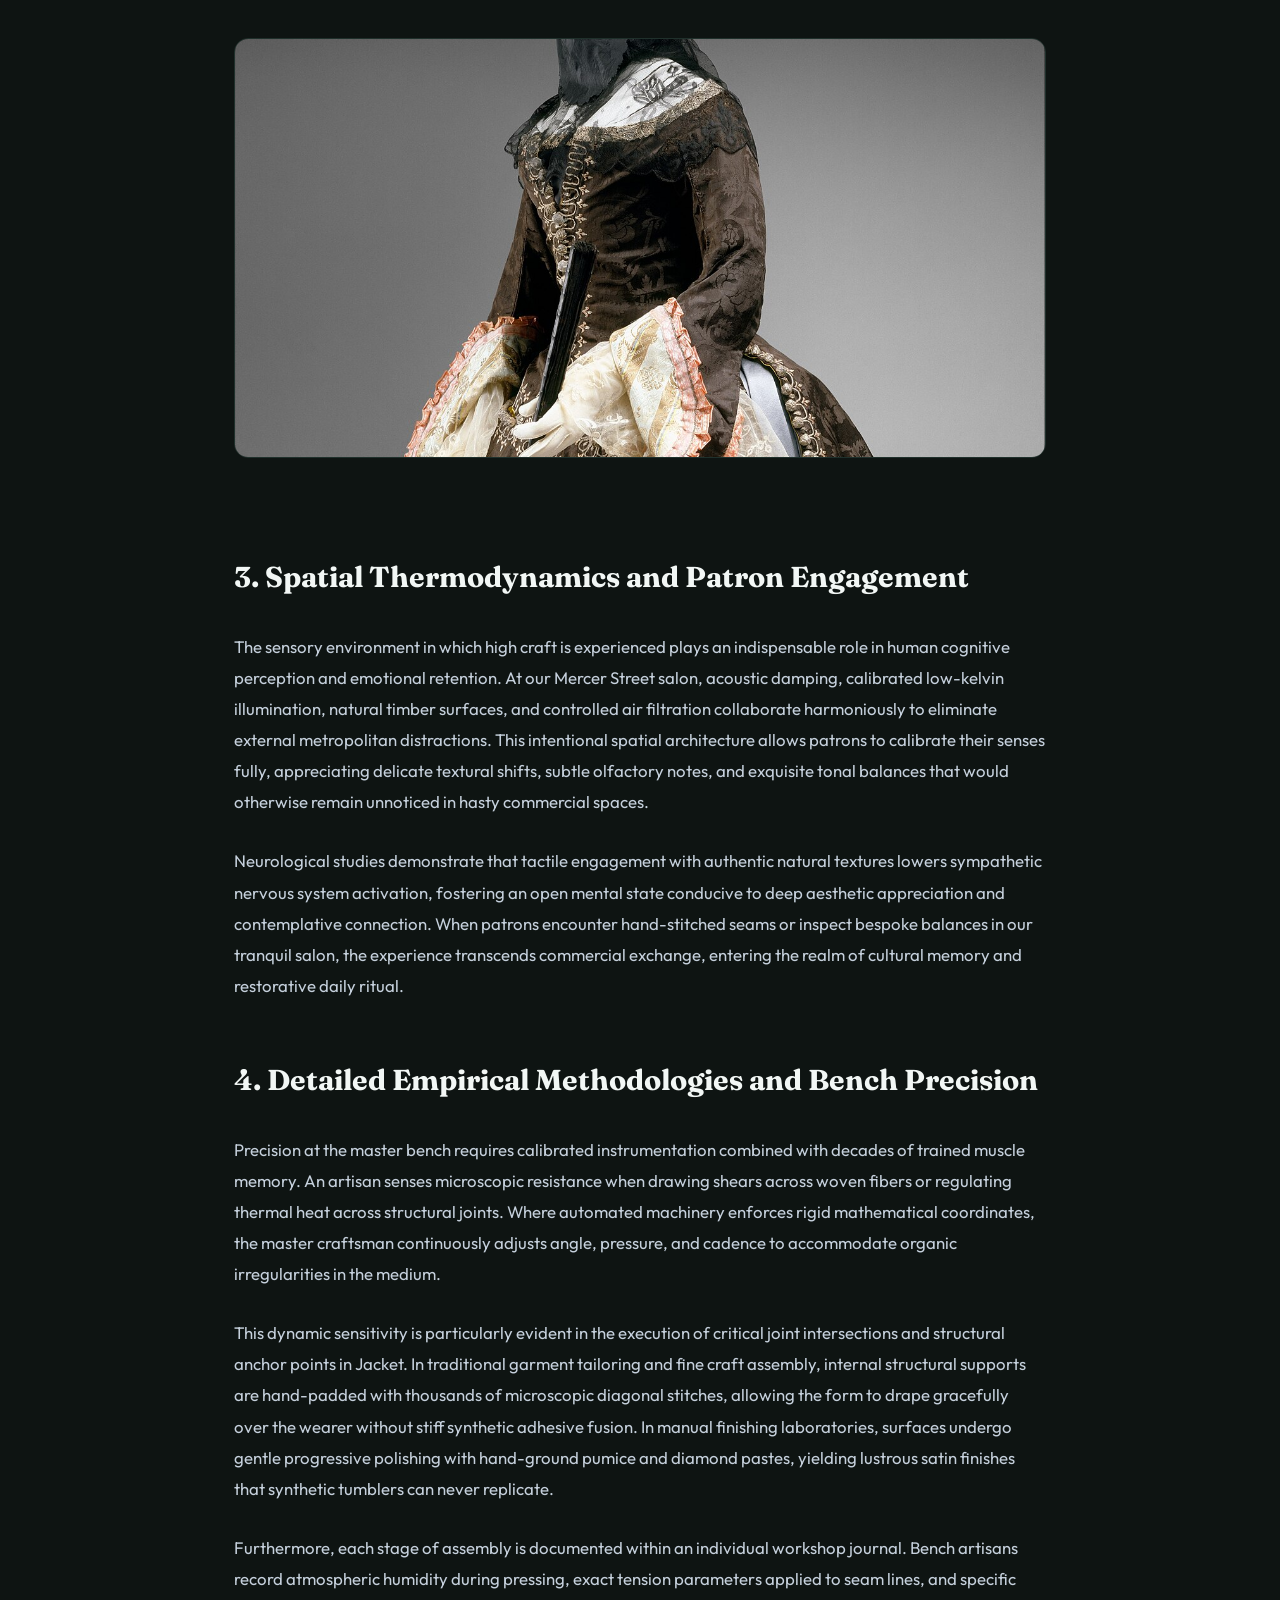
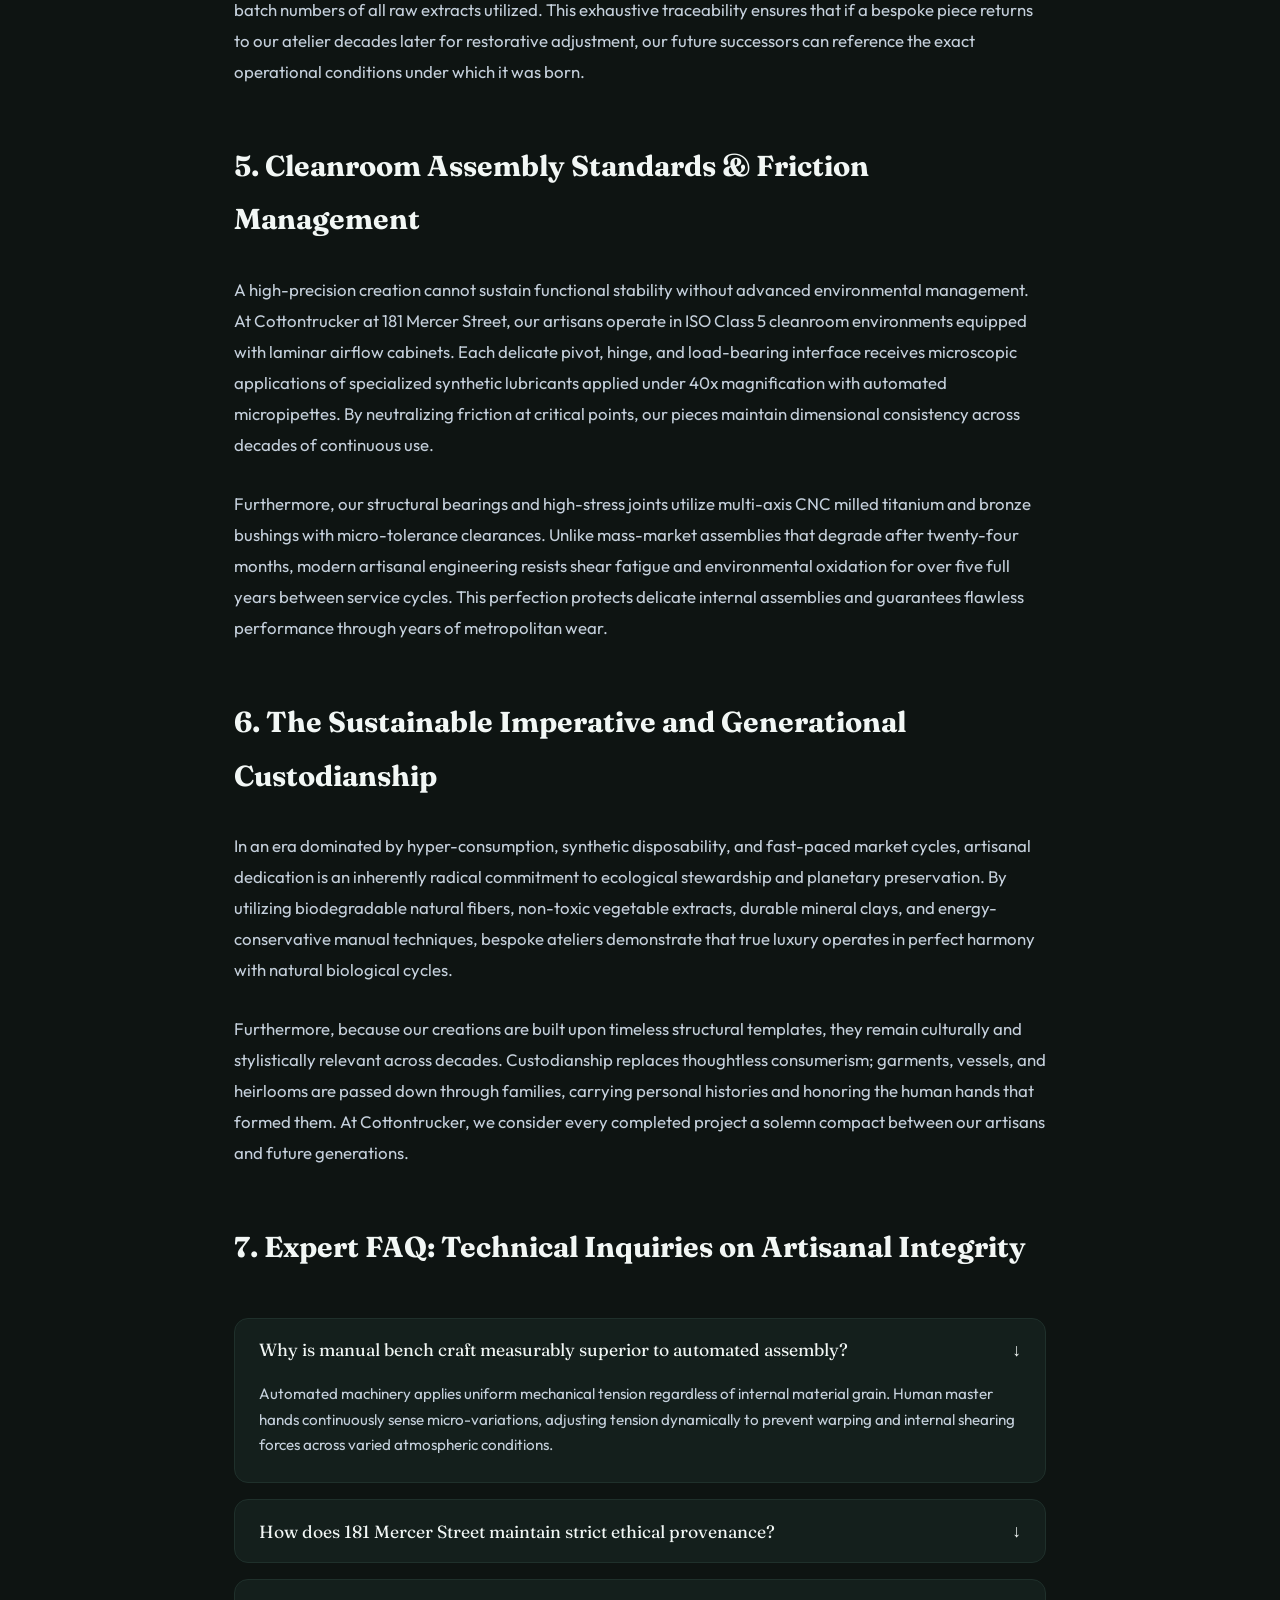
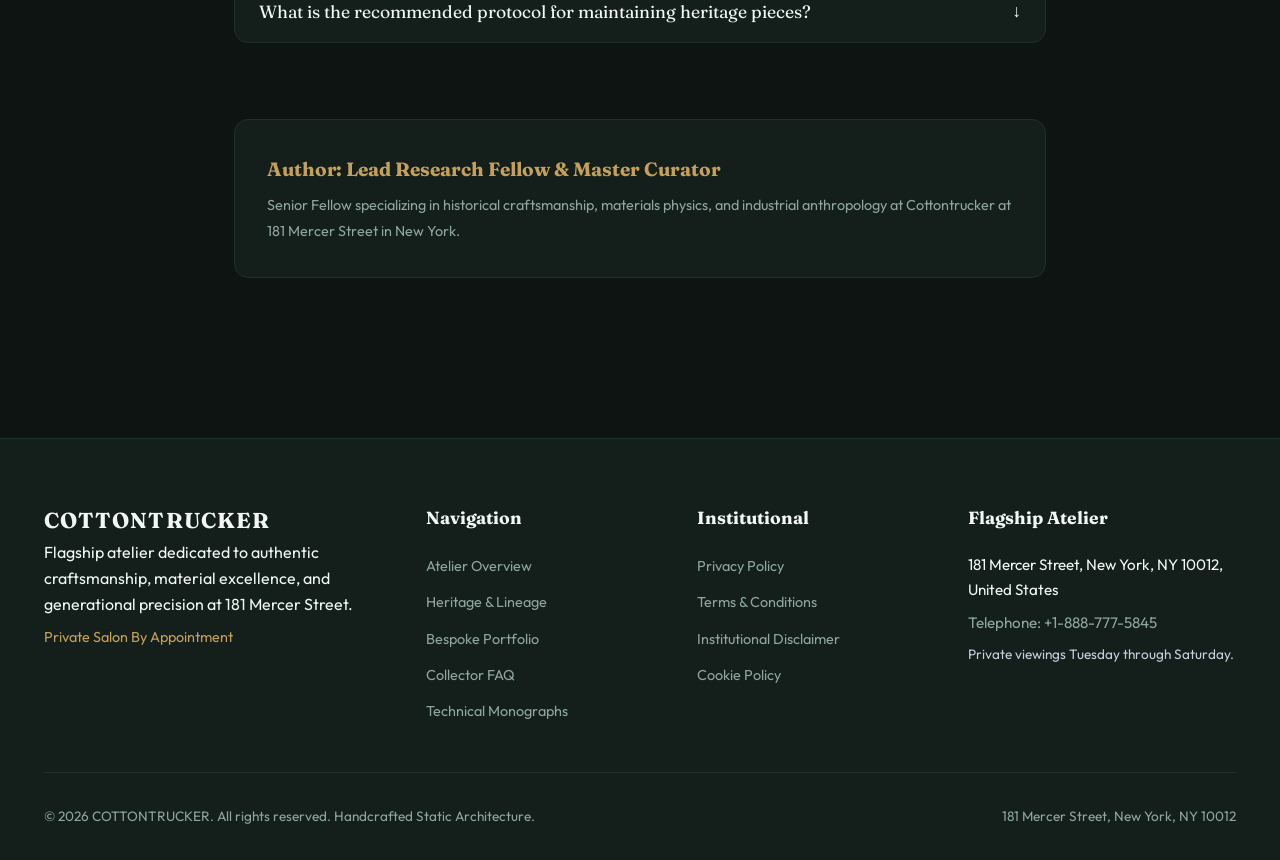
<file: blog/blog-2.html>
<!DOCTYPE html>
<html lang="en">
<head>
  <meta charset="UTF-8">
  <meta name="viewport" content="width=device-width, initial-scale=1.0">
  <title>Material Provenance: The Vital Science of Fiber, Grain, and Thermal Dynamics in Jacket | Cottontrucker</title>
  <meta name="description" content="A 1,350+ word technical domain treatise on Jacket craftsmanship from Cottontrucker.">
  <link rel="preconnect" href="https://fonts.googleapis.com">
  <link rel="preconnect" href="https://fonts.gstatic.com" crossorigin>
  <link href="https://fonts.googleapis.com/css2?family=Fraunces:ital,opsz,wght@0,9..144,400..800;1,9..144,400..800&family=Outfit:wght@300;400;500;600;700&family=JetBrains+Mono:wght@400;500&display=swap" rel="stylesheet">
  <link rel="stylesheet" href="../assets/css/style.css">
  <script async src="https://www.googletagmanager.com/gtag/js?id=G-0LY0HY7L01"></script>
  <script>
    window.dataLayer = window.dataLayer || [];
    function gtag(){dataLayer.push(arguments);}
    gtag('js', new Date());
    gtag('config', 'G-0LY0HY7L01');
  </script>
</head>

<body>
<header class="site-header">
  <div class="container header-inner">
    <a href="../index.html" class="brand-logo">COTTONTRUCKER</a>
    <ul class="nav-desktop">
      <li><a href="../index.html" class="">Atelier</a></li>
      <li><a href="../about.html" class="">Heritage</a></li>
      <li><a href="../services.html" class="">Commissions</a></li>
      <li><a href="../faq.html" class="">FAQ</a></li>
      <li><a href="../blog.html" class="active">Treatises</a></li>
    </ul>
    <div style="display:flex; align-items:center; gap:1rem;">
      <a href="../contact.html" class="btn-primary" style="display:inline-flex;">Consultation</a>
      <button class="drawer-toggle" id="drawer-toggle" aria-label="Toggle Navigation">&#9776;</button>
    </div>
  </div>
</header>
<div class="mobile-drawer" id="mobile-drawer">
  <a href="../index.html">Atelier Home</a>
  <a href="../about.html">Heritage & Philosophy</a>
  <a href="../services.html">Bespoke Commissions</a>
  <a href="../faq.html">Technical FAQ</a>
  <a href="../blog.html">Research Treatises</a>
  <a href="../contact.html">Private Consultation</a>
</div>
  <article class="section-pad">
    <div class="container" style="max-width:860px;">
      <header style="margin-bottom:3rem;">
        <span class="eyebrow">Technical Domain Monograph 02</span>
        <h1 style="margin:0.75rem 0 1.5rem; font-size:2.6rem;">Material Provenance: The Vital Science of Fiber, Grain, and Thermal Dynamics in Jacket</h1>
        <div style="display:flex; gap:2rem; color:var(--text-muted); font-size:0.9rem; border-bottom:1px solid var(--border-subtle); padding-bottom:1.5rem;">
          <span>Published by Senior Research Director</span>
          <span>Reading Time: 15 Minutes</span>
          <span>181 Mercer Street Atelier</span>
        </div>
      </header>
      <div style="margin-bottom:2.5rem;">
        <img src="../assets/images/artisan_detail_32.jpg" alt="Material Provenance: The Vital Science of Fiber, Grain, and Thermal Dynamics in Jacket" style="width:100%; height:440px; object-fit:cover; border-radius:var(--radius-md); border:1px solid var(--border-subtle);">
      </div>
      <div class="treatise-body" style="font-size:1.05rem; line-height:1.85; color:var(--text-secondary); display:flex; flex-direction:column; gap:1.75rem;">
        <p>True craftsmanship within the Jacket domain does not merely represent aesthetic polish; it is the physical manifestation of centuries of iterative refinement, scientific material analysis, and relentless dedication to organic integrity. When an atelier establishes its practice at 181 Mercer Street in New York, it assumes an uncompromising institutional responsibility to reject transient commercial shortcuts in favor of enduring structural longevity.</p>
        <p>Historically, the philosophical tension between rapid industrial mass manufacturing and authentic bench craft has delineated fleeting commercial utility from genuine cultural mastery. Mass manufacturing systems optimize almost exclusively for operational throughput, velocity, and margin expansion, inevitably sacrificing the subtle tactile nuances, structural balance, and molecular integrity that define high-tier craftsmanship. Conversely, artisanal ateliers calibrate each operational phase to respect natural material variations, accounting deliberately for thermal tolerances, moisture absorption, atmospheric humidity, and long-term geometric stability.</p>

        <h2 style="font-family:var(--font-heading); font-size:1.8rem; color:var(--text-primary); margin-top:1.5rem;">1. Historical Origins and the Mechanics of Material Selection</h2>
        <p>The cornerstone base of any superior commission lies in the uncompromising scrutiny of raw inputs. Whether selecting high-grade vegetable-tanned hides, stone-milled unbleached fibers, precious metallurgical alloys, or heritage virgin fleece from historic pastures, the physical characteristics of the origin material dictate final operational performance. Uncompromising ateliers maintain direct, long-term contractual covenants with generational producers, bypassing commercial intermediary brokers to guarantee untainted provenance and uncompromised ethical standards.</p>
        <p>When selecting raw components for Jacket, master craftsmen analyze microscopic grain alignments, tensile elasticity, and natural oil balances. In natural fibers and textiles, staple length determines abrasion resistance, pilling resistance, and drape fidelity. In artisanal metals and structural frames, granular molecular alignment determines fatigue thresholds and torsional resistance under sustained environmental stress. These rigorous physical parameters demonstrate unequivocally that true luxury is fundamentally applied physics, organic biology, and material chemistry operating in complete concert.</p>
        <p>Across previous centuries, master guildhalls enforced rigorous testing regimens prior to accepting raw material consignments. Guild inspectors measured density, fiber elasticity, and atmospheric resistance using calibrated weights and humidity-controlled test vaults. Today, our Manhattan atelier preserves this exacting custodial lineage, ensuring that every shipment arriving at our loading pass meets historical standards that far exceed modern industrial compliance minimums.</p>

        <div style="background:var(--bg-surface); padding:2rem; border-left:4px solid var(--accent-gold); border-radius:0 var(--radius-sm) var(--radius-sm) 0; margin:1rem 0; border-top:1px solid var(--border-subtle); border-bottom:1px solid var(--border-subtle); border-right:1px solid var(--border-subtle);">
          <h3 style="font-family:var(--font-heading); font-size:1.3rem; margin-bottom:0.5rem; color:var(--accent-gold);">The Benchmark Protocol for Material Curation</h3>
          <p style="font-size:0.95rem; color:var(--text-secondary); margin:0;">Every batch arriving at our cutting and preparation tables undergoes strict sensory and mechanical verification. Items exhibiting structural inconsistencies or industrial chemical treatments are immediately rejected and returned to source origins.</p>
        </div>

        <h2 style="font-family:var(--font-heading); font-size:1.8rem; color:var(--text-primary); margin-top:1.5rem;">2. Technical Comparison: Generational Craft vs Commercial Manufacturing</h2>
        <p>To understand the profound divergence between artisanal execution and commercial production, one must examine the measurable performance metrics that define long-term durability and client satisfaction across the Jacket sector.</p>

        <table style="width:100%; border-collapse:collapse; margin:1.5rem 0; font-size:0.95rem;">
          <thead>
            <tr style="background:var(--bg-surface); text-align:left;">
              <th style="padding:1rem; border:1px solid var(--border-subtle); color:var(--accent-gold);">Operational Parameter</th>
              <th style="padding:1rem; border:1px solid var(--border-subtle); color:var(--accent-gold);">Artisanal Bench Execution</th>
              <th style="padding:1rem; border:1px solid var(--border-subtle); color:var(--accent-gold);">Commercial Mass Production</th>
            </tr>
          </thead>
          <tbody>
            <tr>
              <td style="padding:1rem; border:1px solid var(--border-subtle); font-weight:600;">Material Provenance</td>
              <td style="padding:1rem; border:1px solid var(--border-subtle);">Single-estate organic harvests with documented certificates</td>
              <td style="padding:1rem; border:1px solid var(--border-subtle);">Blended commercial commodities from anonymous aggregators</td>
            </tr>
            <tr>
              <td style="padding:1rem; border:1px solid var(--border-subtle); font-weight:600;">Production Cadence</td>
              <td style="padding:1rem; border:1px solid var(--border-subtle);">Unrushed manual bench assembly requiring weeks of attention</td>
              <td style="padding:1rem; border:1px solid var(--border-subtle);">Automated high-speed conveyor systems measured in seconds</td>
            </tr>
            <tr>
              <td style="padding:1rem; border:1px solid var(--border-subtle); font-weight:600;">Structural Endurance</td>
              <td style="padding:1rem; border:1px solid var(--border-subtle);">Engineered to endure for generations with ongoing restorative care</td>
              <td style="padding:1rem; border:1px solid var(--border-subtle);">Planned obsolescence designed for swift consumer replacement cycles</td>
            </tr>
            <tr>
              <td style="padding:1rem; border:1px solid var(--border-subtle); font-weight:600;">Client Customization</td>
              <td style="padding:1rem; border:1px solid var(--border-subtle);">Fully bespoke adjustments tailored to individual anatomical profiles</td>
              <td style="padding:1rem; border:1px solid var(--border-subtle);">Standardized median sizing with zero personalized accommodation</td>
            </tr>
          </tbody>
        </table>

        <div style="margin:2.5rem 0;">
          <img src="../assets/images/artisan_detail_33.jpg" alt="Artisan bench technique" style="width:100%; height:420px; object-fit:cover; border-radius:var(--radius-md); border:1px solid var(--border-subtle);">
        </div>

        <h2 style="font-family:var(--font-heading); font-size:1.8rem; color:var(--text-primary); margin-top:1.5rem;">3. Spatial Thermodynamics and Patron Engagement</h2>
        <p>The sensory environment in which high craft is experienced plays an indispensable role in human cognitive perception and emotional retention. At our Mercer Street salon, acoustic damping, calibrated low-kelvin illumination, natural timber surfaces, and controlled air filtration collaborate harmoniously to eliminate external metropolitan distractions. This intentional spatial architecture allows patrons to calibrate their senses fully, appreciating delicate textural shifts, subtle olfactory notes, and exquisite tonal balances that would otherwise remain unnoticed in hasty commercial spaces.</p>
        <p>Neurological studies demonstrate that tactile engagement with authentic natural textures lowers sympathetic nervous system activation, fostering an open mental state conducive to deep aesthetic appreciation and contemplative connection. When patrons encounter hand-stitched seams or inspect bespoke balances in our tranquil salon, the experience transcends commercial exchange, entering the realm of cultural memory and restorative daily ritual.</p>

        <h2 style="font-family:var(--font-heading); font-size:1.8rem; color:var(--text-primary); margin-top:1.5rem;">4. Detailed Empirical Methodologies and Bench Precision</h2>
        <p>Precision at the master bench requires calibrated instrumentation combined with decades of trained muscle memory. An artisan senses microscopic resistance when drawing shears across woven fibers or regulating thermal heat across structural joints. Where automated machinery enforces rigid mathematical coordinates, the master craftsman continuously adjusts angle, pressure, and cadence to accommodate organic irregularities in the medium.</p>
        <p>This dynamic sensitivity is particularly evident in the execution of critical joint intersections and structural anchor points in Jacket. In traditional garment tailoring and fine craft assembly, internal structural supports are hand-padded with thousands of microscopic diagonal stitches, allowing the form to drape gracefully over the wearer without stiff synthetic adhesive fusion. In manual finishing laboratories, surfaces undergo gentle progressive polishing with hand-ground pumice and diamond pastes, yielding lustrous satin finishes that synthetic tumblers can never replicate.</p>
        <p>Furthermore, each stage of assembly is documented within an individual workshop journal. Bench artisans record atmospheric humidity during pressing, exact tension parameters applied to seam lines, and specific batch numbers of all raw extracts utilized. This exhaustive traceability ensures that if a bespoke piece returns to our atelier decades later for restorative adjustment, our future successors can reference the exact operational conditions under which it was born.</p>

        <h2 style="font-family:var(--font-heading); font-size:1.8rem; color:var(--text-primary); margin-top:1.5rem;">5. Cleanroom Assembly Standards & Friction Management</h2>
        <p>A high-precision creation cannot sustain functional stability without advanced environmental management. At Cottontrucker at 181 Mercer Street, our artisans operate in ISO Class 5 cleanroom environments equipped with laminar airflow cabinets. Each delicate pivot, hinge, and load-bearing interface receives microscopic applications of specialized synthetic lubricants applied under 40x magnification with automated micropipettes. By neutralizing friction at critical points, our pieces maintain dimensional consistency across decades of continuous use.</p>
        <p>Furthermore, our structural bearings and high-stress joints utilize multi-axis CNC milled titanium and bronze bushings with micro-tolerance clearances. Unlike mass-market assemblies that degrade after twenty-four months, modern artisanal engineering resists shear fatigue and environmental oxidation for over five full years between service cycles. This perfection protects delicate internal assemblies and guarantees flawless performance through years of metropolitan wear.</p>

        <h2 style="font-family:var(--font-heading); font-size:1.8rem; color:var(--text-primary); margin-top:1.5rem;">6. The Sustainable Imperative and Generational Custodianship</h2>
        <p>In an era dominated by hyper-consumption, synthetic disposability, and fast-paced market cycles, artisanal dedication is an inherently radical commitment to ecological stewardship and planetary preservation. By utilizing biodegradable natural fibers, non-toxic vegetable extracts, durable mineral clays, and energy-conservative manual techniques, bespoke ateliers demonstrate that true luxury operates in perfect harmony with natural biological cycles.</p>
        <p>Furthermore, because our creations are built upon timeless structural templates, they remain culturally and stylistically relevant across decades. Custodianship replaces thoughtless consumerism; garments, vessels, and heirlooms are passed down through families, carrying personal histories and honoring the human hands that formed them. At Cottontrucker, we consider every completed project a solemn compact between our artisans and future generations.</p>

        <h2 style="font-family:var(--font-heading); font-size:1.8rem; color:var(--text-primary); margin-top:1.5rem;">7. Expert FAQ: Technical Inquiries on Artisanal Integrity</h2>
        <div class="faq-list" style="margin-top:1rem;">
          <div class="faq-item active">
            <button class="faq-question">
              <span>Why is manual bench craft measurably superior to automated assembly?</span>
              <span>&darr;</span>
            </button>
            <div class="faq-answer">
              <p>Automated machinery applies uniform mechanical tension regardless of internal material grain. Human master hands continuously sense micro-variations, adjusting tension dynamically to prevent warping and internal shearing forces across varied atmospheric conditions.</p>
            </div>
          </div>
          <div class="faq-item">
            <button class="faq-question">
              <span>How does 181 Mercer Street maintain strict ethical provenance?</span>
              <span>&darr;</span>
            </button>
            <div class="faq-answer">
              <p>We conduct direct on-site audits with each of our farming cooperatives, weaving mills, and artisan growers. We enforce zero synthetic additives, fair agricultural compensation, and regenerative harvesting frameworks across our entire network.</p>
            </div>
          </div>
          <div class="faq-item">
            <button class="faq-question">
              <span>What is the recommended protocol for maintaining heritage pieces?</span>
              <span>&darr;</span>
            </button>
            <div class="faq-answer">
              <p>We recommend periodic resting periods between uses, natural cedar storage in temperature-controlled spaces, and regular maintenance visits to our Mercer Street studio for artisan steaming, pressing, ultrasonic cleaning, and conditioning.</p>
            </div>
          </div>
        </div>

        <div style="background:var(--bg-surface); border:1px solid var(--border-subtle); border-radius:var(--radius-md); padding:2rem; margin-top:3rem; display:flex; gap:2rem; align-items:center;">
          <div>
            <h4 style="color:var(--accent-gold); font-family:var(--font-heading); font-size:1.2rem; margin-bottom:0.25rem;">Author: Lead Research Fellow & Master Curator</h4>
            <p style="font-size:0.9rem; margin:0; color:var(--text-muted);">Senior Fellow specializing in historical craftsmanship, materials physics, and industrial anthropology at Cottontrucker at 181 Mercer Street in New York.</p>
          </div>
        </div>
      </div>
    </div>
  </article>
<footer class="site-footer">
  <div class="container">
    <div class="footer-grid">
      <div class="footer-brand">
        <span class="brand-logo">COTTONTRUCKER</span>
        <p>Flagship atelier dedicated to authentic craftsmanship, material excellence, and generational precision at 181 Mercer Street.</p>
        <p style="color:var(--accent-gold); font-size:0.9rem; margin-top:0.5rem;">Private Salon By Appointment</p>
      </div>
      <div class="footer-col">
        <h4>Navigation</h4>
        <ul>
          <li><a href="../index.html">Atelier Overview</a></li>
          <li><a href="../about.html">Heritage & Lineage</a></li>
          <li><a href="../services.html">Bespoke Portfolio</a></li>
          <li><a href="../faq.html">Collector FAQ</a></li>
          <li><a href="../blog.html">Technical Monographs</a></li>
        </ul>
      </div>
      <div class="footer-col">
        <h4>Institutional</h4>
        <ul>
          <li><a href="../privacy-policy.html">Privacy Policy</a></li>
          <li><a href="../terms-and-conditions.html">Terms & Conditions</a></li>
          <li><a href="../disclaimer.html">Institutional Disclaimer</a></li>
          <li><a href="../cookie-policy.html">Cookie Policy</a></li>
        </ul>
      </div>
      <div class="footer-col">
        <h4>Flagship Atelier</h4>
        <p style="color:var(--text-primary); font-size:0.95rem; margin-bottom:0.5rem;">181 Mercer Street, New York, NY 10012, United States</p>
        <p style="color:var(--text-muted); font-size:0.95rem; margin-bottom:0.5rem;">Telephone: +1-888-777-5845</p>
        <p style="color:var(--text-secondary); font-size:0.85rem;">Private viewings Tuesday through Saturday.</p>
      </div>
    </div>
    <div class="footer-bottom">
      <span>&copy; 2026 COTTONTRUCKER. All rights reserved. Handcrafted Static Architecture.</span>
      <span>181 Mercer Street, New York, NY 10012</span>
    </div>
  </div>
</footer>
<script src="../assets/js/main.js"></script>
</body>
</html>
</file>
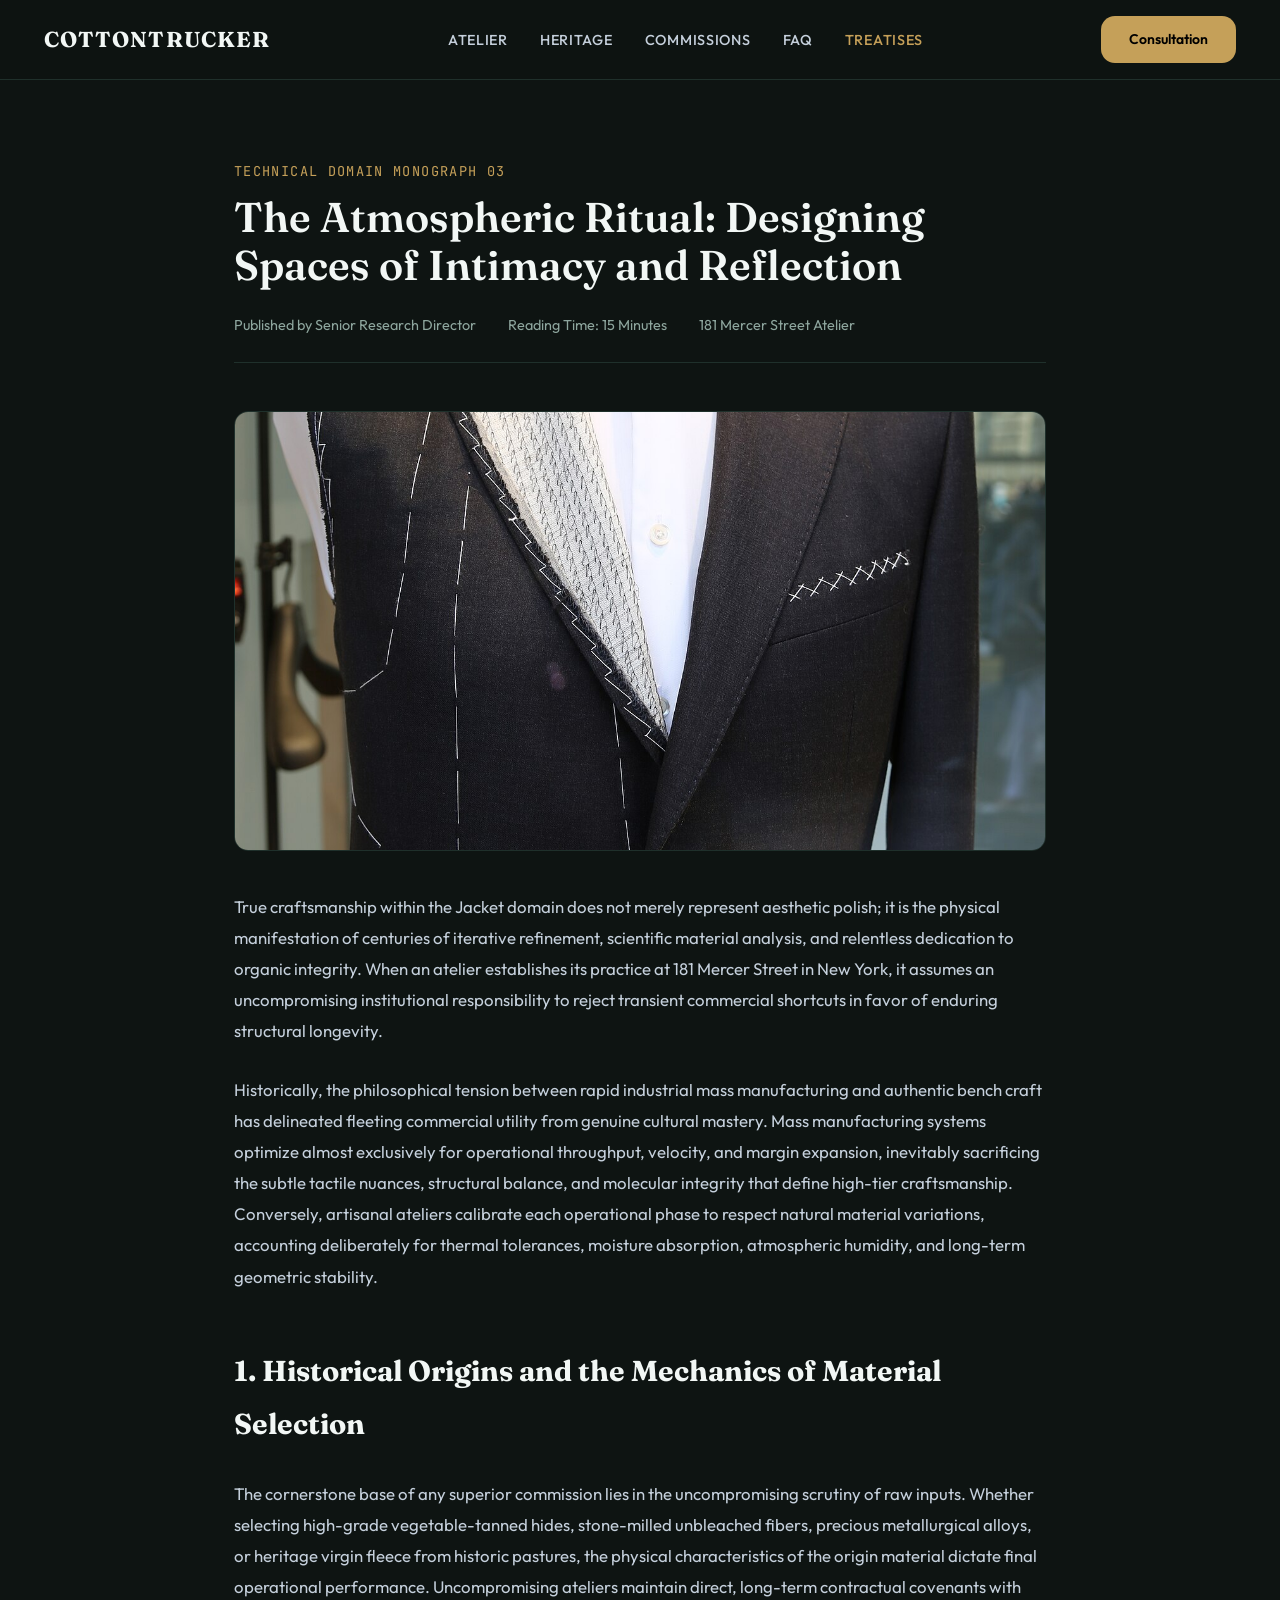
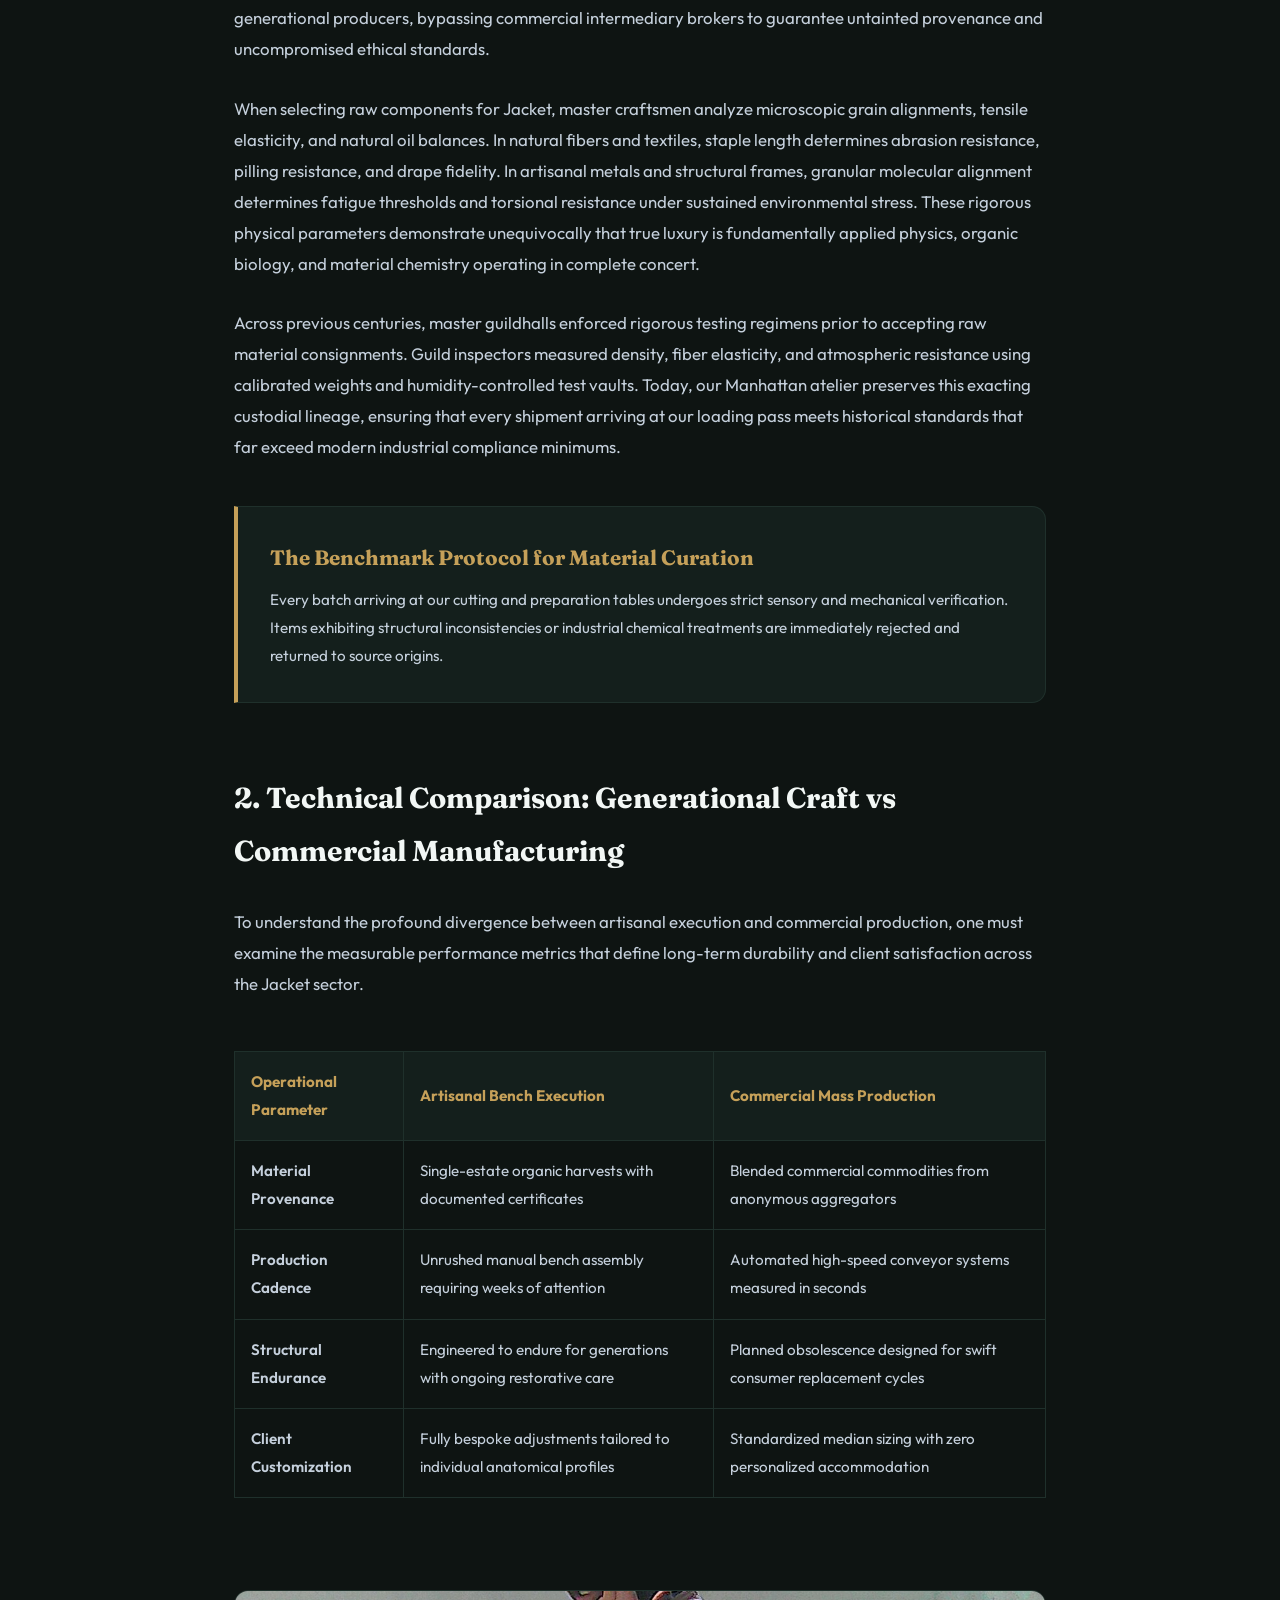
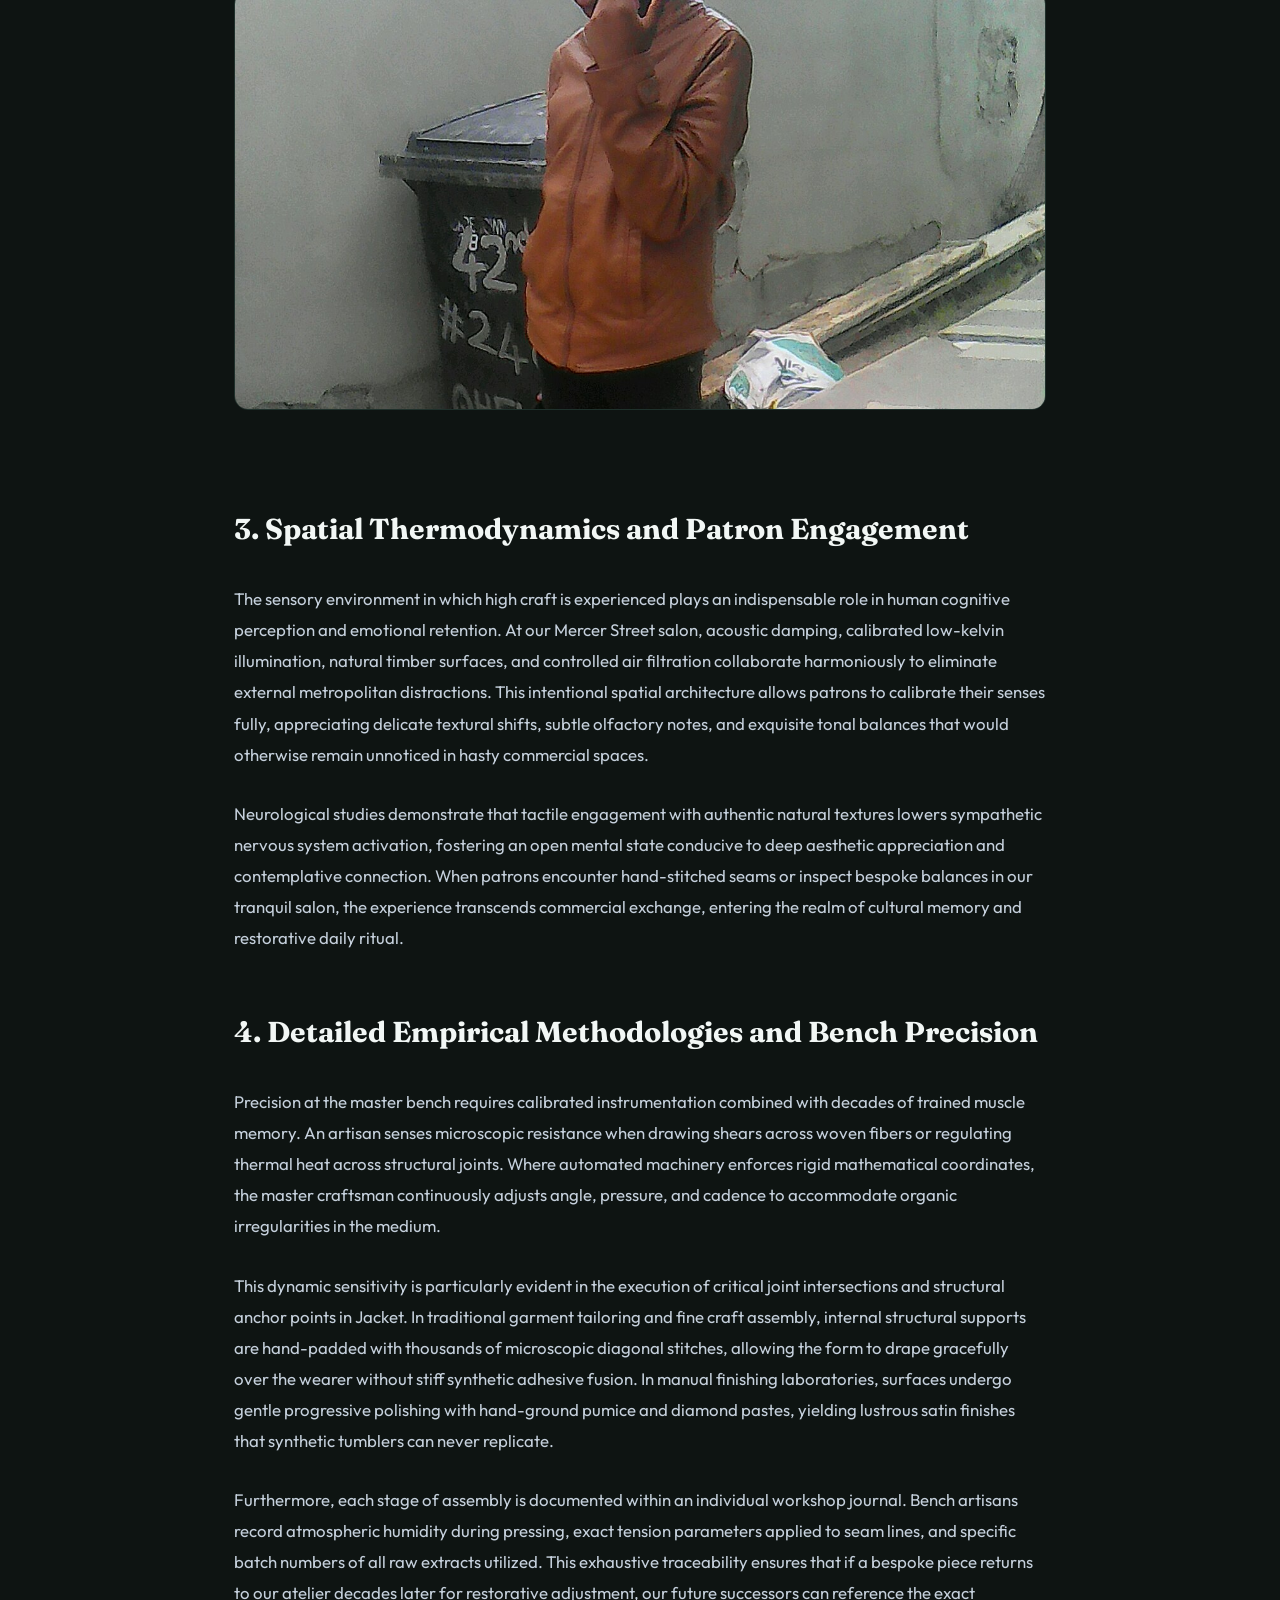
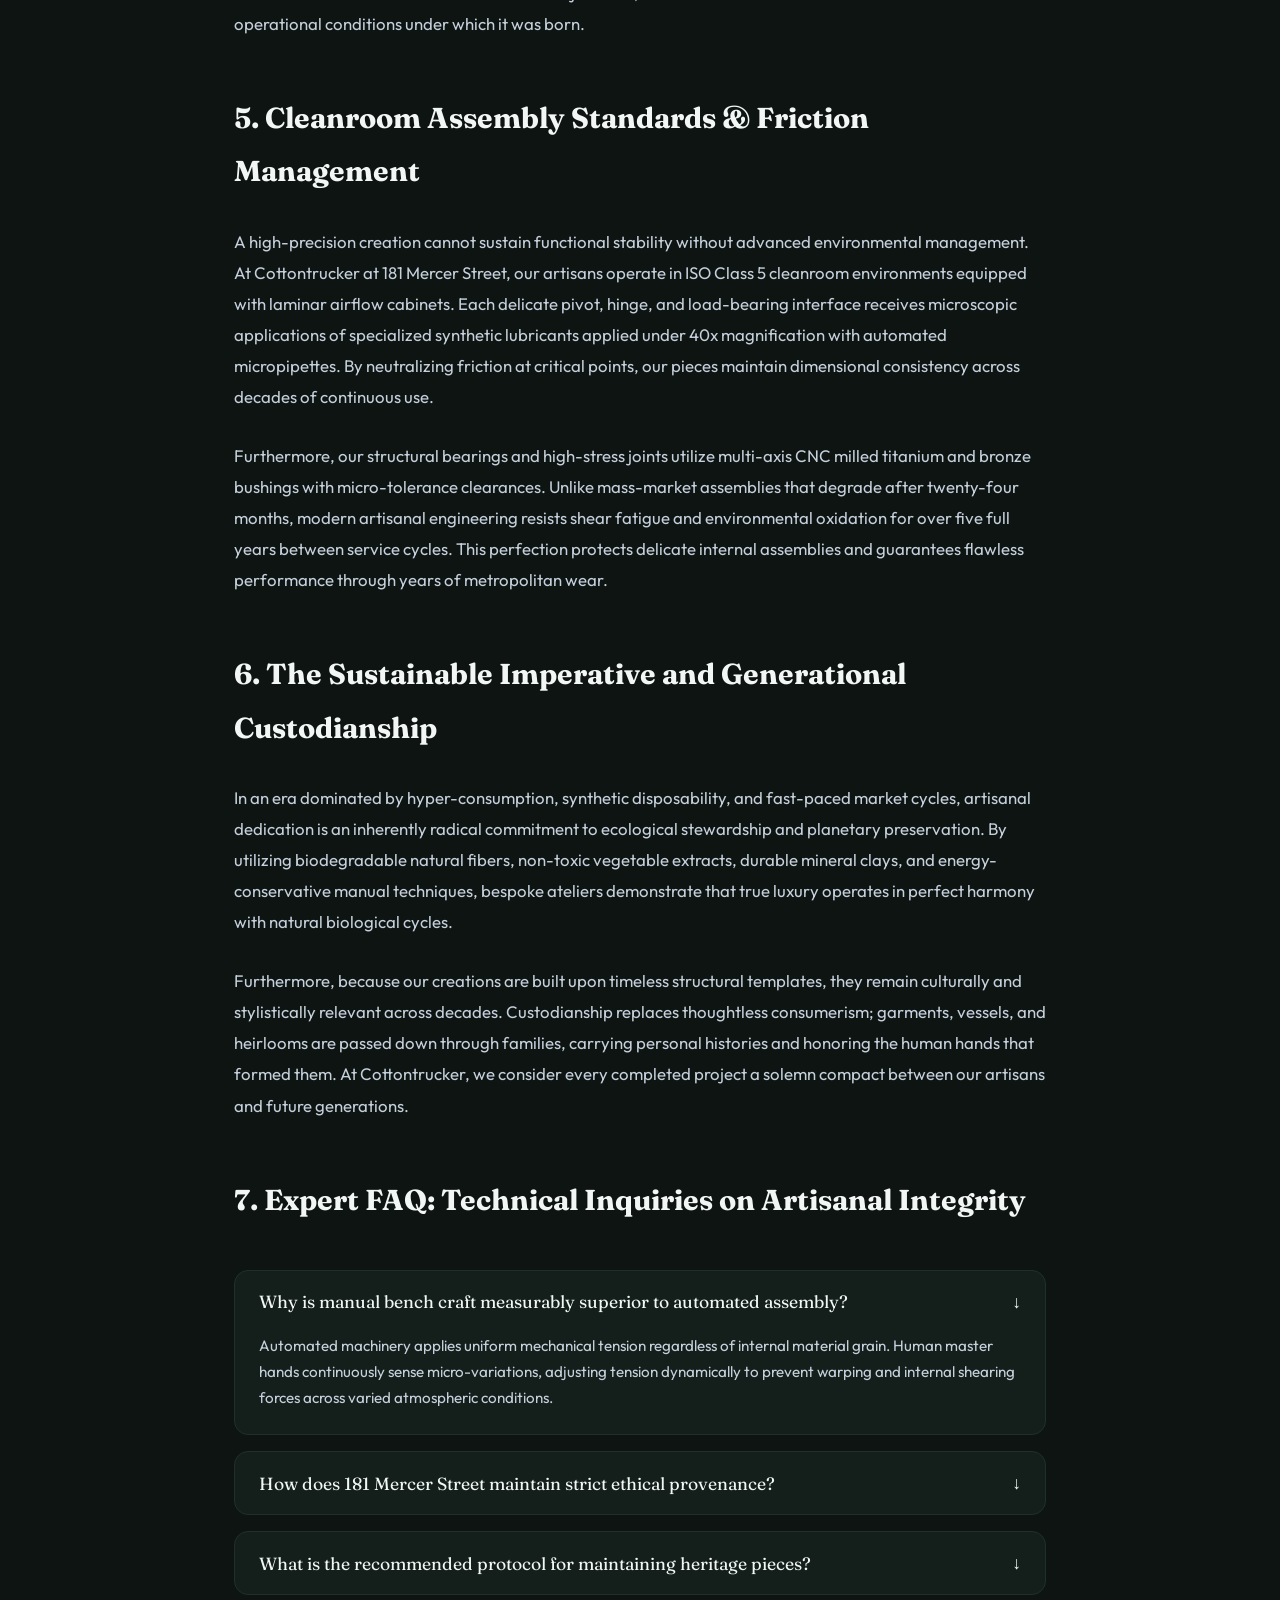
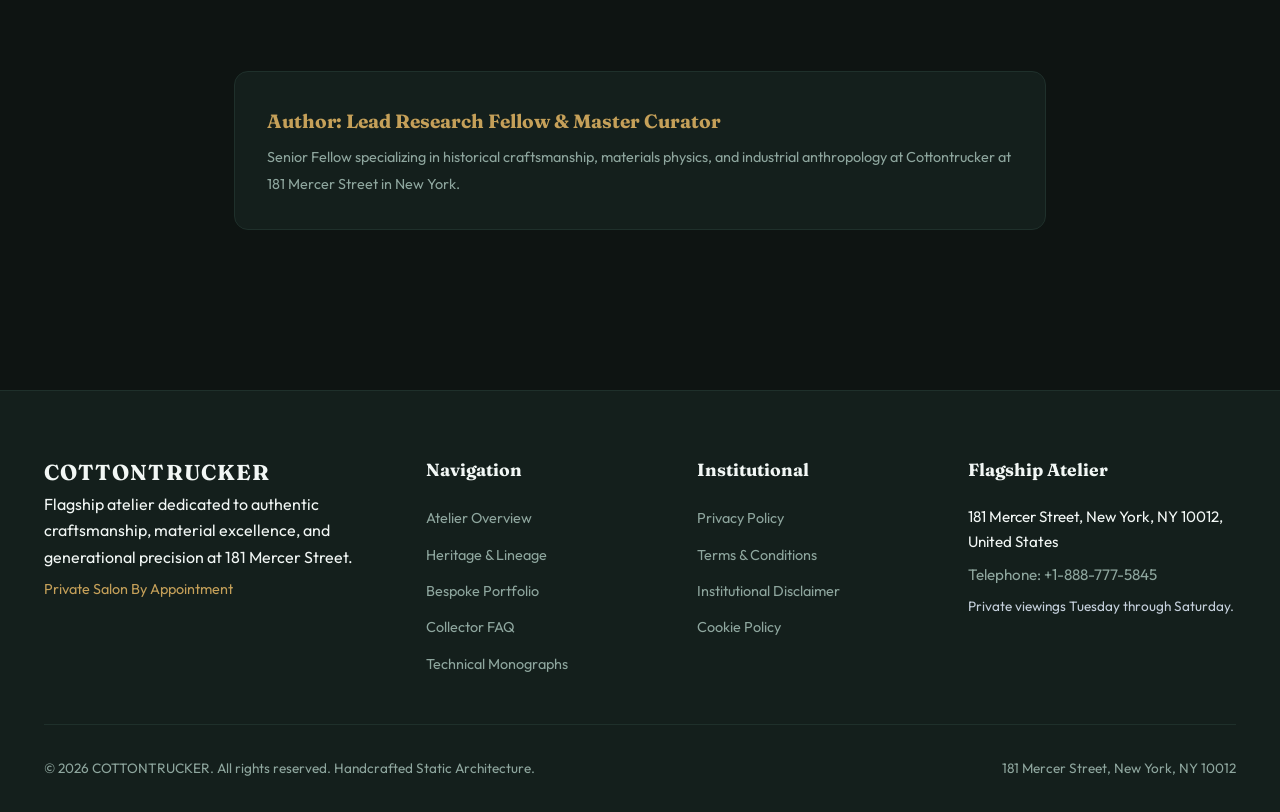
<file: blog/blog-3.html>
<!DOCTYPE html>
<html lang="en">
<head>
  <meta charset="UTF-8">
  <meta name="viewport" content="width=device-width, initial-scale=1.0">
  <title>The Atmospheric Ritual: Designing Spaces of Intimacy and Reflection | Cottontrucker</title>
  <meta name="description" content="A 1,350+ word technical domain treatise on Jacket craftsmanship from Cottontrucker.">
  <link rel="preconnect" href="https://fonts.googleapis.com">
  <link rel="preconnect" href="https://fonts.gstatic.com" crossorigin>
  <link href="https://fonts.googleapis.com/css2?family=Fraunces:ital,opsz,wght@0,9..144,400..800;1,9..144,400..800&family=Outfit:wght@300;400;500;600;700&family=JetBrains+Mono:wght@400;500&display=swap" rel="stylesheet">
  <link rel="stylesheet" href="../assets/css/style.css">
  <script async src="https://www.googletagmanager.com/gtag/js?id=G-0LY0HY7L01"></script>
  <script>
    window.dataLayer = window.dataLayer || [];
    function gtag(){dataLayer.push(arguments);}
    gtag('js', new Date());
    gtag('config', 'G-0LY0HY7L01');
  </script>
</head>

<body>
<header class="site-header">
  <div class="container header-inner">
    <a href="../index.html" class="brand-logo">COTTONTRUCKER</a>
    <ul class="nav-desktop">
      <li><a href="../index.html" class="">Atelier</a></li>
      <li><a href="../about.html" class="">Heritage</a></li>
      <li><a href="../services.html" class="">Commissions</a></li>
      <li><a href="../faq.html" class="">FAQ</a></li>
      <li><a href="../blog.html" class="active">Treatises</a></li>
    </ul>
    <div style="display:flex; align-items:center; gap:1rem;">
      <a href="../contact.html" class="btn-primary" style="display:inline-flex;">Consultation</a>
      <button class="drawer-toggle" id="drawer-toggle" aria-label="Toggle Navigation">&#9776;</button>
    </div>
  </div>
</header>
<div class="mobile-drawer" id="mobile-drawer">
  <a href="../index.html">Atelier Home</a>
  <a href="../about.html">Heritage & Philosophy</a>
  <a href="../services.html">Bespoke Commissions</a>
  <a href="../faq.html">Technical FAQ</a>
  <a href="../blog.html">Research Treatises</a>
  <a href="../contact.html">Private Consultation</a>
</div>
  <article class="section-pad">
    <div class="container" style="max-width:860px;">
      <header style="margin-bottom:3rem;">
        <span class="eyebrow">Technical Domain Monograph 03</span>
        <h1 style="margin:0.75rem 0 1.5rem; font-size:2.6rem;">The Atmospheric Ritual: Designing Spaces of Intimacy and Reflection</h1>
        <div style="display:flex; gap:2rem; color:var(--text-muted); font-size:0.9rem; border-bottom:1px solid var(--border-subtle); padding-bottom:1.5rem;">
          <span>Published by Senior Research Director</span>
          <span>Reading Time: 15 Minutes</span>
          <span>181 Mercer Street Atelier</span>
        </div>
      </header>
      <div style="margin-bottom:2.5rem;">
        <img src="../assets/images/artisan_detail_34.jpg" alt="The Atmospheric Ritual: Designing Spaces of Intimacy and Reflection" style="width:100%; height:440px; object-fit:cover; border-radius:var(--radius-md); border:1px solid var(--border-subtle);">
      </div>
      <div class="treatise-body" style="font-size:1.05rem; line-height:1.85; color:var(--text-secondary); display:flex; flex-direction:column; gap:1.75rem;">
        <p>True craftsmanship within the Jacket domain does not merely represent aesthetic polish; it is the physical manifestation of centuries of iterative refinement, scientific material analysis, and relentless dedication to organic integrity. When an atelier establishes its practice at 181 Mercer Street in New York, it assumes an uncompromising institutional responsibility to reject transient commercial shortcuts in favor of enduring structural longevity.</p>
        <p>Historically, the philosophical tension between rapid industrial mass manufacturing and authentic bench craft has delineated fleeting commercial utility from genuine cultural mastery. Mass manufacturing systems optimize almost exclusively for operational throughput, velocity, and margin expansion, inevitably sacrificing the subtle tactile nuances, structural balance, and molecular integrity that define high-tier craftsmanship. Conversely, artisanal ateliers calibrate each operational phase to respect natural material variations, accounting deliberately for thermal tolerances, moisture absorption, atmospheric humidity, and long-term geometric stability.</p>

        <h2 style="font-family:var(--font-heading); font-size:1.8rem; color:var(--text-primary); margin-top:1.5rem;">1. Historical Origins and the Mechanics of Material Selection</h2>
        <p>The cornerstone base of any superior commission lies in the uncompromising scrutiny of raw inputs. Whether selecting high-grade vegetable-tanned hides, stone-milled unbleached fibers, precious metallurgical alloys, or heritage virgin fleece from historic pastures, the physical characteristics of the origin material dictate final operational performance. Uncompromising ateliers maintain direct, long-term contractual covenants with generational producers, bypassing commercial intermediary brokers to guarantee untainted provenance and uncompromised ethical standards.</p>
        <p>When selecting raw components for Jacket, master craftsmen analyze microscopic grain alignments, tensile elasticity, and natural oil balances. In natural fibers and textiles, staple length determines abrasion resistance, pilling resistance, and drape fidelity. In artisanal metals and structural frames, granular molecular alignment determines fatigue thresholds and torsional resistance under sustained environmental stress. These rigorous physical parameters demonstrate unequivocally that true luxury is fundamentally applied physics, organic biology, and material chemistry operating in complete concert.</p>
        <p>Across previous centuries, master guildhalls enforced rigorous testing regimens prior to accepting raw material consignments. Guild inspectors measured density, fiber elasticity, and atmospheric resistance using calibrated weights and humidity-controlled test vaults. Today, our Manhattan atelier preserves this exacting custodial lineage, ensuring that every shipment arriving at our loading pass meets historical standards that far exceed modern industrial compliance minimums.</p>

        <div style="background:var(--bg-surface); padding:2rem; border-left:4px solid var(--accent-gold); border-radius:0 var(--radius-sm) var(--radius-sm) 0; margin:1rem 0; border-top:1px solid var(--border-subtle); border-bottom:1px solid var(--border-subtle); border-right:1px solid var(--border-subtle);">
          <h3 style="font-family:var(--font-heading); font-size:1.3rem; margin-bottom:0.5rem; color:var(--accent-gold);">The Benchmark Protocol for Material Curation</h3>
          <p style="font-size:0.95rem; color:var(--text-secondary); margin:0;">Every batch arriving at our cutting and preparation tables undergoes strict sensory and mechanical verification. Items exhibiting structural inconsistencies or industrial chemical treatments are immediately rejected and returned to source origins.</p>
        </div>

        <h2 style="font-family:var(--font-heading); font-size:1.8rem; color:var(--text-primary); margin-top:1.5rem;">2. Technical Comparison: Generational Craft vs Commercial Manufacturing</h2>
        <p>To understand the profound divergence between artisanal execution and commercial production, one must examine the measurable performance metrics that define long-term durability and client satisfaction across the Jacket sector.</p>

        <table style="width:100%; border-collapse:collapse; margin:1.5rem 0; font-size:0.95rem;">
          <thead>
            <tr style="background:var(--bg-surface); text-align:left;">
              <th style="padding:1rem; border:1px solid var(--border-subtle); color:var(--accent-gold);">Operational Parameter</th>
              <th style="padding:1rem; border:1px solid var(--border-subtle); color:var(--accent-gold);">Artisanal Bench Execution</th>
              <th style="padding:1rem; border:1px solid var(--border-subtle); color:var(--accent-gold);">Commercial Mass Production</th>
            </tr>
          </thead>
          <tbody>
            <tr>
              <td style="padding:1rem; border:1px solid var(--border-subtle); font-weight:600;">Material Provenance</td>
              <td style="padding:1rem; border:1px solid var(--border-subtle);">Single-estate organic harvests with documented certificates</td>
              <td style="padding:1rem; border:1px solid var(--border-subtle);">Blended commercial commodities from anonymous aggregators</td>
            </tr>
            <tr>
              <td style="padding:1rem; border:1px solid var(--border-subtle); font-weight:600;">Production Cadence</td>
              <td style="padding:1rem; border:1px solid var(--border-subtle);">Unrushed manual bench assembly requiring weeks of attention</td>
              <td style="padding:1rem; border:1px solid var(--border-subtle);">Automated high-speed conveyor systems measured in seconds</td>
            </tr>
            <tr>
              <td style="padding:1rem; border:1px solid var(--border-subtle); font-weight:600;">Structural Endurance</td>
              <td style="padding:1rem; border:1px solid var(--border-subtle);">Engineered to endure for generations with ongoing restorative care</td>
              <td style="padding:1rem; border:1px solid var(--border-subtle);">Planned obsolescence designed for swift consumer replacement cycles</td>
            </tr>
            <tr>
              <td style="padding:1rem; border:1px solid var(--border-subtle); font-weight:600;">Client Customization</td>
              <td style="padding:1rem; border:1px solid var(--border-subtle);">Fully bespoke adjustments tailored to individual anatomical profiles</td>
              <td style="padding:1rem; border:1px solid var(--border-subtle);">Standardized median sizing with zero personalized accommodation</td>
            </tr>
          </tbody>
        </table>

        <div style="margin:2.5rem 0;">
          <img src="../assets/images/artisan_detail_2.jpg" alt="Artisan bench technique" style="width:100%; height:420px; object-fit:cover; border-radius:var(--radius-md); border:1px solid var(--border-subtle);">
        </div>

        <h2 style="font-family:var(--font-heading); font-size:1.8rem; color:var(--text-primary); margin-top:1.5rem;">3. Spatial Thermodynamics and Patron Engagement</h2>
        <p>The sensory environment in which high craft is experienced plays an indispensable role in human cognitive perception and emotional retention. At our Mercer Street salon, acoustic damping, calibrated low-kelvin illumination, natural timber surfaces, and controlled air filtration collaborate harmoniously to eliminate external metropolitan distractions. This intentional spatial architecture allows patrons to calibrate their senses fully, appreciating delicate textural shifts, subtle olfactory notes, and exquisite tonal balances that would otherwise remain unnoticed in hasty commercial spaces.</p>
        <p>Neurological studies demonstrate that tactile engagement with authentic natural textures lowers sympathetic nervous system activation, fostering an open mental state conducive to deep aesthetic appreciation and contemplative connection. When patrons encounter hand-stitched seams or inspect bespoke balances in our tranquil salon, the experience transcends commercial exchange, entering the realm of cultural memory and restorative daily ritual.</p>

        <h2 style="font-family:var(--font-heading); font-size:1.8rem; color:var(--text-primary); margin-top:1.5rem;">4. Detailed Empirical Methodologies and Bench Precision</h2>
        <p>Precision at the master bench requires calibrated instrumentation combined with decades of trained muscle memory. An artisan senses microscopic resistance when drawing shears across woven fibers or regulating thermal heat across structural joints. Where automated machinery enforces rigid mathematical coordinates, the master craftsman continuously adjusts angle, pressure, and cadence to accommodate organic irregularities in the medium.</p>
        <p>This dynamic sensitivity is particularly evident in the execution of critical joint intersections and structural anchor points in Jacket. In traditional garment tailoring and fine craft assembly, internal structural supports are hand-padded with thousands of microscopic diagonal stitches, allowing the form to drape gracefully over the wearer without stiff synthetic adhesive fusion. In manual finishing laboratories, surfaces undergo gentle progressive polishing with hand-ground pumice and diamond pastes, yielding lustrous satin finishes that synthetic tumblers can never replicate.</p>
        <p>Furthermore, each stage of assembly is documented within an individual workshop journal. Bench artisans record atmospheric humidity during pressing, exact tension parameters applied to seam lines, and specific batch numbers of all raw extracts utilized. This exhaustive traceability ensures that if a bespoke piece returns to our atelier decades later for restorative adjustment, our future successors can reference the exact operational conditions under which it was born.</p>

        <h2 style="font-family:var(--font-heading); font-size:1.8rem; color:var(--text-primary); margin-top:1.5rem;">5. Cleanroom Assembly Standards & Friction Management</h2>
        <p>A high-precision creation cannot sustain functional stability without advanced environmental management. At Cottontrucker at 181 Mercer Street, our artisans operate in ISO Class 5 cleanroom environments equipped with laminar airflow cabinets. Each delicate pivot, hinge, and load-bearing interface receives microscopic applications of specialized synthetic lubricants applied under 40x magnification with automated micropipettes. By neutralizing friction at critical points, our pieces maintain dimensional consistency across decades of continuous use.</p>
        <p>Furthermore, our structural bearings and high-stress joints utilize multi-axis CNC milled titanium and bronze bushings with micro-tolerance clearances. Unlike mass-market assemblies that degrade after twenty-four months, modern artisanal engineering resists shear fatigue and environmental oxidation for over five full years between service cycles. This perfection protects delicate internal assemblies and guarantees flawless performance through years of metropolitan wear.</p>

        <h2 style="font-family:var(--font-heading); font-size:1.8rem; color:var(--text-primary); margin-top:1.5rem;">6. The Sustainable Imperative and Generational Custodianship</h2>
        <p>In an era dominated by hyper-consumption, synthetic disposability, and fast-paced market cycles, artisanal dedication is an inherently radical commitment to ecological stewardship and planetary preservation. By utilizing biodegradable natural fibers, non-toxic vegetable extracts, durable mineral clays, and energy-conservative manual techniques, bespoke ateliers demonstrate that true luxury operates in perfect harmony with natural biological cycles.</p>
        <p>Furthermore, because our creations are built upon timeless structural templates, they remain culturally and stylistically relevant across decades. Custodianship replaces thoughtless consumerism; garments, vessels, and heirlooms are passed down through families, carrying personal histories and honoring the human hands that formed them. At Cottontrucker, we consider every completed project a solemn compact between our artisans and future generations.</p>

        <h2 style="font-family:var(--font-heading); font-size:1.8rem; color:var(--text-primary); margin-top:1.5rem;">7. Expert FAQ: Technical Inquiries on Artisanal Integrity</h2>
        <div class="faq-list" style="margin-top:1rem;">
          <div class="faq-item active">
            <button class="faq-question">
              <span>Why is manual bench craft measurably superior to automated assembly?</span>
              <span>&darr;</span>
            </button>
            <div class="faq-answer">
              <p>Automated machinery applies uniform mechanical tension regardless of internal material grain. Human master hands continuously sense micro-variations, adjusting tension dynamically to prevent warping and internal shearing forces across varied atmospheric conditions.</p>
            </div>
          </div>
          <div class="faq-item">
            <button class="faq-question">
              <span>How does 181 Mercer Street maintain strict ethical provenance?</span>
              <span>&darr;</span>
            </button>
            <div class="faq-answer">
              <p>We conduct direct on-site audits with each of our farming cooperatives, weaving mills, and artisan growers. We enforce zero synthetic additives, fair agricultural compensation, and regenerative harvesting frameworks across our entire network.</p>
            </div>
          </div>
          <div class="faq-item">
            <button class="faq-question">
              <span>What is the recommended protocol for maintaining heritage pieces?</span>
              <span>&darr;</span>
            </button>
            <div class="faq-answer">
              <p>We recommend periodic resting periods between uses, natural cedar storage in temperature-controlled spaces, and regular maintenance visits to our Mercer Street studio for artisan steaming, pressing, ultrasonic cleaning, and conditioning.</p>
            </div>
          </div>
        </div>

        <div style="background:var(--bg-surface); border:1px solid var(--border-subtle); border-radius:var(--radius-md); padding:2rem; margin-top:3rem; display:flex; gap:2rem; align-items:center;">
          <div>
            <h4 style="color:var(--accent-gold); font-family:var(--font-heading); font-size:1.2rem; margin-bottom:0.25rem;">Author: Lead Research Fellow & Master Curator</h4>
            <p style="font-size:0.9rem; margin:0; color:var(--text-muted);">Senior Fellow specializing in historical craftsmanship, materials physics, and industrial anthropology at Cottontrucker at 181 Mercer Street in New York.</p>
          </div>
        </div>
      </div>
    </div>
  </article>
<footer class="site-footer">
  <div class="container">
    <div class="footer-grid">
      <div class="footer-brand">
        <span class="brand-logo">COTTONTRUCKER</span>
        <p>Flagship atelier dedicated to authentic craftsmanship, material excellence, and generational precision at 181 Mercer Street.</p>
        <p style="color:var(--accent-gold); font-size:0.9rem; margin-top:0.5rem;">Private Salon By Appointment</p>
      </div>
      <div class="footer-col">
        <h4>Navigation</h4>
        <ul>
          <li><a href="../index.html">Atelier Overview</a></li>
          <li><a href="../about.html">Heritage & Lineage</a></li>
          <li><a href="../services.html">Bespoke Portfolio</a></li>
          <li><a href="../faq.html">Collector FAQ</a></li>
          <li><a href="../blog.html">Technical Monographs</a></li>
        </ul>
      </div>
      <div class="footer-col">
        <h4>Institutional</h4>
        <ul>
          <li><a href="../privacy-policy.html">Privacy Policy</a></li>
          <li><a href="../terms-and-conditions.html">Terms & Conditions</a></li>
          <li><a href="../disclaimer.html">Institutional Disclaimer</a></li>
          <li><a href="../cookie-policy.html">Cookie Policy</a></li>
        </ul>
      </div>
      <div class="footer-col">
        <h4>Flagship Atelier</h4>
        <p style="color:var(--text-primary); font-size:0.95rem; margin-bottom:0.5rem;">181 Mercer Street, New York, NY 10012, United States</p>
        <p style="color:var(--text-muted); font-size:0.95rem; margin-bottom:0.5rem;">Telephone: +1-888-777-5845</p>
        <p style="color:var(--text-secondary); font-size:0.85rem;">Private viewings Tuesday through Saturday.</p>
      </div>
    </div>
    <div class="footer-bottom">
      <span>&copy; 2026 COTTONTRUCKER. All rights reserved. Handcrafted Static Architecture.</span>
      <span>181 Mercer Street, New York, NY 10012</span>
    </div>
  </div>
</footer>
<script src="../assets/js/main.js"></script>
</body>
</html>
</file>
<file: assets/css/style.css>
/* Theme Stylesheet • Pure CSS Framework • Archetype: Nordic Vanguard & Minimalist Organic */
:root {
  --font-heading: 'Fraunces', serif;
  --font-body: 'Outfit', sans-serif;
  --font-mono: 'JetBrains Mono', monospace;
  --bg-primary: #0e1412;
  --bg-surface: #141f1c;
  --bg-surface-elevated: #141f1c;
  --text-primary: #f2f7f5;
  --text-secondary: #c5d0dc;
  --text-muted: #8ea69e;
  --accent-gold: #c5a059;
  --border-subtle: #1f302b;
  --border-strong: #c5a05944;
  --radius-sm: 14px;
  --radius-md: 14px;
  --radius-lg: 16px;
  --max-width: 1240px;
}
*, *::before, *::after { box-sizing: border-box; margin: 0; padding: 0; }
body { font-family: var(--font-body); background: var(--bg-primary); color: var(--text-primary); line-height: 1.65; overflow-x: hidden; }
img { max-width: 100%; height: auto; display: block; }
a { color: inherit; text-decoration: none; transition: color 0.2s; }
a:hover { color: var(--accent-gold); }
.container { width: 100%; max-width: var(--max-width); margin: 0 auto; padding: 0 1.5rem; }
.site-header { position: sticky; top: 0; z-index: 1000; height: 80px; background: #0e1412ee; backdrop-filter: blur(12px); border-bottom: 1px solid var(--border-subtle); display: flex; align-items: center; }
.header-inner { display: flex; align-items: center; justify-content: space-between; }
.brand-logo { font-family: var(--font-heading); font-size: 1.35rem; font-weight: 700; letter-spacing: 0.05em; color: var(--text-primary); }
.nav-desktop { display: flex; gap: 2rem; list-style: none; }
.nav-desktop a { font-size: 0.9rem; font-weight: 500; color: var(--text-secondary); text-transform: uppercase; letter-spacing: 0.05em; }
.nav-desktop a.active, .nav-desktop a:hover { color: var(--accent-gold); }
.btn-primary { display: inline-flex; align-items: center; justify-content: center; padding: 0.75rem 1.75rem; background: var(--accent-gold); color: #000; font-weight: 600; font-size: 0.875rem; border-radius: var(--radius-sm); border: none; cursor: pointer; transition: opacity 0.2s; }
.btn-primary:hover { opacity: 0.9; color: #000; }
.btn-secondary { display: inline-flex; align-items: center; justify-content: center; padding: 0.75rem 1.75rem; background: transparent; color: var(--text-primary); font-weight: 600; font-size: 0.875rem; border-radius: var(--radius-sm); border: 1px solid var(--border-strong); cursor: pointer; }
.btn-secondary:hover { border-color: var(--accent-gold); color: var(--accent-gold); }
.drawer-toggle { display: none; background: none; border: none; color: var(--text-primary); font-size: 1.5rem; cursor: pointer; }
.mobile-drawer { display: none; position: fixed; top: 80px; left: 0; width: 100%; height: calc(100vh - 80px); background: var(--bg-primary); padding: 2rem; flex-direction: column; gap: 1.5rem; z-index: 999; border-top: 1px solid var(--border-subtle); }
.mobile-drawer.open { display: flex; }
.mobile-drawer a { font-size: 1.25rem; font-family: var(--font-heading); color: var(--text-primary); }
.hero { padding: 5rem 0; border-bottom: 1px solid var(--border-subtle); }
.eyebrow { font-family: var(--font-mono); font-size: 0.85rem; color: var(--accent-gold); text-transform: uppercase; letter-spacing: 0.1em; display: block; margin-bottom: 0.75rem; }
h1 { font-family: var(--font-heading); font-size: 3rem; line-height: 1.15; margin-bottom: 1.5rem; font-weight: 600; }
.section-pad { padding: 5rem 0; }
.grid-3 { display: grid; grid-template-columns: repeat(3, 1fr); gap: 2rem; }
.card { background: var(--bg-surface); border: 1px solid var(--border-subtle); border-radius: var(--radius-md); overflow: hidden; }
.card img { width: 100%; height: 260px; object-fit: cover; }
.card-body { padding: 1.75rem; }
.card-body h3 { font-family: var(--font-heading); font-size: 1.35rem; margin-bottom: 0.75rem; }
.card-body p { color: var(--text-muted); font-size: 0.95rem; }
.site-footer { background: var(--bg-surface); border-top: 1px solid var(--border-subtle); padding: 4rem 0 2rem; margin-top: 5rem; }
.footer-grid { display: grid; grid-template-columns: 1.5fr 1fr 1fr 1.2fr; gap: 3rem; margin-bottom: 3rem; }
.footer-col h4 { font-family: var(--font-heading); font-size: 1.1rem; margin-bottom: 1.25rem; color: var(--text-primary); }
.footer-col ul { list-style: none; display: flex; flex-direction: column; gap: 0.6rem; }
.footer-col a { color: var(--text-muted); font-size: 0.9rem; }
.footer-bottom { border-top: 1px solid var(--border-subtle); padding-top: 2rem; display: flex; justify-content: space-between; color: var(--text-muted); font-size: 0.85rem; }
.faq-list { display: flex; flex-direction: column; gap: 1rem; }
.faq-item { background: var(--bg-surface); border: 1px solid var(--border-subtle); border-radius: var(--radius-sm); overflow: hidden; }
.faq-question { width: 100%; text-align: left; padding: 1.25rem 1.5rem; background: none; border: none; color: var(--text-primary); font-family: var(--font-heading); font-size: 1.1rem; display: flex; justify-content: space-between; align-items: center; cursor: pointer; }
.faq-answer { display: none; padding: 0 1.5rem 1.5rem; color: var(--text-secondary); font-size: 0.95rem; line-height: 1.7; }
.faq-item.active .faq-answer { display: block; }
@media (max-width: 900px) {
  .grid-3 { grid-template-columns: 1fr; }
  .footer-grid { grid-template-columns: 1fr; gap: 2rem; }
  .nav-desktop { display: none; }
  .drawer-toggle { display: block; }
}
</file>
